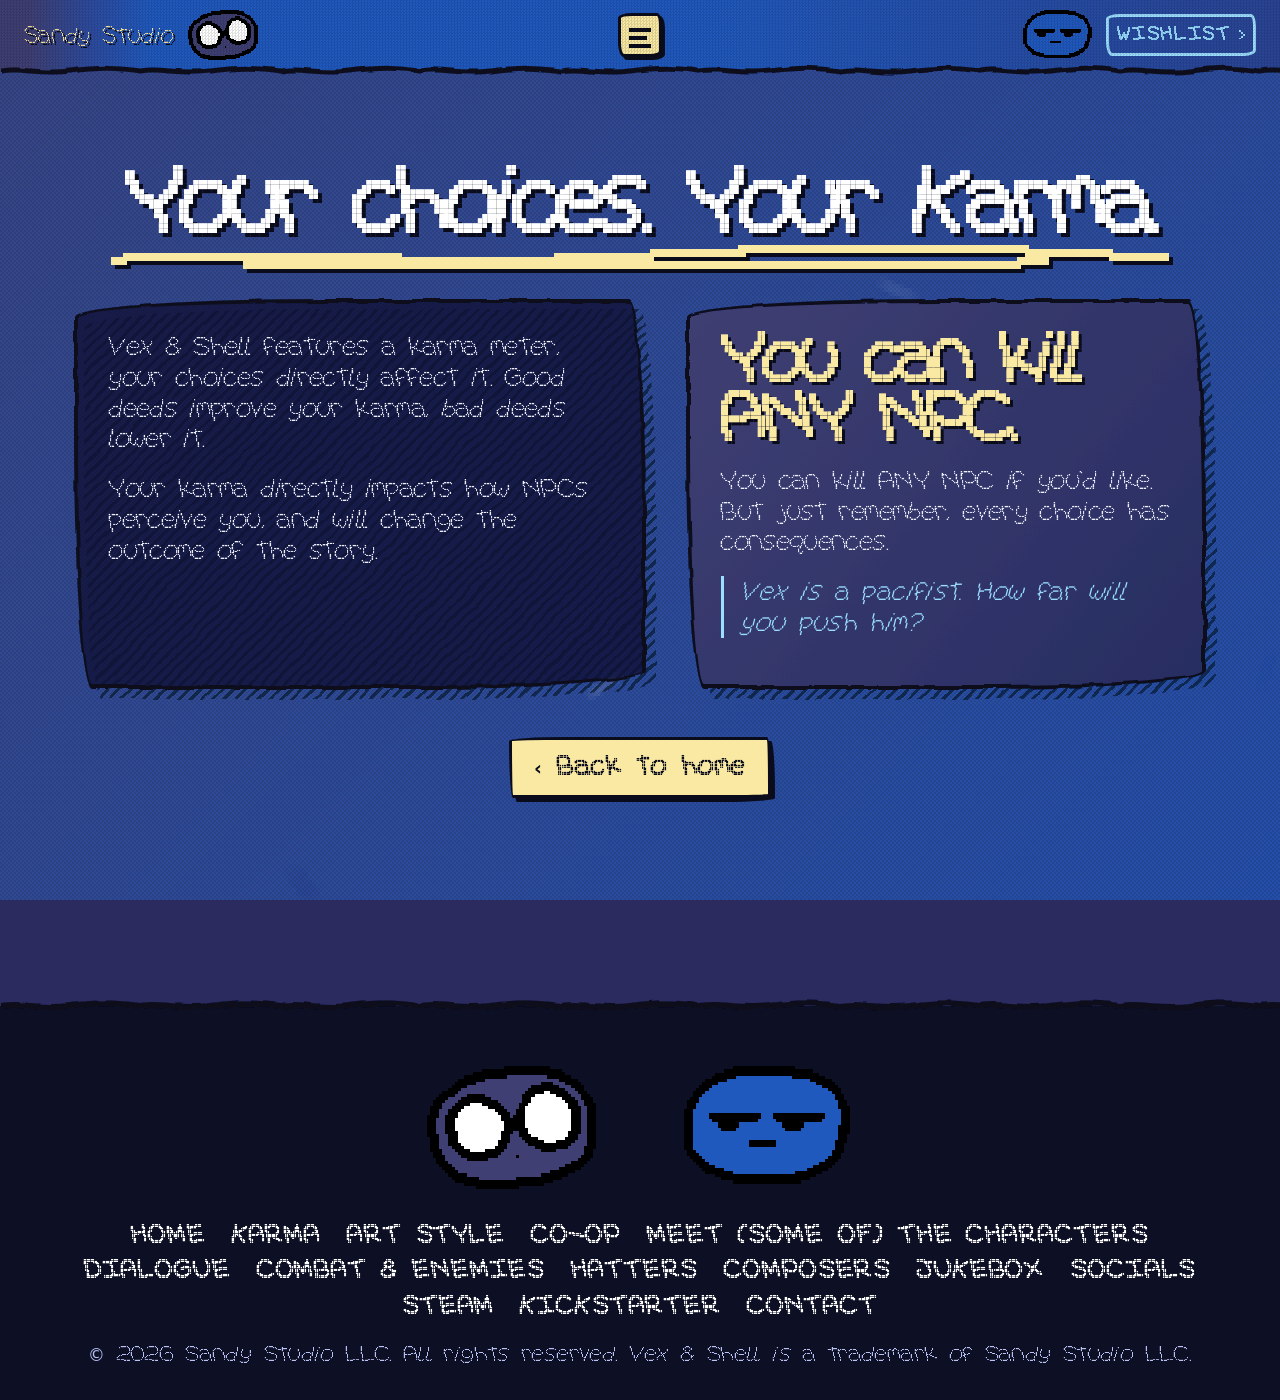
<file: about.html>
<!DOCTYPE html>
<html lang="en"><head><meta charset="UTF-8" /><meta name="viewport" content="width=device-width, initial-scale=1.0" />
<title>Karma — Vex &amp; Shell</title><meta name="description" content="Your choices, your Karma, and the story of Vex and Shell." /><meta name="theme-color" content="#3F3F73" />
<link rel="icon" type="image/webp" href="assets/Sprites/websiteTabLogo.webp" />
<link rel="stylesheet" href="css/styles.css" /><link rel="stylesheet" href="css/showcase.css" /><link rel="stylesheet" href="css/encounters.css" /><link rel="stylesheet" href="css/pages.css" />
<link rel="stylesheet" href="css/refinements.css" /><link rel="stylesheet" href="css/panel-textures.css" /><link rel="stylesheet" href="css/responsive.css" /></head><body class="detail-page" data-boil="0"><svg class="svg-defs" aria-hidden="true" focusable="false">
    <defs>
      <filter id="marker-ink" x="-5%" y="-5%" width="110%" height="110%" color-interpolation-filters="sRGB">
        <feTurbulence type="fractalNoise" baseFrequency="0.018 0.45" numOctaves="2" seed="8" result="grain" />
        <feColorMatrix in="grain" type="matrix" values=".12 0 0 0 0  .12 0 0 0 0  .12 0 0 0 0  0 0 0 0 1" />
        <feComposite in2="SourceAlpha" operator="in" result="strokes" />
        <feBlend in="SourceGraphic" in2="strokes" mode="screen" result="ink" />
        <feTurbulence type="fractalNoise" baseFrequency="0.035" numOctaves="2" seed="2" result="edge" />
        <feDisplacementMap in="ink" in2="edge" scale="5" xChannelSelector="R" yChannelSelector="G" />
      </filter>
      <filter id="rough-0" x="-5%" y="-5%" width="110%" height="110%">
        <feTurbulence type="fractalNoise" baseFrequency="0.035" numOctaves="2" seed="2" result="n" />
        <feDisplacementMap in="SourceGraphic" in2="n" scale="5" xChannelSelector="R" yChannelSelector="G" />
      </filter>
      <filter id="rough-1" x="-5%" y="-5%" width="110%" height="110%">
        <feTurbulence type="fractalNoise" baseFrequency="0.035" numOctaves="2" seed="9" result="n" />
        <feDisplacementMap in="SourceGraphic" in2="n" scale="5" xChannelSelector="R" yChannelSelector="G" />
      </filter>
      <filter id="rough-2" x="-5%" y="-5%" width="110%" height="110%">
        <feTurbulence type="fractalNoise" baseFrequency="0.035" numOctaves="2" seed="17" result="n" />
        <feDisplacementMap in="SourceGraphic" in2="n" scale="5" xChannelSelector="R" yChannelSelector="G" />
      </filter>
    </defs>
  </svg>
<canvas id="sketch-bg" aria-hidden="true"></canvas><div class="dither" aria-hidden="true"></div><a class="skip-link" href="#main-content">Skip to content</a>
<header class="site-header" id="top"><noscript><a href="index.html">Sandy Studio · Home</a></noscript></header><main id="main-content"><section class="section" aria-labelledby="karma-title"><header class="section__head"><h1 class="scribble-title" id="karma-title">Your choices. Your Karma.</h1></header>      <div class="karma-section" id="karma">
        <div class="karma-grid">
          <div class="panel sketch">
            <p id="karma-description"></p>
            <p id="karma-consequences"></p>
          </div>
          <div class="panel sketch karma-choice">
            <h4>You can kill ANY NPC.</h4>
            <p id="karma-freedom"></p>
            <p class="karma-hint" id="karma-vexHint"></p>
          </div>
        </div>
      </div>

</section></main><footer class="site-footer"><noscript>Sandy Studio LLC</noscript></footer>
<script src="js/config.js"></script>
<script src="js/showcase-content.js"></script>
<script src="js/site-chrome.js?v=contact"></script>
<script src="js/background.js"></script>
<script src="js/main.js?v=hatters-ring"></script>
<script src="js/portrait-animation.js"></script>
<script src="js/header-portraits.js"></script>
<script src="js/showcase.js"></script>
</body></html>
</file>
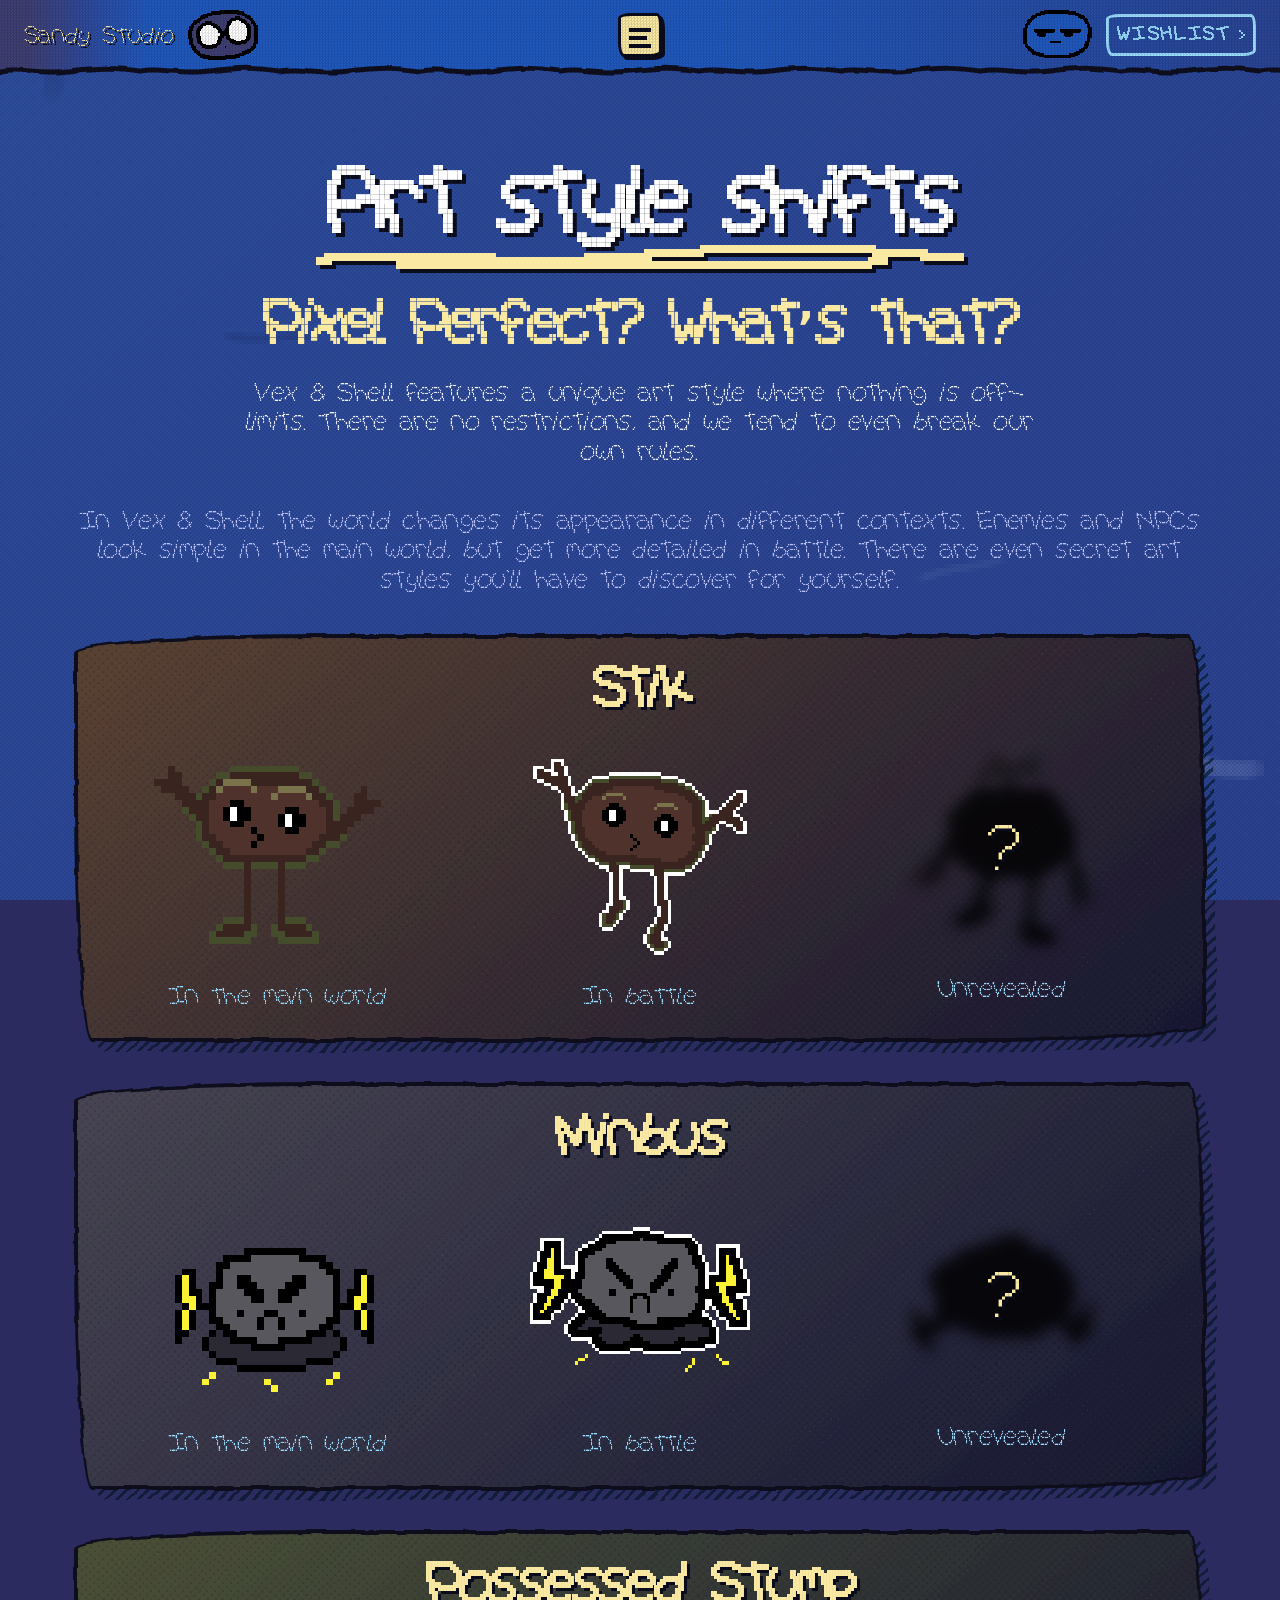
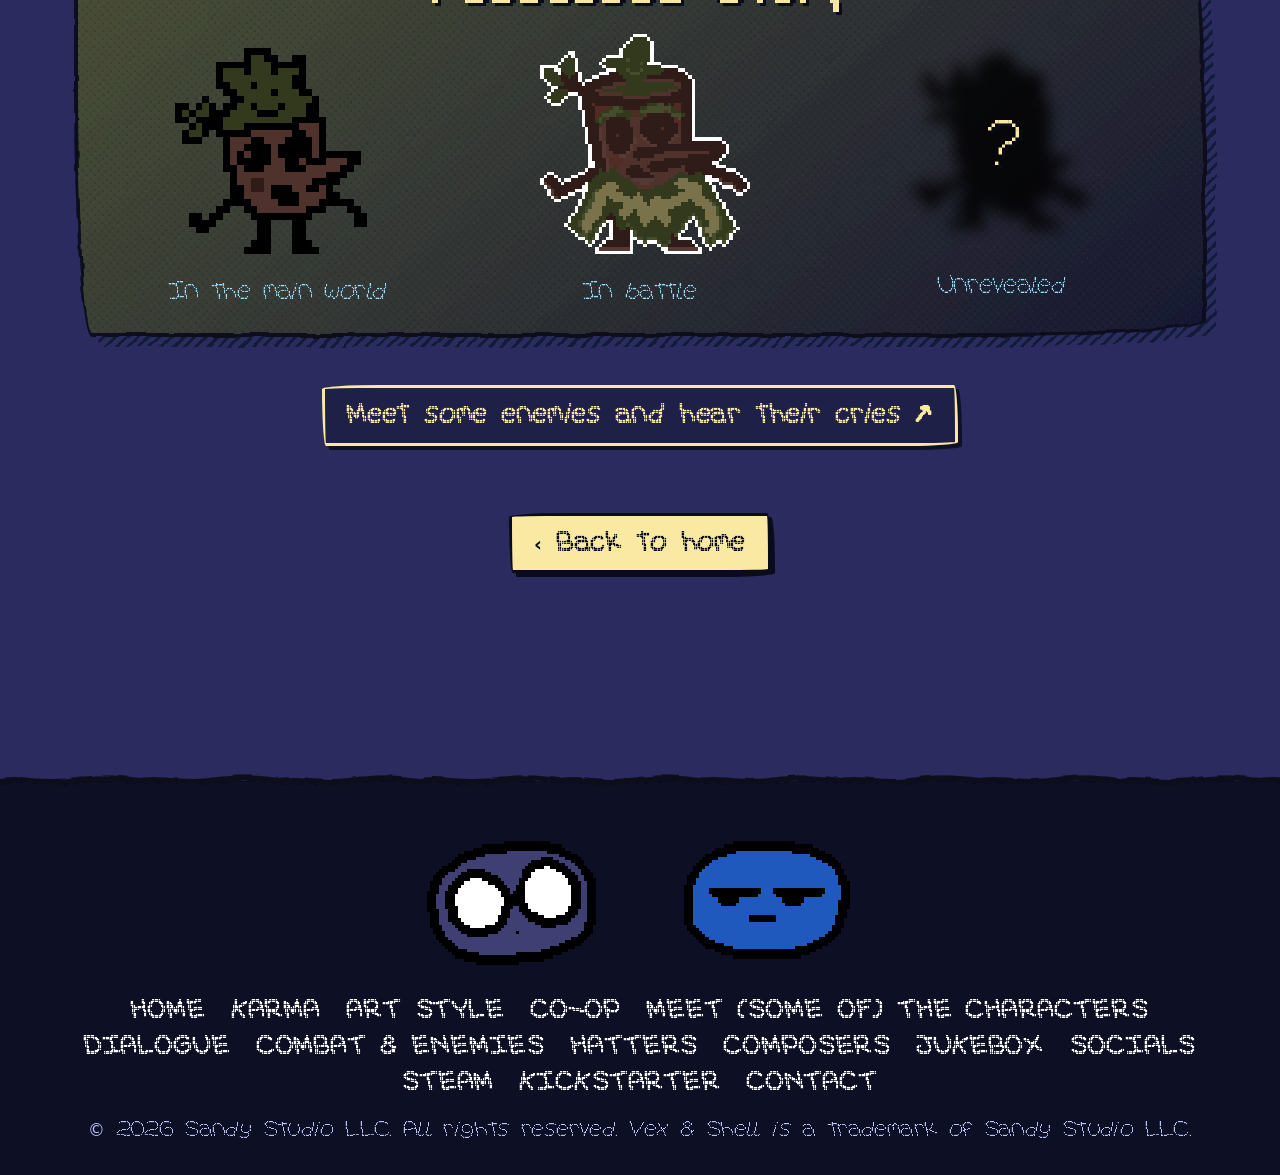
<file: art-style.html>
<!DOCTYPE html>
<html lang="en"><head><meta charset="UTF-8" /><meta name="viewport" content="width=device-width, initial-scale=1.0" />
<title>Art style shifts — Vex &amp; Shell</title><meta name="description" content="Discover the main world, battle sprites, and unrevealed art styles." /><meta name="theme-color" content="#3F3F73" />
<link rel="icon" type="image/webp" href="assets/Sprites/websiteTabLogo.webp" />
<link rel="stylesheet" href="css/styles.css" /><link rel="stylesheet" href="css/showcase.css" /><link rel="stylesheet" href="css/encounters.css" /><link rel="stylesheet" href="css/pages.css" />
<link rel="stylesheet" href="css/refinements.css" /><link rel="stylesheet" href="css/panel-textures.css" /><link rel="stylesheet" href="css/responsive.css" /></head><body class="detail-page" data-boil="0"><svg class="svg-defs" aria-hidden="true" focusable="false">
    <defs>
      <filter id="marker-ink" x="-5%" y="-5%" width="110%" height="110%" color-interpolation-filters="sRGB">
        <feTurbulence type="fractalNoise" baseFrequency="0.018 0.45" numOctaves="2" seed="8" result="grain" />
        <feColorMatrix in="grain" type="matrix" values=".12 0 0 0 0  .12 0 0 0 0  .12 0 0 0 0  0 0 0 0 1" />
        <feComposite in2="SourceAlpha" operator="in" result="strokes" />
        <feBlend in="SourceGraphic" in2="strokes" mode="screen" result="ink" />
        <feTurbulence type="fractalNoise" baseFrequency="0.035" numOctaves="2" seed="2" result="edge" />
        <feDisplacementMap in="ink" in2="edge" scale="5" xChannelSelector="R" yChannelSelector="G" />
      </filter>
      <filter id="rough-0" x="-5%" y="-5%" width="110%" height="110%">
        <feTurbulence type="fractalNoise" baseFrequency="0.035" numOctaves="2" seed="2" result="n" />
        <feDisplacementMap in="SourceGraphic" in2="n" scale="5" xChannelSelector="R" yChannelSelector="G" />
      </filter>
      <filter id="rough-1" x="-5%" y="-5%" width="110%" height="110%">
        <feTurbulence type="fractalNoise" baseFrequency="0.035" numOctaves="2" seed="9" result="n" />
        <feDisplacementMap in="SourceGraphic" in2="n" scale="5" xChannelSelector="R" yChannelSelector="G" />
      </filter>
      <filter id="rough-2" x="-5%" y="-5%" width="110%" height="110%">
        <feTurbulence type="fractalNoise" baseFrequency="0.035" numOctaves="2" seed="17" result="n" />
        <feDisplacementMap in="SourceGraphic" in2="n" scale="5" xChannelSelector="R" yChannelSelector="G" />
      </filter>
    </defs>
  </svg>
<canvas id="sketch-bg" aria-hidden="true"></canvas><div class="dither" aria-hidden="true"></div><a class="skip-link" href="#main-content">Skip to content</a>
<header class="site-header" id="top"><noscript><a href="index.html">Sandy Studio · Home</a></noscript></header><main id="main-content"><section class="section" aria-labelledby="art-style-title"><header class="section__head"><h1 class="scribble-title" id="art-style-title">Art style shifts</h1></header><div class="art-manifesto"><h2>Pixel Perfect? What’s that?</h2><p>Vex &amp; Shell features a unique art style where nothing is off-limits. There are no restrictions, and we tend to even break our own rules.</p></div><p class="showcase-intro" data-art-description></p><div class="style-roster" id="style-roster"></div><p class="section-link"><a class="btn btn--ghost" href="combat.html#enemies">Meet some enemies and hear their cries ↗</a></p></section></main><footer class="site-footer"><noscript>Sandy Studio LLC</noscript></footer>
<script src="js/config.js"></script>
<script src="js/showcase-content.js"></script>
<script src="js/site-chrome.js?v=contact"></script>
<script src="js/background.js"></script>
<script src="js/main.js?v=hatters-ring"></script>
<script src="js/portrait-animation.js"></script>
<script src="js/header-portraits.js"></script>
<script src="js/art-style.js"></script>

</body></html>
</file>
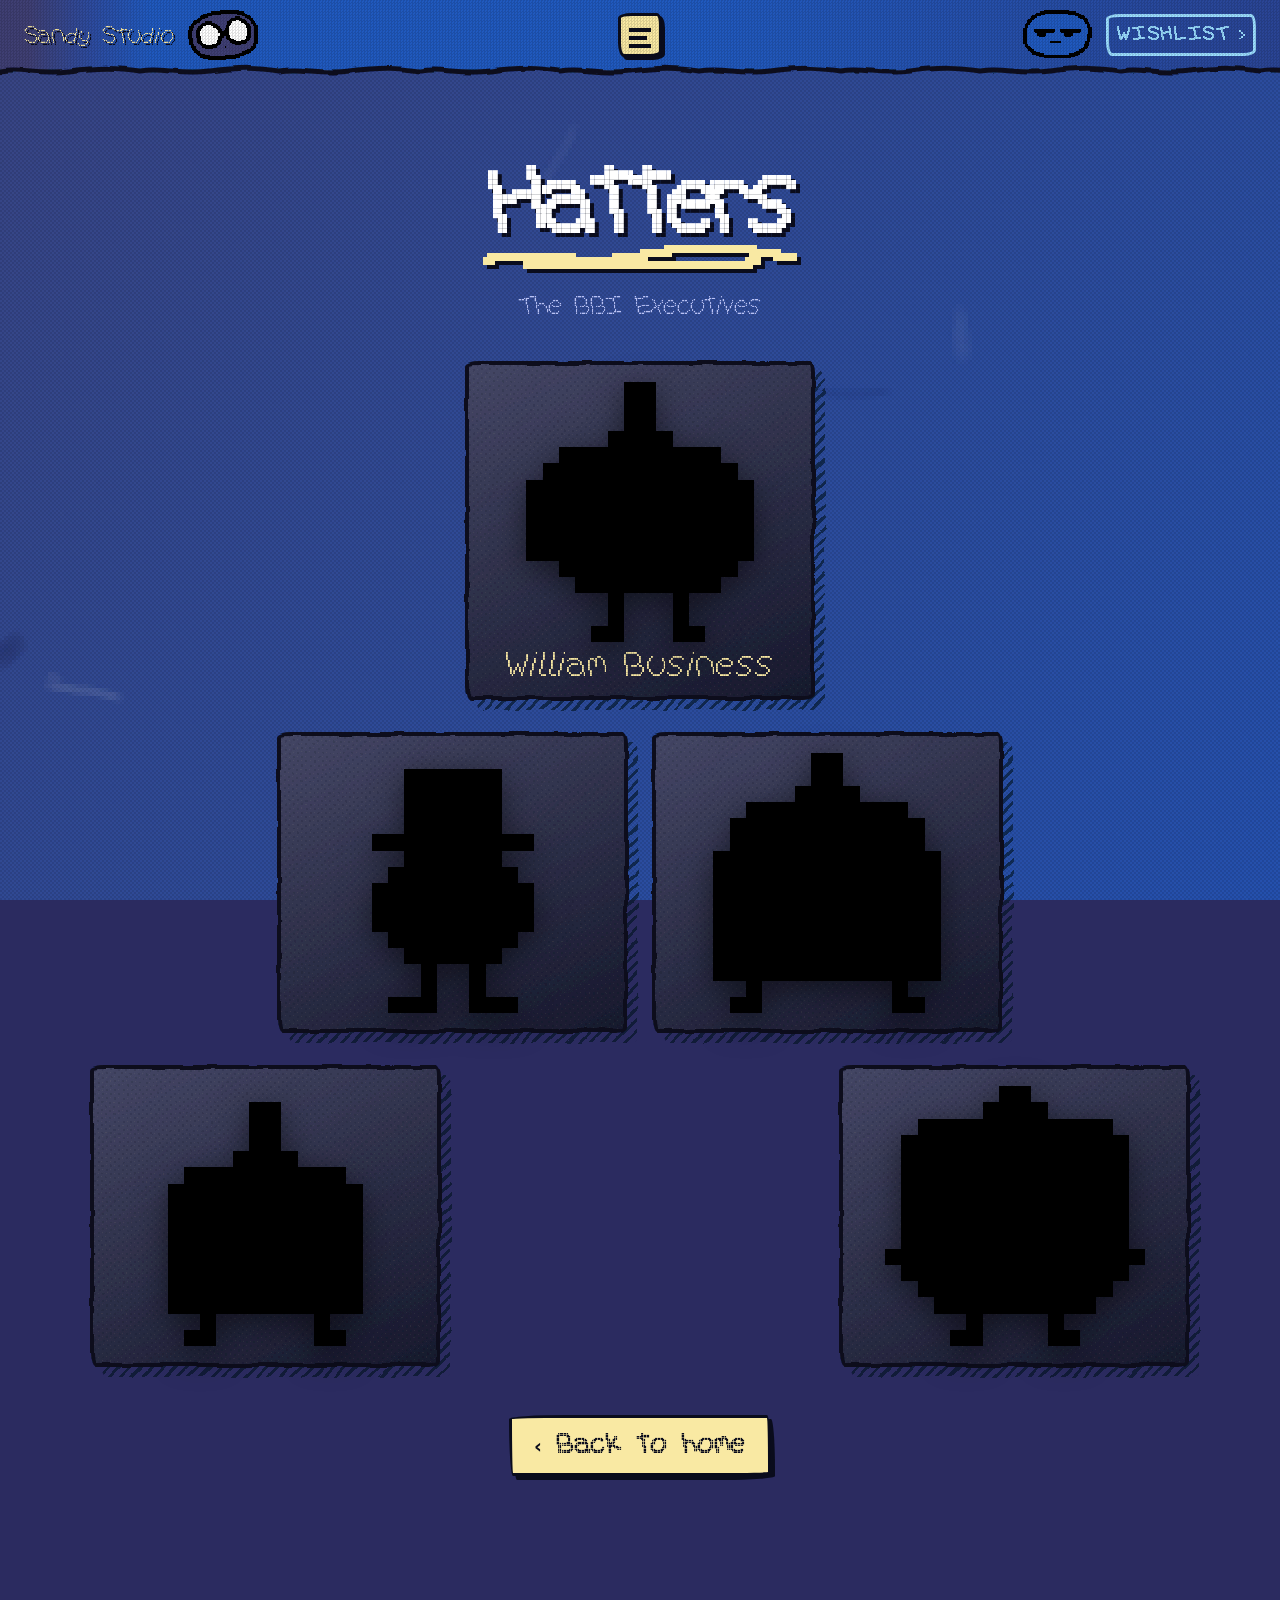
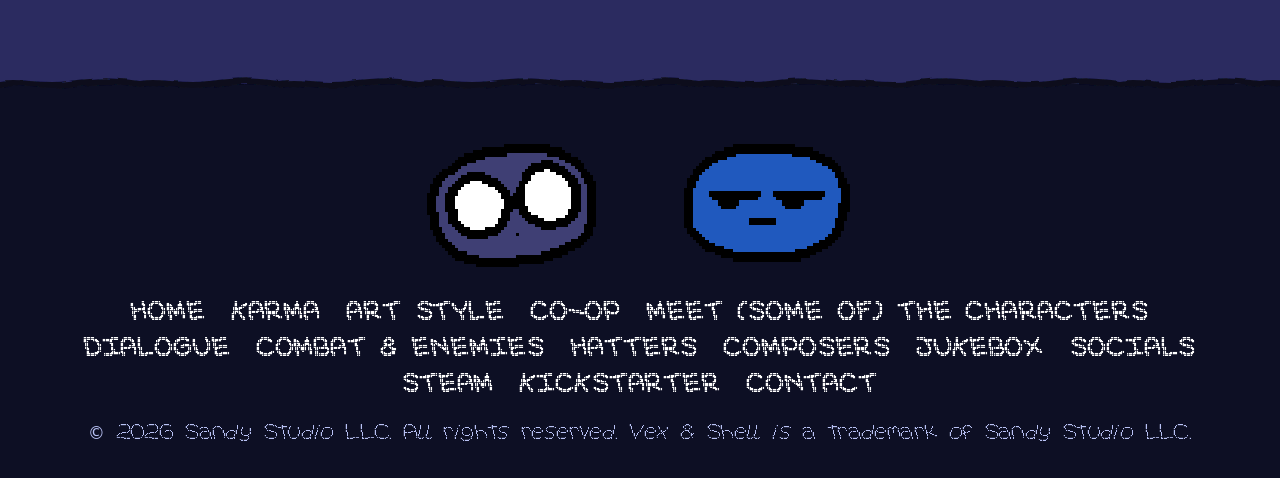
<file: bbi.html>
<!DOCTYPE html>
<html lang="en"><head><meta charset="UTF-8" /><meta name="viewport" content="width=device-width, initial-scale=1.0" />
<title>Hatters — Vex &amp; Shell</title><meta name="description" content="The Hatters and William Business, with their appearances still concealed." /><meta name="theme-color" content="#3F3F73" />
<link rel="icon" type="image/webp" href="assets/Sprites/websiteTabLogo.webp" />
<link rel="stylesheet" href="css/styles.css" /><link rel="stylesheet" href="css/showcase.css" /><link rel="stylesheet" href="css/encounters.css" /><link rel="stylesheet" href="css/pages.css" />
<link rel="stylesheet" href="css/refinements.css" /><link rel="stylesheet" href="css/bbi.css" /><link rel="stylesheet" href="css/panel-textures.css" /><link rel="stylesheet" href="css/responsive.css" /></head><body class="detail-page bbi-page" data-boil="0"><svg class="svg-defs" aria-hidden="true" focusable="false">
    <defs>
      <filter id="marker-ink" x="-5%" y="-5%" width="110%" height="110%" color-interpolation-filters="sRGB">
        <feTurbulence type="fractalNoise" baseFrequency="0.018 0.45" numOctaves="2" seed="8" result="grain" />
        <feColorMatrix in="grain" type="matrix" values=".12 0 0 0 0  .12 0 0 0 0  .12 0 0 0 0  0 0 0 0 1" />
        <feComposite in2="SourceAlpha" operator="in" result="strokes" />
        <feBlend in="SourceGraphic" in2="strokes" mode="screen" result="ink" />
        <feTurbulence type="fractalNoise" baseFrequency="0.035" numOctaves="2" seed="2" result="edge" />
        <feDisplacementMap in="ink" in2="edge" scale="5" xChannelSelector="R" yChannelSelector="G" />
      </filter>
      <filter id="rough-0" x="-5%" y="-5%" width="110%" height="110%">
        <feTurbulence type="fractalNoise" baseFrequency="0.035" numOctaves="2" seed="2" result="n" />
        <feDisplacementMap in="SourceGraphic" in2="n" scale="5" xChannelSelector="R" yChannelSelector="G" />
      </filter>
      <filter id="rough-1" x="-5%" y="-5%" width="110%" height="110%">
        <feTurbulence type="fractalNoise" baseFrequency="0.035" numOctaves="2" seed="9" result="n" />
        <feDisplacementMap in="SourceGraphic" in2="n" scale="5" xChannelSelector="R" yChannelSelector="G" />
      </filter>
      <filter id="rough-2" x="-5%" y="-5%" width="110%" height="110%">
        <feTurbulence type="fractalNoise" baseFrequency="0.035" numOctaves="2" seed="17" result="n" />
        <feDisplacementMap in="SourceGraphic" in2="n" scale="5" xChannelSelector="R" yChannelSelector="G" />
      </filter>
    </defs>
  </svg>
<canvas id="sketch-bg" aria-hidden="true"></canvas><div class="dither" aria-hidden="true"></div><a class="skip-link" href="#main-content">Skip to content</a>
<header class="site-header" id="top"><noscript><a href="index.html">Sandy Studio · Home</a></noscript></header><main id="main-content"><section class="section" id="bbi" aria-labelledby="bbi-title">
  <header class="section__head"><h1 class="scribble-title" id="bbi-title">Hatters</h1></header>
  <p class="showcase-intro">The BBI Executives</p>
  <ol class="hatter-pyramid" id="hatter-roster" aria-label="The BBI hierarchy"></ol>
</section></main><footer class="site-footer"><noscript>Sandy Studio LLC</noscript></footer>
<script src="js/config.js"></script><script src="js/showcase-content.js"></script><script src="js/site-chrome.js?v=contact"></script><script src="js/background.js"></script><script src="js/main.js?v=hatters-ring"></script><script src="js/portrait-animation.js"></script>
<script src="js/header-portraits.js"></script><script src="js/bbi.js"></script>
</body></html>
</file>
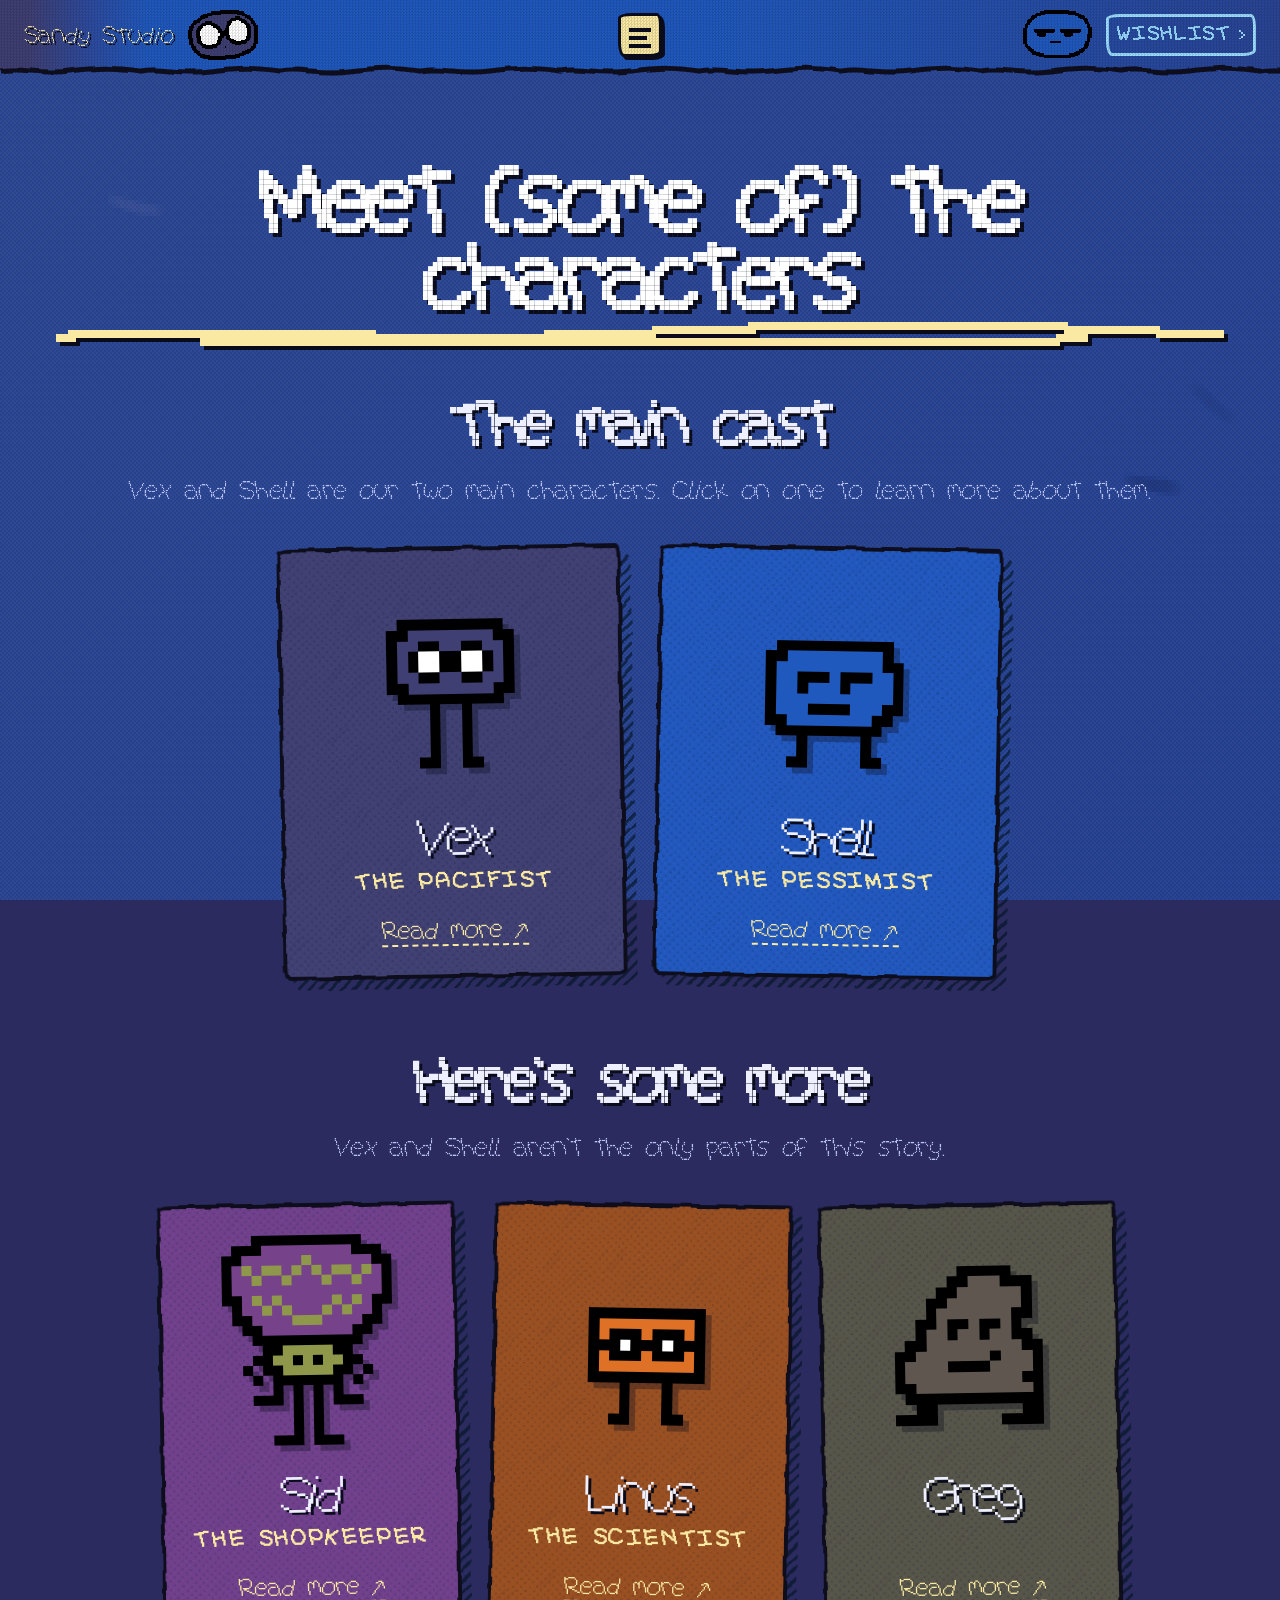
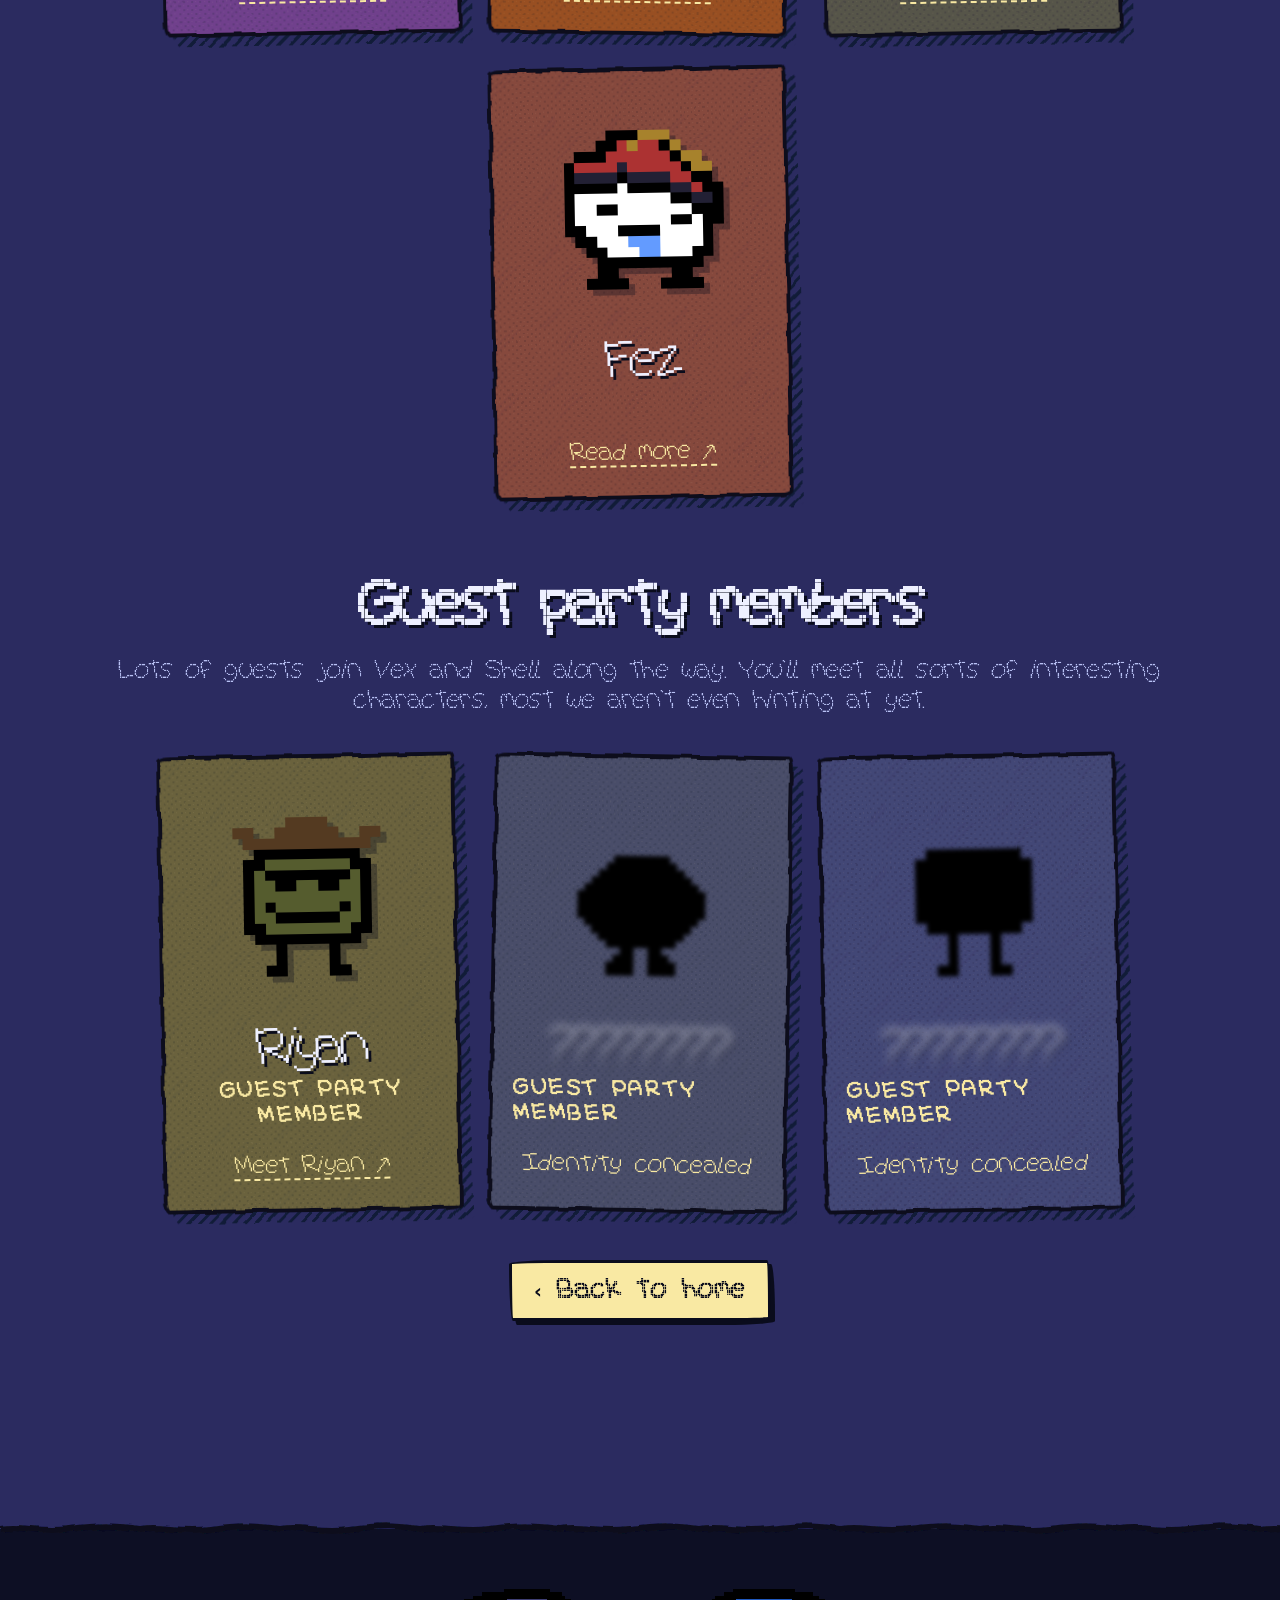
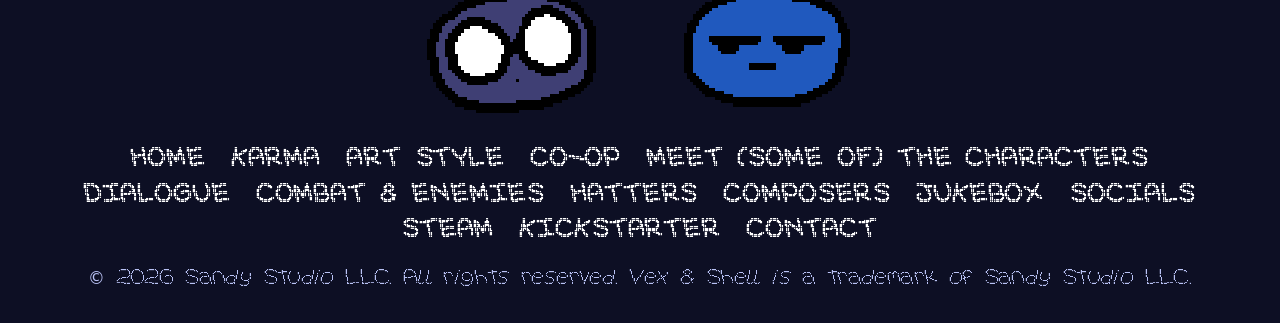
<file: characters.html>
<!DOCTYPE html>
<html lang="en"><head><meta charset="UTF-8" /><meta name="viewport" content="width=device-width, initial-scale=1.0" />
<title>Characters — Vex &amp; Shell</title><meta name="description" content="Meet (some of) the characters of Vex and Shell." /><meta name="theme-color" content="#3F3F73" />
<link rel="icon" type="image/webp" href="assets/Sprites/websiteTabLogo.webp" />
<link rel="stylesheet" href="css/styles.css" /><link rel="stylesheet" href="css/showcase.css" /><link rel="stylesheet" href="css/encounters.css" /><link rel="stylesheet" href="css/pages.css" />
<link rel="stylesheet" href="css/refinements.css" /><link rel="stylesheet" href="css/panel-textures.css" /><link rel="stylesheet" href="css/responsive.css" /></head><body class="detail-page" data-boil="0"><svg class="svg-defs" aria-hidden="true" focusable="false">
    <defs>
      <filter id="marker-ink" x="-5%" y="-5%" width="110%" height="110%" color-interpolation-filters="sRGB">
        <feTurbulence type="fractalNoise" baseFrequency="0.018 0.45" numOctaves="2" seed="8" result="grain" />
        <feColorMatrix in="grain" type="matrix" values=".12 0 0 0 0  .12 0 0 0 0  .12 0 0 0 0  0 0 0 0 1" />
        <feComposite in2="SourceAlpha" operator="in" result="strokes" />
        <feBlend in="SourceGraphic" in2="strokes" mode="screen" result="ink" />
        <feTurbulence type="fractalNoise" baseFrequency="0.035" numOctaves="2" seed="2" result="edge" />
        <feDisplacementMap in="ink" in2="edge" scale="5" xChannelSelector="R" yChannelSelector="G" />
      </filter>
      <filter id="rough-0" x="-5%" y="-5%" width="110%" height="110%">
        <feTurbulence type="fractalNoise" baseFrequency="0.035" numOctaves="2" seed="2" result="n" />
        <feDisplacementMap in="SourceGraphic" in2="n" scale="5" xChannelSelector="R" yChannelSelector="G" />
      </filter>
      <filter id="rough-1" x="-5%" y="-5%" width="110%" height="110%">
        <feTurbulence type="fractalNoise" baseFrequency="0.035" numOctaves="2" seed="9" result="n" />
        <feDisplacementMap in="SourceGraphic" in2="n" scale="5" xChannelSelector="R" yChannelSelector="G" />
      </filter>
      <filter id="rough-2" x="-5%" y="-5%" width="110%" height="110%">
        <feTurbulence type="fractalNoise" baseFrequency="0.035" numOctaves="2" seed="17" result="n" />
        <feDisplacementMap in="SourceGraphic" in2="n" scale="5" xChannelSelector="R" yChannelSelector="G" />
      </filter>
    </defs>
  </svg>
<canvas id="sketch-bg" aria-hidden="true"></canvas><div class="dither" aria-hidden="true"></div><a class="skip-link" href="#main-content">Skip to content</a>
<header class="site-header" id="top"><noscript><a href="index.html">Sandy Studio · Home</a></noscript></header><main id="main-content"><section class="section" id="characters" aria-labelledby="characters-title">
      <header class="section__head">
        <h1 id="characters-title" class="scribble-title">Meet (some of) the characters</h1>
      </header>
      <h2 class="subhead">The main cast</h2><p class="showcase-intro">Vex and Shell are our two main characters. Click on one to learn more about them.</p><div class="character-roster character-roster--main" id="main-character-roster"></div><h2 class="subhead">Here's some more</h2><p class="showcase-intro">Vex and Shell aren't the only parts of this story.</p>
      <div class="character-roster" id="character-roster"></div>
      <h2 class="subhead">Guest party members</h2>
      <p class="showcase-intro">Lots of guests join Vex and Shell along the way. You'll meet all sorts of interesting characters, most we aren't even hinting at yet.</p>
      <div class="character-roster" id="guest-roster"></div>
      <noscript><p>Enable JavaScript to explore the characters.</p></noscript>
    </section><dialog class="character-dialog" id="character-dialog" aria-labelledby="character-name">
      <div class="character-dialog__sheet">
        <div class="character-dialog__profile sketch">
          <button class="btn btn--outline character-dialog__close" id="character-close" type="button" aria-label="Close character">Close ×</button>
          <div class="character-dialog__stage">
            <img class="sprite" id="character-sprite" alt="" />
            <span class="character-dialog__emblem" id="character-emblem" hidden aria-hidden="true">BBI</span>
          </div>
          <div class="character-dialog__body">
            <p class="kicker" id="character-role"></p>
            <h2 id="character-name"></h2>
            <div class="character-dialog__description"><p id="character-description"></p></div>
          </div>
        </div>
      </div>
    </dialog></main><footer class="site-footer"><noscript>Sandy Studio LLC</noscript></footer>
<script src="js/config.js"></script>
<script src="js/showcase-content.js"></script>
<script src="js/site-chrome.js?v=contact"></script>
<script src="js/background.js"></script>
<script src="js/main.js?v=hatters-ring"></script>
<script src="js/portrait-animation.js"></script>
<script src="js/header-portraits.js"></script>
<script src="js/showcase.js?v=descriptions-only"></script>
</body></html>
</file>
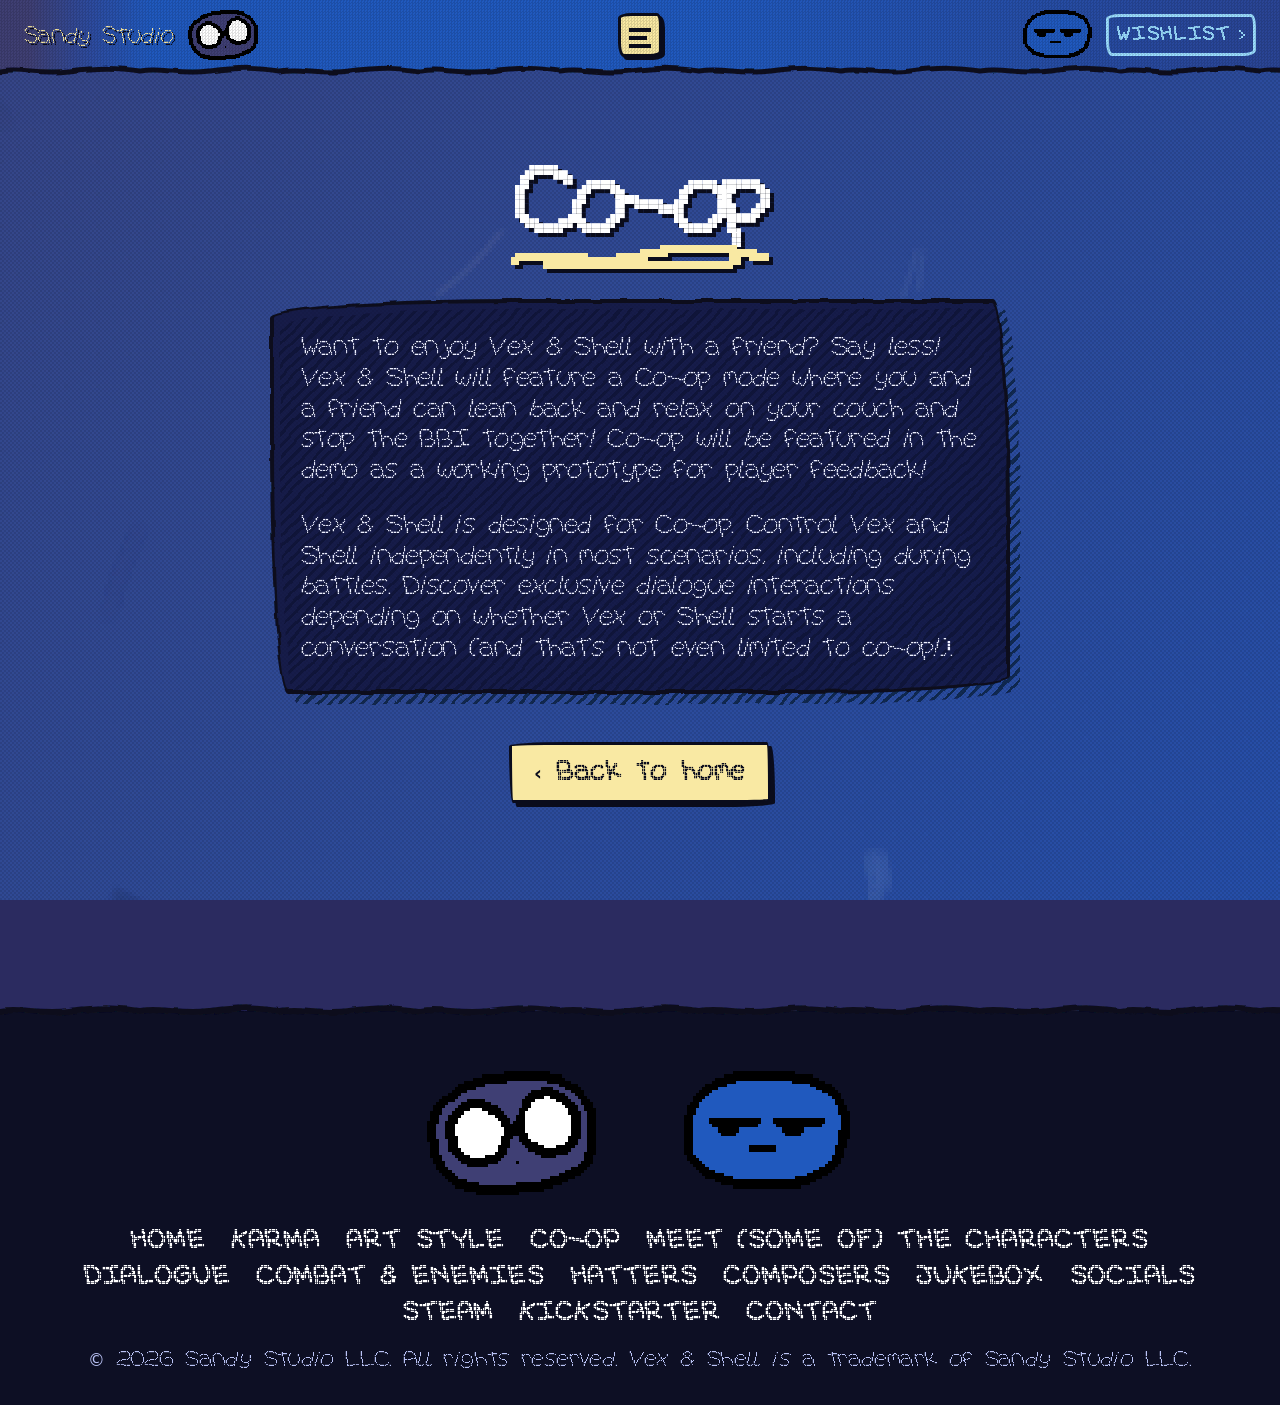
<file: coop.html>
<!DOCTYPE html>
<html lang="en"><head><meta charset="UTF-8" /><meta name="viewport" content="width=device-width, initial-scale=1.0" />
<title>Co-op — Vex &amp; Shell</title><meta name="description" content="Control Vex and Shell with a friend, battle independently, and discover different dialogue interactions." /><meta name="theme-color" content="#3F3F73" />
<link rel="icon" type="image/webp" href="assets/Sprites/websiteTabLogo.webp" />
<link rel="stylesheet" href="css/styles.css" /><link rel="stylesheet" href="css/showcase.css" /><link rel="stylesheet" href="css/encounters.css" /><link rel="stylesheet" href="css/pages.css" />
<link rel="stylesheet" href="css/refinements.css" /><link rel="stylesheet" href="css/explore-ring.css?v=radial-submenus" /><link rel="stylesheet" href="css/panel-textures.css" /><link rel="stylesheet" href="css/responsive.css" /></head><body class="detail-page" data-boil="0"><svg class="svg-defs" aria-hidden="true" focusable="false">
    <defs>
      <filter id="marker-ink" x="-5%" y="-5%" width="110%" height="110%" color-interpolation-filters="sRGB">
        <feTurbulence type="fractalNoise" baseFrequency="0.018 0.45" numOctaves="2" seed="8" result="grain" />
        <feColorMatrix in="grain" type="matrix" values=".12 0 0 0 0  .12 0 0 0 0  .12 0 0 0 0  0 0 0 0 1" />
        <feComposite in2="SourceAlpha" operator="in" result="strokes" />
        <feBlend in="SourceGraphic" in2="strokes" mode="screen" result="ink" />
        <feTurbulence type="fractalNoise" baseFrequency="0.035" numOctaves="2" seed="2" result="edge" />
        <feDisplacementMap in="ink" in2="edge" scale="5" xChannelSelector="R" yChannelSelector="G" />
      </filter>
      <filter id="rough-0" x="-5%" y="-5%" width="110%" height="110%">
        <feTurbulence type="fractalNoise" baseFrequency="0.035" numOctaves="2" seed="2" result="n" />
        <feDisplacementMap in="SourceGraphic" in2="n" scale="5" xChannelSelector="R" yChannelSelector="G" />
      </filter>
      <filter id="rough-1" x="-5%" y="-5%" width="110%" height="110%">
        <feTurbulence type="fractalNoise" baseFrequency="0.035" numOctaves="2" seed="9" result="n" />
        <feDisplacementMap in="SourceGraphic" in2="n" scale="5" xChannelSelector="R" yChannelSelector="G" />
      </filter>
      <filter id="rough-2" x="-5%" y="-5%" width="110%" height="110%">
        <feTurbulence type="fractalNoise" baseFrequency="0.035" numOctaves="2" seed="17" result="n" />
        <feDisplacementMap in="SourceGraphic" in2="n" scale="5" xChannelSelector="R" yChannelSelector="G" />
      </filter>
    </defs>
  </svg>
<canvas id="sketch-bg" aria-hidden="true"></canvas><div class="dither" aria-hidden="true"></div><a class="skip-link" href="#main-content">Skip to content</a>
<header class="site-header" id="top"><noscript><a href="index.html">Sandy Studio · Home</a></noscript></header><main id="main-content"><section class="section" aria-labelledby="coop-title">
  <header class="section__head"><h1 class="scribble-title" id="coop-title">Co-op</h1></header>
  <div class="panel sketch coop-copy">
    <p>Want to enjoy Vex &amp; Shell with a friend? Say less! Vex &amp; Shell will feature a Co-op mode where you and a friend can lean back and relax on your couch and stop the BBI together! Co-op will be featured in the demo as a working prototype for player feedback!</p>
    <p>Vex &amp; Shell is designed for Co-op. Control Vex and Shell independently in most scenarios, including during battles. Discover exclusive dialogue interactions depending on whether Vex or Shell starts a conversation (and that's not even limited to co-op!).</p>
  </div>
</section></main><footer class="site-footer"><noscript>Sandy Studio LLC</noscript></footer>
<script src="js/config.js"></script><script src="js/site-chrome.js?v=contact"></script><script src="js/background.js"></script><script src="js/main.js?v=hatters-ring"></script><script src="js/portrait-animation.js"></script>
<script src="js/header-portraits.js"></script>
</body></html>
</file>
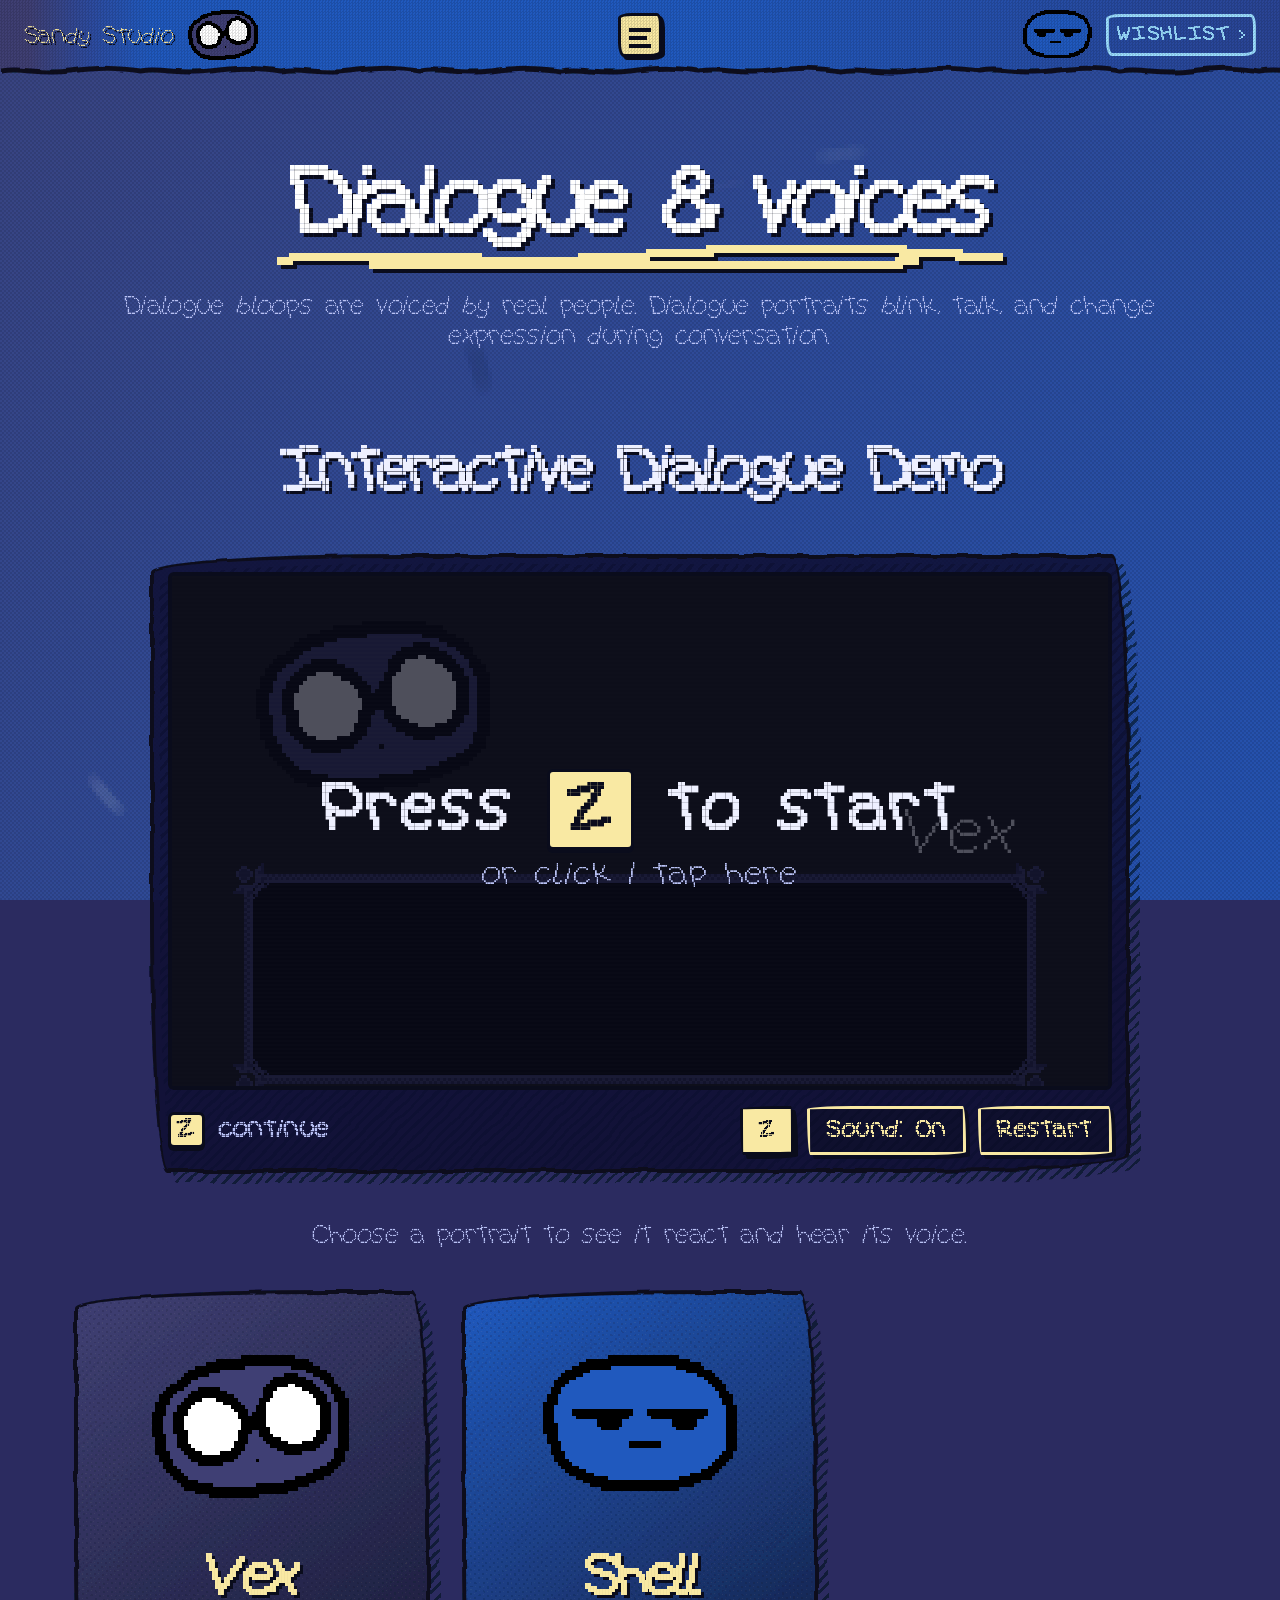
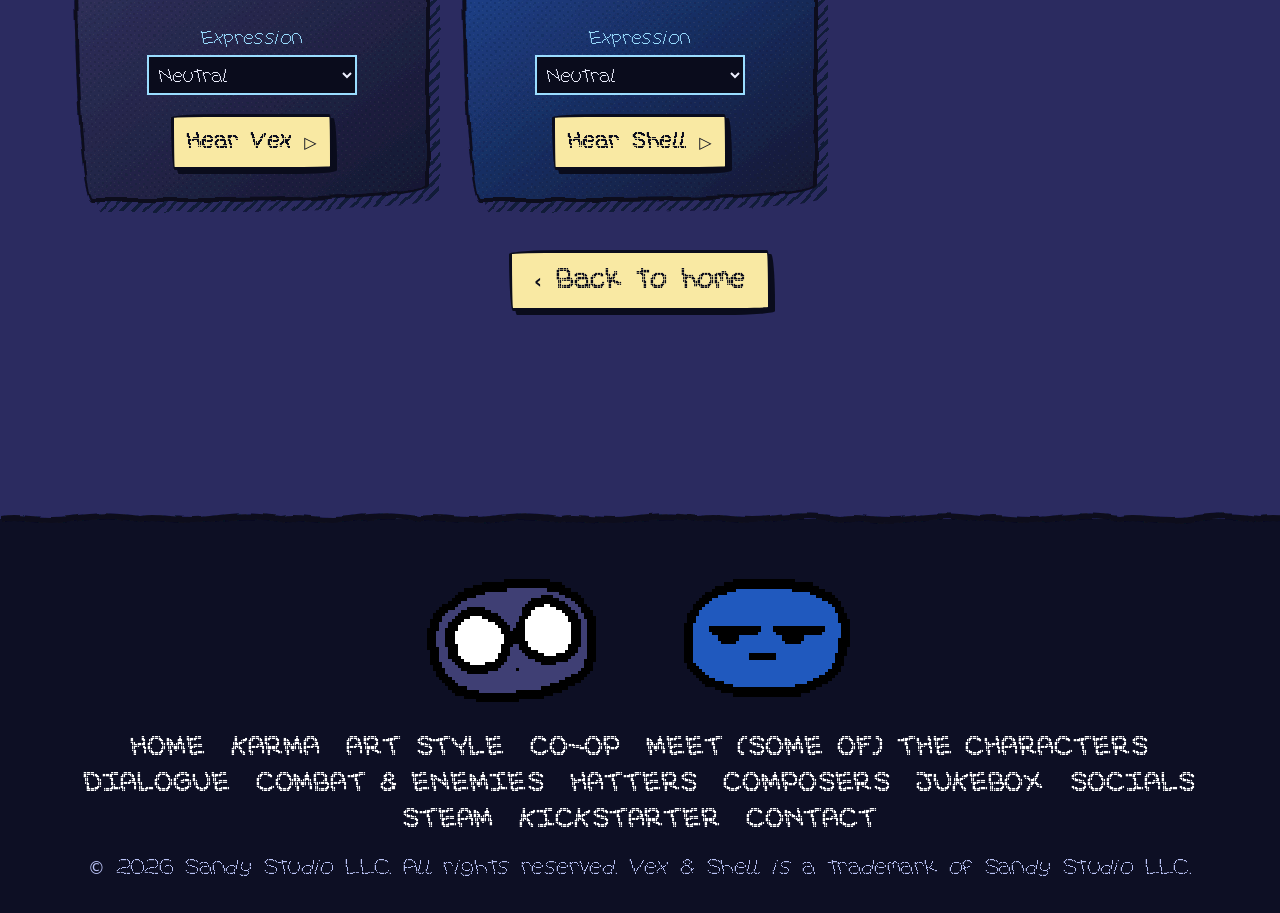
<file: dialogue.html>
<!DOCTYPE html>
<html lang="en"><head><meta charset="UTF-8" /><meta name="viewport" content="width=device-width, initial-scale=1.0" />
<title>Dialogue &amp; voices — Vex &amp; Shell</title><meta name="description" content="Human voices, animated portraits, and an interactive dialogue demo." /><meta name="theme-color" content="#3F3F73" />
<link rel="icon" type="image/webp" href="assets/Sprites/websiteTabLogo.webp" />
<link rel="stylesheet" href="css/styles.css" /><link rel="stylesheet" href="css/showcase.css" /><link rel="stylesheet" href="css/encounters.css" /><link rel="stylesheet" href="css/pages.css" />
<link rel="stylesheet" href="css/refinements.css" /><link rel="stylesheet" href="css/panel-textures.css" /><link rel="stylesheet" href="css/responsive.css" /></head><body class="detail-page" data-boil="0"><svg class="svg-defs" aria-hidden="true" focusable="false">
    <defs>
      <filter id="marker-ink" x="-5%" y="-5%" width="110%" height="110%" color-interpolation-filters="sRGB">
        <feTurbulence type="fractalNoise" baseFrequency="0.018 0.45" numOctaves="2" seed="8" result="grain" />
        <feColorMatrix in="grain" type="matrix" values=".12 0 0 0 0  .12 0 0 0 0  .12 0 0 0 0  0 0 0 0 1" />
        <feComposite in2="SourceAlpha" operator="in" result="strokes" />
        <feBlend in="SourceGraphic" in2="strokes" mode="screen" result="ink" />
        <feTurbulence type="fractalNoise" baseFrequency="0.035" numOctaves="2" seed="2" result="edge" />
        <feDisplacementMap in="ink" in2="edge" scale="5" xChannelSelector="R" yChannelSelector="G" />
      </filter>
      <filter id="rough-0" x="-5%" y="-5%" width="110%" height="110%">
        <feTurbulence type="fractalNoise" baseFrequency="0.035" numOctaves="2" seed="2" result="n" />
        <feDisplacementMap in="SourceGraphic" in2="n" scale="5" xChannelSelector="R" yChannelSelector="G" />
      </filter>
      <filter id="rough-1" x="-5%" y="-5%" width="110%" height="110%">
        <feTurbulence type="fractalNoise" baseFrequency="0.035" numOctaves="2" seed="9" result="n" />
        <feDisplacementMap in="SourceGraphic" in2="n" scale="5" xChannelSelector="R" yChannelSelector="G" />
      </filter>
      <filter id="rough-2" x="-5%" y="-5%" width="110%" height="110%">
        <feTurbulence type="fractalNoise" baseFrequency="0.035" numOctaves="2" seed="17" result="n" />
        <feDisplacementMap in="SourceGraphic" in2="n" scale="5" xChannelSelector="R" yChannelSelector="G" />
      </filter>
    </defs>
  </svg>
<canvas id="sketch-bg" aria-hidden="true"></canvas><div class="dither" aria-hidden="true"></div><a class="skip-link" href="#main-content">Skip to content</a>
<header class="site-header" id="top"><noscript><a href="index.html">Sandy Studio · Home</a></noscript></header><main id="main-content"><section class="section" aria-labelledby="dialogue-title"><header class="section__head"><h1 class="scribble-title" id="dialogue-title">Dialogue &amp; voices</h1></header><p class="showcase-intro" id="dialogue-description"></p><div class="demo-block" id="demo">
        <header class="section__head">
          <h2 class="subhead">Interactive Dialogue Demo</h2>
        </header>

        <div class="demo sketch">
          <div class="demo__screen" id="demo-screen" tabindex="0" role="group" aria-label="Dialogue demo. Press Z or click to continue.">
            <img class="demo__portrait" id="demo-portrait" src="assets/Sprites/vex_neutral.webp" alt="" width="800" height="480" />

            <div class="demo__bottom">
              <p class="demo__name" id="demo-name">Vex</p>
              <div class="demo__panel">
                <img class="demo__panel-art" src="assets/Sprites/techDemoDialoguePanel.png" alt="" width="291" height="83" />
                <p class="demo__text" id="demo-text" aria-hidden="true"></p>
                <span class="demo__next" id="demo-next" aria-hidden="true"></span>
              </div>
            </div>

            <div class="demo__start" id="demo-start">
              <p>Press <kbd>Z</kbd> to start</p>
              <p class="demo__start-sub">or click / tap here</p>
            </div>
          </div>

          <p class="sr-only" id="demo-live" aria-live="polite"></p>

          <div class="demo__controls">
            <p class="demo__hint" id="demo-hint"><kbd>Z</kbd> continue</p>
            <div class="demo__buttons">
              <button class="btn btn--primary demo__z" id="demo-advance" type="button">Z</button>
              <button class="btn btn--ghost" id="demo-sound" type="button" aria-pressed="true">Sound: On</button>
              <button class="btn btn--ghost" id="demo-restart" type="button">Restart</button>
            </div>
          </div>
        </div>
      </div><p class="showcase-intro">Choose a portrait to see it react and hear its voice.</p><div class="portrait-roster" id="portrait-roster"></div></section></main><footer class="site-footer"><noscript>Sandy Studio LLC</noscript></footer>
<script src="js/config.js"></script>
<script src="js/showcase-content.js"></script>
<script src="js/site-chrome.js?v=contact"></script>
<script src="js/background.js"></script>
<script src="js/main.js?v=hatters-ring"></script>
<script src="js/portrait-animation.js"></script>
<script src="js/header-portraits.js"></script>
<script src="js/dialogue-demo.js"></script>
<script src="js/portrait-showcase.js"></script>
</body></html>
</file>
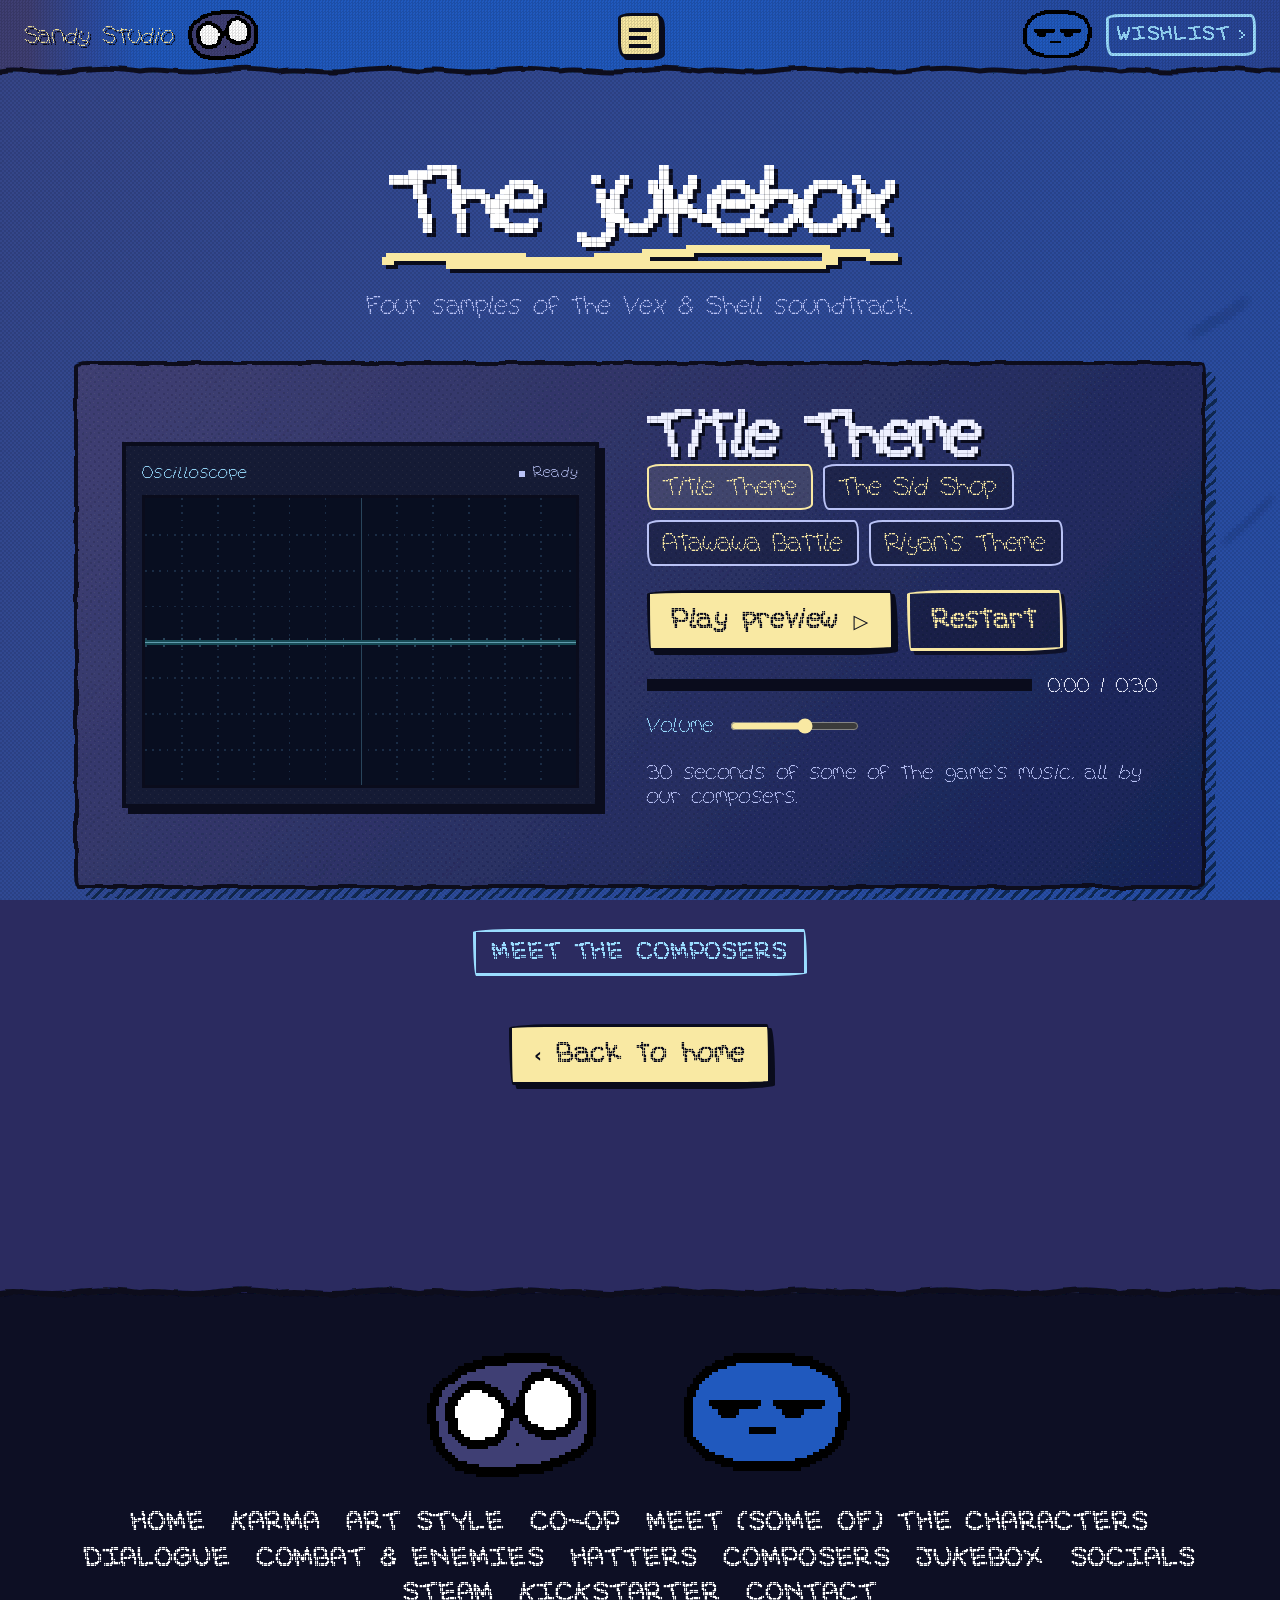
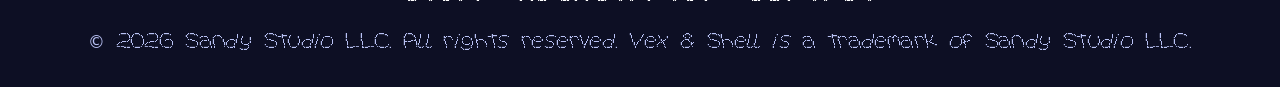
<file: jukebox.html>
<!DOCTYPE html>
<html lang="en"><head>
  <meta charset="UTF-8" /><meta name="viewport" content="width=device-width, initial-scale=1.0" />
  <title>Jukebox — Vex &amp; Shell</title><meta name="description" content="Listen to 30-second previews of the Vex &amp; Shell soundtrack." />
  <meta name="theme-color" content="#3F3F73" />
  <link rel="icon" type="image/webp" href="assets/Sprites/websiteTabLogo.webp" />
  <link rel="stylesheet" href="css/styles.css" /><link rel="stylesheet" href="css/showcase.css" />
  <link rel="stylesheet" href="css/encounters.css" /><link rel="stylesheet" href="css/pages.css" />
<link rel="stylesheet" href="css/refinements.css" /><link rel="stylesheet" href="css/explore-ring.css?v=radial-submenus" /><link rel="stylesheet" href="css/panel-textures.css" /><link rel="stylesheet" href="css/responsive.css" /></head><body class="detail-page music-page" data-boil="0">
  <svg class="svg-defs" aria-hidden="true" focusable="false">
    <defs>
      <filter id="marker-ink" x="-5%" y="-5%" width="110%" height="110%" color-interpolation-filters="sRGB">
        <feTurbulence type="fractalNoise" baseFrequency="0.018 0.45" numOctaves="2" seed="8" result="grain" />
        <feColorMatrix in="grain" type="matrix" values=".12 0 0 0 0  .12 0 0 0 0  .12 0 0 0 0  0 0 0 0 1" />
        <feComposite in2="SourceAlpha" operator="in" result="strokes" />
        <feBlend in="SourceGraphic" in2="strokes" mode="screen" result="ink" />
        <feTurbulence type="fractalNoise" baseFrequency="0.035" numOctaves="2" seed="2" result="edge" />
        <feDisplacementMap in="ink" in2="edge" scale="5" xChannelSelector="R" yChannelSelector="G" />
      </filter>
      <filter id="rough-0" x="-5%" y="-5%" width="110%" height="110%">
        <feTurbulence type="fractalNoise" baseFrequency="0.035" numOctaves="2" seed="2" result="n" />
        <feDisplacementMap in="SourceGraphic" in2="n" scale="5" xChannelSelector="R" yChannelSelector="G" />
      </filter>
      <filter id="rough-1" x="-5%" y="-5%" width="110%" height="110%">
        <feTurbulence type="fractalNoise" baseFrequency="0.035" numOctaves="2" seed="9" result="n" />
        <feDisplacementMap in="SourceGraphic" in2="n" scale="5" xChannelSelector="R" yChannelSelector="G" />
      </filter>
      <filter id="rough-2" x="-5%" y="-5%" width="110%" height="110%">
        <feTurbulence type="fractalNoise" baseFrequency="0.035" numOctaves="2" seed="17" result="n" />
        <feDisplacementMap in="SourceGraphic" in2="n" scale="5" xChannelSelector="R" yChannelSelector="G" />
      </filter>
    </defs>
  </svg>
  <canvas id="sketch-bg" aria-hidden="true"></canvas><div class="dither" aria-hidden="true"></div>
  <a class="skip-link" href="#main-content">Skip to content</a>
  <header class="site-header" id="top"><noscript><a href="index.html">Sandy Studio · Home</a></noscript></header>
  <main id="main-content">    <!-- ============ MUSIC: only short excerpt files belong here ============ -->
    <section class="section" aria-labelledby="preview-title"><header class="section__head"><h1 class="scribble-title" id="preview-title">The jukebox</h1></header>
      <p class="showcase-intro">Four samples of the Vex &amp; Shell soundtrack.</p>
      <div class="jukebox sketch" id="jukebox">
        <div class="jukebox__scope" aria-label="Music waveform oscilloscope">
          <div class="jukebox__scope-head"><span>Oscilloscope</span><span class="jukebox__scope-state" id="scope-state">Ready</span></div>
          <canvas class="jukebox__scope-screen" id="music-scope" width="240" height="160" aria-hidden="true"></canvas>
        </div>
        <div class="jukebox__body">
          <h3 id="music-track-title">Title Theme</h3>
          <div class="jukebox__tracks" id="music-tracks" aria-label="Choose a music preview"></div>
          <div class="jukebox__transport">
            <button class="btn btn--primary" id="music-play" type="button" aria-pressed="false">Play preview ▷</button>
            <button class="btn btn--ghost" id="music-restart" type="button">Restart</button>
          </div>
          <div class="jukebox__progress">
            <progress id="music-progress" value="0" max="30" aria-label="Music preview progress"></progress>
            <span id="music-time">0:00 / 0:30</span>
          </div>
          <label class="jukebox__volume">Volume <input id="music-volume" type="range" min="0" max="1" step="0.05" value="0.6" /></label>
          <p class="jukebox__note">30 seconds of some of the game's music, all by our composers.</p>
          <p class="jukebox__status" id="music-status" role="status"></p>
          <audio id="music-audio" preload="none"></audio>
        </div>
      </div>
<div class="music-page-links"><a class="btn btn--outline" href="music.html">Meet the composers</a></div></section>
</main>  <footer class="site-footer"><noscript>Sandy Studio LLC</noscript></footer>
  <script src="js/config.js"></script>
<script src="js/showcase-content.js"></script>
<script src="js/site-chrome.js?v=contact"></script>
<script src="js/background.js"></script>
<script src="js/main.js?v=hatters-ring"></script>
<script src="js/portrait-animation.js"></script>
<script src="js/header-portraits.js"></script>
<script src="js/social-icons.js"></script>
<script src="js/music.js"></script>
<script src="js/music-scope.js"></script>
</body></html>
</file>
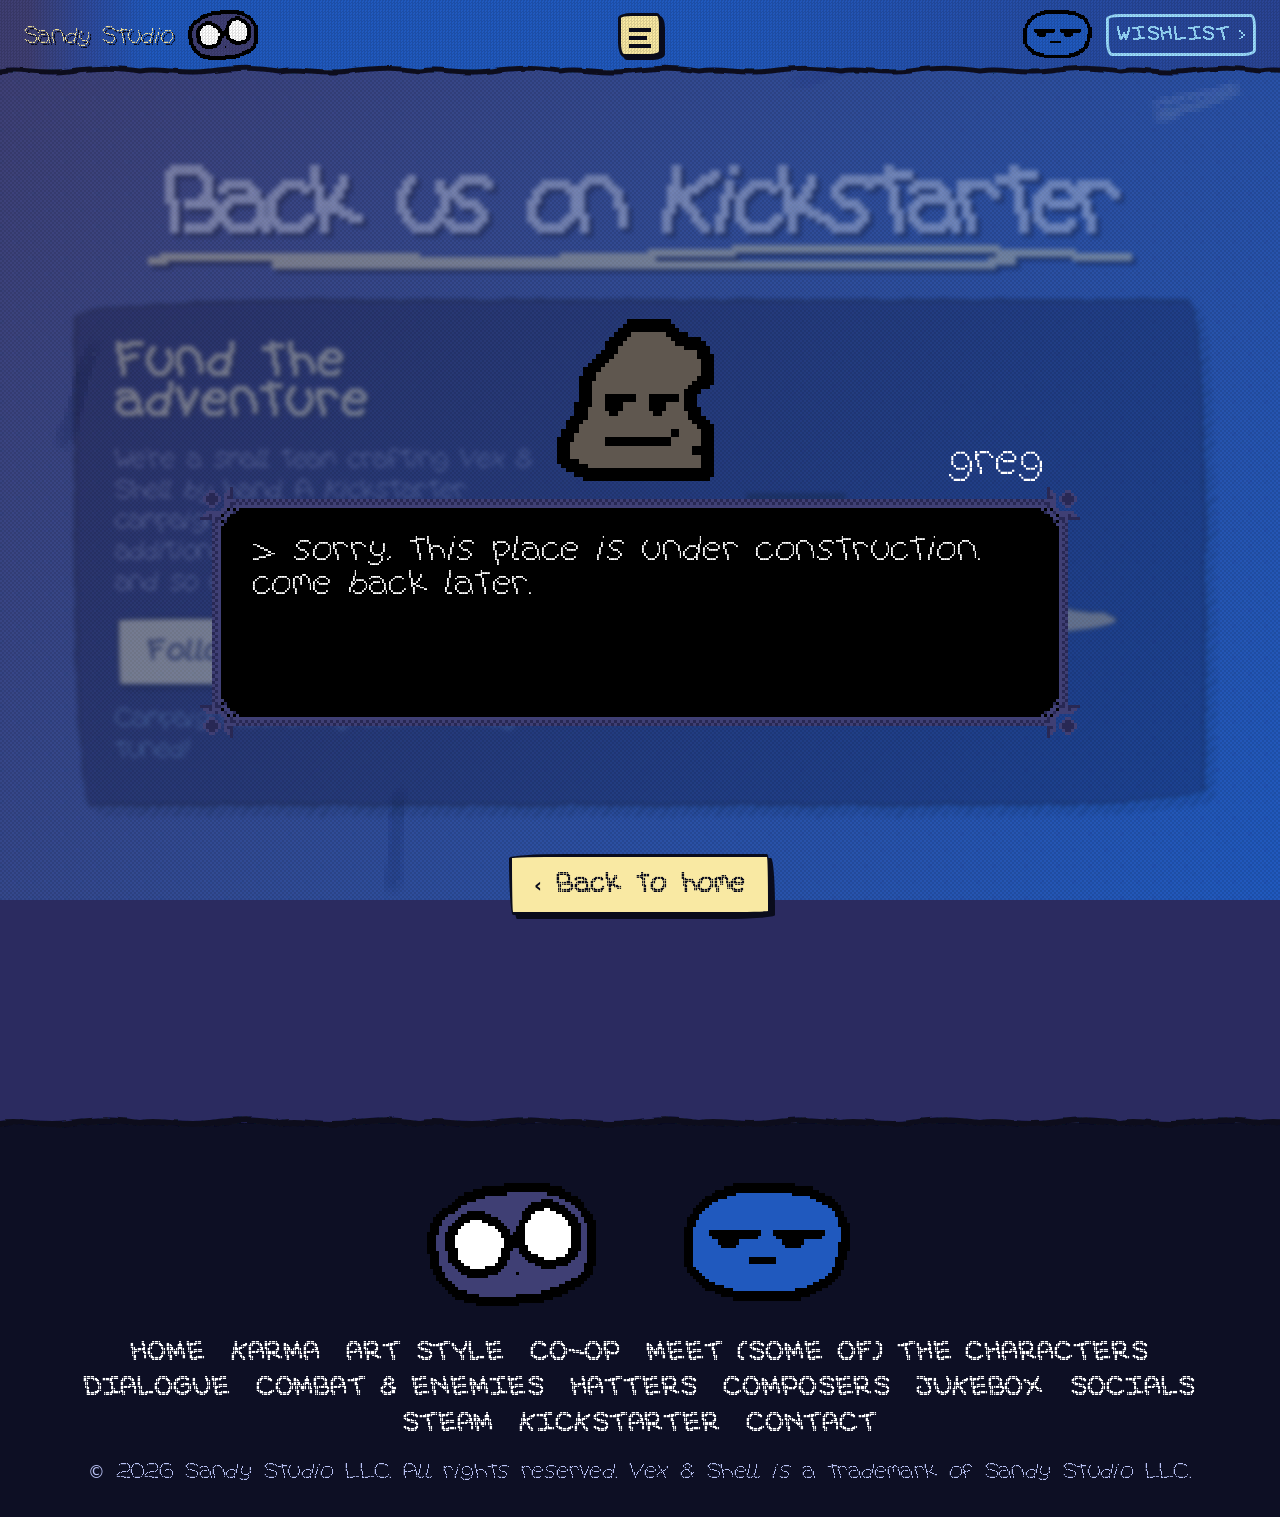
<file: kickstarter.html>
<!DOCTYPE html>
<html lang="en"><head><meta charset="UTF-8" /><meta name="viewport" content="width=device-width, initial-scale=1.0" />
<title>Kickstarter — Vex &amp; Shell</title><meta name="description" content="Support Vex and Shell." /><meta name="theme-color" content="#3F3F73" />
<link rel="icon" type="image/webp" href="assets/Sprites/websiteTabLogo.webp" />
<link rel="stylesheet" href="css/styles.css" /><link rel="stylesheet" href="css/showcase.css" /><link rel="stylesheet" href="css/encounters.css" /><link rel="stylesheet" href="css/pages.css" />
<link rel="stylesheet" href="css/refinements.css" /><link rel="stylesheet" href="css/panel-textures.css" /><link rel="stylesheet" href="css/responsive.css" /><link rel="stylesheet" href="css/construction.css" /></head><body class="detail-page" data-boil="0"><svg class="svg-defs" aria-hidden="true" focusable="false">
    <defs>
      <filter id="marker-ink" x="-5%" y="-5%" width="110%" height="110%" color-interpolation-filters="sRGB">
        <feTurbulence type="fractalNoise" baseFrequency="0.018 0.45" numOctaves="2" seed="8" result="grain" />
        <feColorMatrix in="grain" type="matrix" values=".12 0 0 0 0  .12 0 0 0 0  .12 0 0 0 0  0 0 0 0 1" />
        <feComposite in2="SourceAlpha" operator="in" result="strokes" />
        <feBlend in="SourceGraphic" in2="strokes" mode="screen" result="ink" />
        <feTurbulence type="fractalNoise" baseFrequency="0.035" numOctaves="2" seed="2" result="edge" />
        <feDisplacementMap in="ink" in2="edge" scale="5" xChannelSelector="R" yChannelSelector="G" />
      </filter>
      <filter id="rough-0" x="-5%" y="-5%" width="110%" height="110%">
        <feTurbulence type="fractalNoise" baseFrequency="0.035" numOctaves="2" seed="2" result="n" />
        <feDisplacementMap in="SourceGraphic" in2="n" scale="5" xChannelSelector="R" yChannelSelector="G" />
      </filter>
      <filter id="rough-1" x="-5%" y="-5%" width="110%" height="110%">
        <feTurbulence type="fractalNoise" baseFrequency="0.035" numOctaves="2" seed="9" result="n" />
        <feDisplacementMap in="SourceGraphic" in2="n" scale="5" xChannelSelector="R" yChannelSelector="G" />
      </filter>
      <filter id="rough-2" x="-5%" y="-5%" width="110%" height="110%">
        <feTurbulence type="fractalNoise" baseFrequency="0.035" numOctaves="2" seed="17" result="n" />
        <feDisplacementMap in="SourceGraphic" in2="n" scale="5" xChannelSelector="R" yChannelSelector="G" />
      </filter>
    </defs>
  </svg>
<canvas id="sketch-bg" aria-hidden="true"></canvas><div class="dither" aria-hidden="true"></div><a class="skip-link" href="#main-content">Skip to content</a>
<header class="site-header" id="top"><noscript><a href="index.html">Sandy Studio · Home</a></noscript></header><main id="main-content"><section inert aria-hidden="true" class="section construction-preview" id="kickstarter" aria-labelledby="ks-title">
      <header class="section__head">
        <h1 id="ks-title" class="scribble-title">Back us on Kickstarter</h1>
      </header>

      <div class="cta-panel cta-panel--reverse sketch">
        <div class="cta-panel__art cta-panel__art--sprites">
          <img class="sprite sprite--cta" src="assets/Sprites/vexSprite.webp" alt="" width="160" height="160" loading="lazy" />
          <img class="sprite sprite--cta" src="assets/Sprites/shellSprite.webp" alt="" width="160" height="160" loading="lazy" />
        </div>
        <div class="cta-panel__body">
          <h3>Fund the adventure</h3>
          <p>We're a small team crafting Vex &amp; Shell by hand. A Kickstarter campaign will allow us to add additional content, expand the OST, and so much more.</p>
          <a class="btn btn--primary btn--big" data-link="kickstarter" href="kickstarter.html" target="_blank" rel="noopener">Follow the campaign</a>
          <p class="fine-print" data-when-missing="kickstarter">Campaign launching soon — stay tuned!</p>
        </div>
      </div>
    </section><section class="construction-dialogue" aria-label="Greg says: sorry, this place is under construction. come back later.">
  <img class="construction-dialogue__portrait" src="assets/Sprites/greg_neutral.webp" alt="Greg" width="800" height="480" />
  <p class="construction-dialogue__name">greg</p>
  <div class="construction-dialogue__panel">
    <img class="construction-dialogue__frame" src="assets/Sprites/techDemoDialoguePanel.png" alt="" width="291" height="83" />
    <p class="construction-dialogue__text" aria-hidden="true">&gt; sorry, this place is under construction. come back later.</p>
  </div>
</section></main><footer class="site-footer"><noscript>Sandy Studio LLC</noscript></footer>
<script src="js/config.js"></script>
<script src="js/showcase-content.js"></script>
<script src="js/site-chrome.js?v=contact"></script>
<script src="js/background.js"></script>
<script src="js/main.js?v=hatters-ring"></script>
<script src="js/portrait-animation.js"></script>
<script src="js/header-portraits.js"></script>
<script src="js/construction.js?v=fast-silent"></script>
</body></html>
</file>
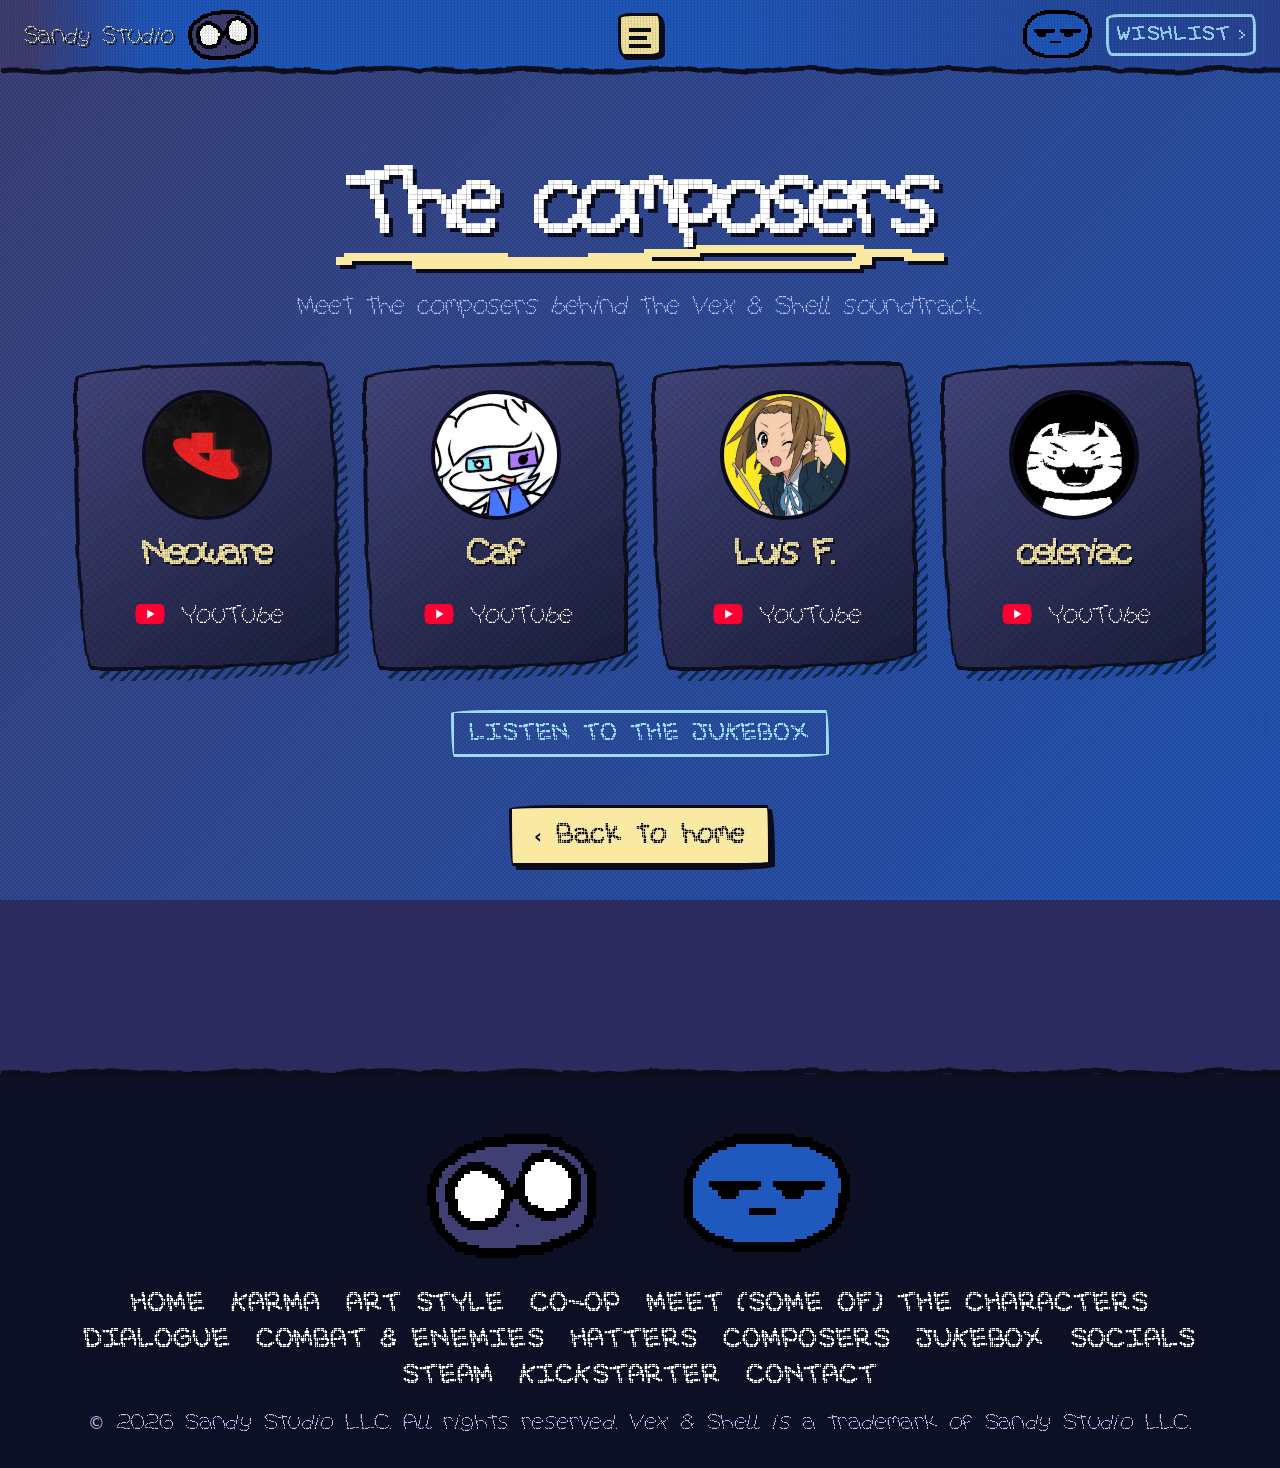
<file: music.html>
<!DOCTYPE html>
<html lang="en"><head>
  <meta charset="UTF-8" /><meta name="viewport" content="width=device-width, initial-scale=1.0" />
  <title>Composers — Vex &amp; Shell</title><meta name="description" content="Meet the composers behind the Vex &amp; Shell soundtrack." />
  <meta name="theme-color" content="#3F3F73" />
  <link rel="icon" type="image/webp" href="assets/Sprites/websiteTabLogo.webp" />
  <link rel="stylesheet" href="css/styles.css" /><link rel="stylesheet" href="css/showcase.css" />
  <link rel="stylesheet" href="css/encounters.css" /><link rel="stylesheet" href="css/pages.css" />
<link rel="stylesheet" href="css/refinements.css" /><link rel="stylesheet" href="css/explore-ring.css?v=radial-submenus" /><link rel="stylesheet" href="css/panel-textures.css" /><link rel="stylesheet" href="css/responsive.css" /></head><body class="detail-page music-page" data-boil="0">
  <svg class="svg-defs" aria-hidden="true" focusable="false">
    <defs>
      <filter id="marker-ink" x="-5%" y="-5%" width="110%" height="110%" color-interpolation-filters="sRGB">
        <feTurbulence type="fractalNoise" baseFrequency="0.018 0.45" numOctaves="2" seed="8" result="grain" />
        <feColorMatrix in="grain" type="matrix" values=".12 0 0 0 0  .12 0 0 0 0  .12 0 0 0 0  0 0 0 0 1" />
        <feComposite in2="SourceAlpha" operator="in" result="strokes" />
        <feBlend in="SourceGraphic" in2="strokes" mode="screen" result="ink" />
        <feTurbulence type="fractalNoise" baseFrequency="0.035" numOctaves="2" seed="2" result="edge" />
        <feDisplacementMap in="ink" in2="edge" scale="5" xChannelSelector="R" yChannelSelector="G" />
      </filter>
      <filter id="rough-0" x="-5%" y="-5%" width="110%" height="110%">
        <feTurbulence type="fractalNoise" baseFrequency="0.035" numOctaves="2" seed="2" result="n" />
        <feDisplacementMap in="SourceGraphic" in2="n" scale="5" xChannelSelector="R" yChannelSelector="G" />
      </filter>
      <filter id="rough-1" x="-5%" y="-5%" width="110%" height="110%">
        <feTurbulence type="fractalNoise" baseFrequency="0.035" numOctaves="2" seed="9" result="n" />
        <feDisplacementMap in="SourceGraphic" in2="n" scale="5" xChannelSelector="R" yChannelSelector="G" />
      </filter>
      <filter id="rough-2" x="-5%" y="-5%" width="110%" height="110%">
        <feTurbulence type="fractalNoise" baseFrequency="0.035" numOctaves="2" seed="17" result="n" />
        <feDisplacementMap in="SourceGraphic" in2="n" scale="5" xChannelSelector="R" yChannelSelector="G" />
      </filter>
    </defs>
  </svg>
  <canvas id="sketch-bg" aria-hidden="true"></canvas><div class="dither" aria-hidden="true"></div>
  <a class="skip-link" href="#main-content">Skip to content</a>
  <header class="site-header" id="top"><noscript><a href="index.html">Sandy Studio · Home</a></noscript></header>
  <main id="main-content">    <!-- ============ MUSIC: only short excerpt files belong here ============ -->
    <section class="section" id="music" aria-labelledby="music-title">
      <header class="section__head">
        <h1 id="music-title" class="scribble-title">The composers</h1>
      </header>
      <p class="showcase-intro" id="music-description"></p>
      <div class="people-grid" id="composer-roster"></div>
      <div class="music-page-links"><a class="btn btn--outline" href="jukebox.html">Listen to the jukebox</a></div>
    </section>
</main>  <footer class="site-footer"><noscript>Sandy Studio LLC</noscript></footer>
  <script src="js/config.js"></script>
<script src="js/showcase-content.js"></script>
<script src="js/site-chrome.js?v=contact"></script>
<script src="js/background.js"></script>
<script src="js/main.js?v=hatters-ring"></script>
<script src="js/portrait-animation.js"></script>
<script src="js/header-portraits.js"></script>
<script src="js/social-icons.js"></script>
<script src="js/music-credits.js"></script>
</body></html>
</file>
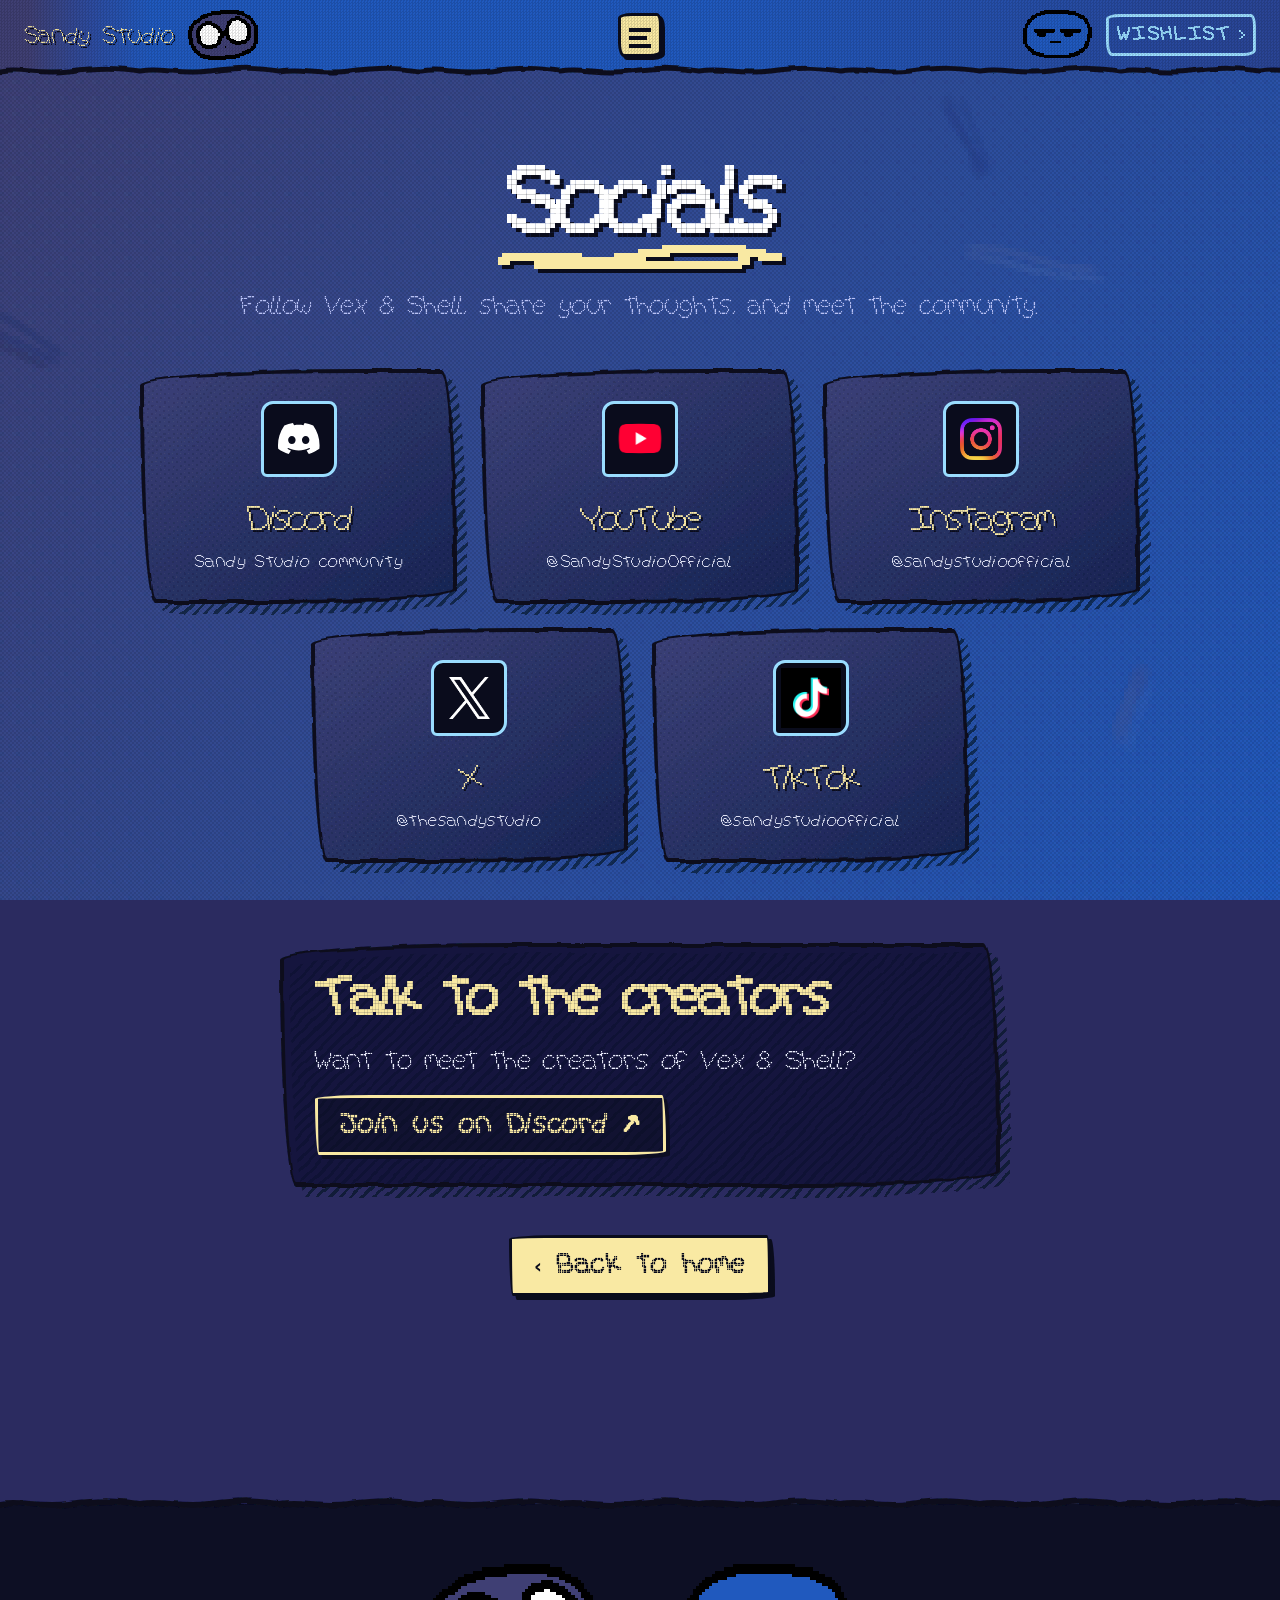
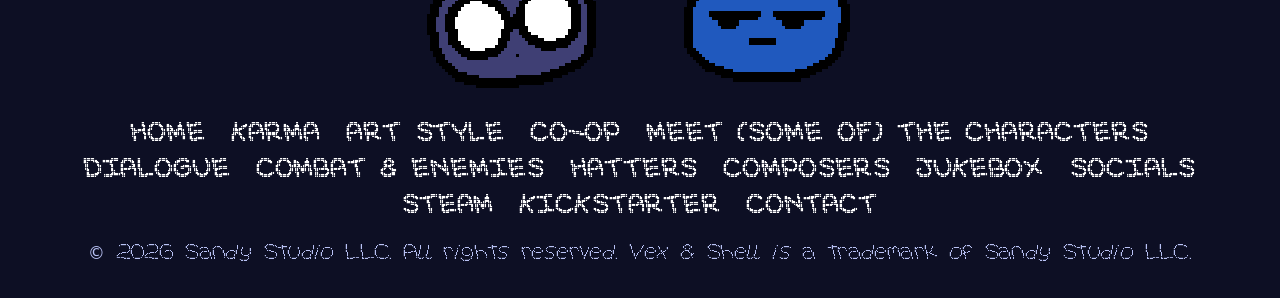
<file: socials.html>
<!DOCTYPE html>
<html lang="en"><head><meta charset="UTF-8" /><meta name="viewport" content="width=device-width, initial-scale=1.0" />
<title>Socials — Vex &amp; Shell</title><meta name="description" content="Follow Vex and Shell and talk to the creators, veks and Therv." /><meta name="theme-color" content="#3F3F73" />
<link rel="icon" type="image/webp" href="assets/Sprites/websiteTabLogo.webp" />
<link rel="stylesheet" href="css/styles.css" /><link rel="stylesheet" href="css/showcase.css" /><link rel="stylesheet" href="css/encounters.css" /><link rel="stylesheet" href="css/pages.css" />
<link rel="stylesheet" href="css/refinements.css" /><link rel="stylesheet" href="css/panel-textures.css" /><link rel="stylesheet" href="css/responsive.css" /></head><body class="detail-page" data-boil="0"><svg class="svg-defs" aria-hidden="true" focusable="false">
    <defs>
      <filter id="marker-ink" x="-5%" y="-5%" width="110%" height="110%" color-interpolation-filters="sRGB">
        <feTurbulence type="fractalNoise" baseFrequency="0.018 0.45" numOctaves="2" seed="8" result="grain" />
        <feColorMatrix in="grain" type="matrix" values=".12 0 0 0 0  .12 0 0 0 0  .12 0 0 0 0  0 0 0 0 1" />
        <feComposite in2="SourceAlpha" operator="in" result="strokes" />
        <feBlend in="SourceGraphic" in2="strokes" mode="screen" result="ink" />
        <feTurbulence type="fractalNoise" baseFrequency="0.035" numOctaves="2" seed="2" result="edge" />
        <feDisplacementMap in="ink" in2="edge" scale="5" xChannelSelector="R" yChannelSelector="G" />
      </filter>
      <filter id="rough-0" x="-5%" y="-5%" width="110%" height="110%">
        <feTurbulence type="fractalNoise" baseFrequency="0.035" numOctaves="2" seed="2" result="n" />
        <feDisplacementMap in="SourceGraphic" in2="n" scale="5" xChannelSelector="R" yChannelSelector="G" />
      </filter>
      <filter id="rough-1" x="-5%" y="-5%" width="110%" height="110%">
        <feTurbulence type="fractalNoise" baseFrequency="0.035" numOctaves="2" seed="9" result="n" />
        <feDisplacementMap in="SourceGraphic" in2="n" scale="5" xChannelSelector="R" yChannelSelector="G" />
      </filter>
      <filter id="rough-2" x="-5%" y="-5%" width="110%" height="110%">
        <feTurbulence type="fractalNoise" baseFrequency="0.035" numOctaves="2" seed="17" result="n" />
        <feDisplacementMap in="SourceGraphic" in2="n" scale="5" xChannelSelector="R" yChannelSelector="G" />
      </filter>
    </defs>
  </svg>
<canvas id="sketch-bg" aria-hidden="true"></canvas><div class="dither" aria-hidden="true"></div><a class="skip-link" href="#main-content">Skip to content</a>
<header class="site-header" id="top"><noscript><a href="index.html">Sandy Studio · Home</a></noscript></header><main id="main-content"><section class="section" aria-labelledby="socials-title"><header class="section__head"><h1 class="scribble-title" id="socials-title">Socials</h1></header><p class="showcase-intro">Follow Vex &amp; Shell, share your thoughts, and meet the community.</p><div class="social-links" id="social-links"></div><p class="showcase-intro" id="socials-pending" hidden>Community links will be added here soon.</p><section class="panel sketch creator-contact" id="creators"><h2>Talk to the creators</h2><p>Want to meet the creators of Vex &amp; Shell?</p><a class="btn btn--ghost" id="creator-discord" hidden>Join us on Discord ↗</a><p id="creator-discord-pending">Discord invite coming soon.</p></section></section></main><footer class="site-footer"><noscript>Sandy Studio LLC</noscript></footer>
<script src="js/config.js"></script>
<script src="js/showcase-content.js"></script>
<script src="js/site-chrome.js?v=contact"></script>
<script src="js/background.js"></script>
<script src="js/main.js?v=hatters-ring"></script>
<script src="js/portrait-animation.js"></script>
<script src="js/header-portraits.js"></script>
<script src="js/social-icons.js"></script>
<script src="js/socials.js"></script>
</body></html>
</file>
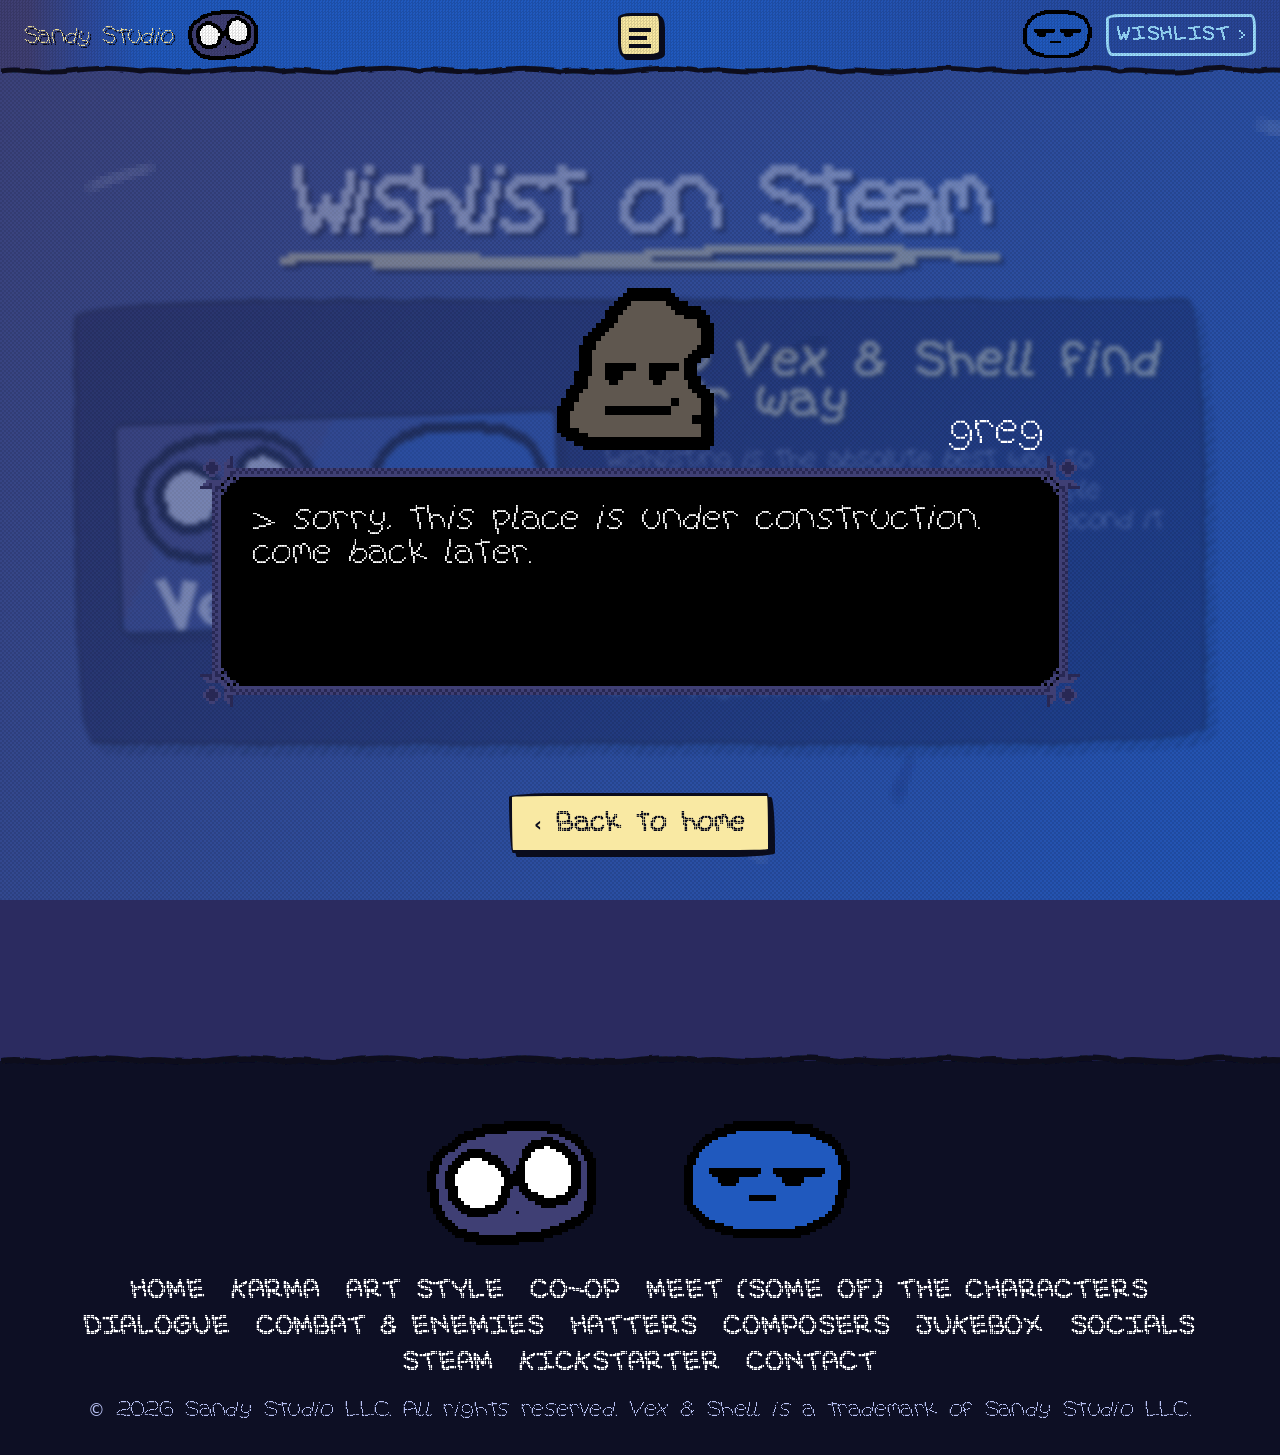
<file: steam.html>
<!DOCTYPE html>
<html lang="en"><head><meta charset="UTF-8" /><meta name="viewport" content="width=device-width, initial-scale=1.0" />
<title>Steam — Vex &amp; Shell</title><meta name="description" content="Support Vex and Shell." /><meta name="theme-color" content="#3F3F73" />
<link rel="icon" type="image/webp" href="assets/Sprites/websiteTabLogo.webp" />
<link rel="stylesheet" href="css/styles.css" /><link rel="stylesheet" href="css/showcase.css" /><link rel="stylesheet" href="css/encounters.css" /><link rel="stylesheet" href="css/pages.css" />
<link rel="stylesheet" href="css/refinements.css" /><link rel="stylesheet" href="css/panel-textures.css" /><link rel="stylesheet" href="css/responsive.css" /><link rel="stylesheet" href="css/construction.css" /></head><body class="detail-page" data-boil="0"><svg class="svg-defs" aria-hidden="true" focusable="false">
    <defs>
      <filter id="marker-ink" x="-5%" y="-5%" width="110%" height="110%" color-interpolation-filters="sRGB">
        <feTurbulence type="fractalNoise" baseFrequency="0.018 0.45" numOctaves="2" seed="8" result="grain" />
        <feColorMatrix in="grain" type="matrix" values=".12 0 0 0 0  .12 0 0 0 0  .12 0 0 0 0  0 0 0 0 1" />
        <feComposite in2="SourceAlpha" operator="in" result="strokes" />
        <feBlend in="SourceGraphic" in2="strokes" mode="screen" result="ink" />
        <feTurbulence type="fractalNoise" baseFrequency="0.035" numOctaves="2" seed="2" result="edge" />
        <feDisplacementMap in="ink" in2="edge" scale="5" xChannelSelector="R" yChannelSelector="G" />
      </filter>
      <filter id="rough-0" x="-5%" y="-5%" width="110%" height="110%">
        <feTurbulence type="fractalNoise" baseFrequency="0.035" numOctaves="2" seed="2" result="n" />
        <feDisplacementMap in="SourceGraphic" in2="n" scale="5" xChannelSelector="R" yChannelSelector="G" />
      </filter>
      <filter id="rough-1" x="-5%" y="-5%" width="110%" height="110%">
        <feTurbulence type="fractalNoise" baseFrequency="0.035" numOctaves="2" seed="9" result="n" />
        <feDisplacementMap in="SourceGraphic" in2="n" scale="5" xChannelSelector="R" yChannelSelector="G" />
      </filter>
      <filter id="rough-2" x="-5%" y="-5%" width="110%" height="110%">
        <feTurbulence type="fractalNoise" baseFrequency="0.035" numOctaves="2" seed="17" result="n" />
        <feDisplacementMap in="SourceGraphic" in2="n" scale="5" xChannelSelector="R" yChannelSelector="G" />
      </filter>
    </defs>
  </svg>
<canvas id="sketch-bg" aria-hidden="true"></canvas><div class="dither" aria-hidden="true"></div><a class="skip-link" href="#main-content">Skip to content</a>
<header class="site-header" id="top"><noscript><a href="index.html">Sandy Studio · Home</a></noscript></header><main id="main-content"><section inert aria-hidden="true" class="section construction-preview" id="steam" aria-labelledby="steam-title">
      <header class="section__head">
        <h1 id="steam-title" class="scribble-title">Wishlist on Steam</h1>
      </header>

      <div class="cta-panel sketch">
        <div class="cta-panel__art">
          <img src="assets/logo.png" alt="" loading="lazy" />
        </div>
        <div class="cta-panel__body">
          <h3>Help Vex &amp; Shell find their way</h3>
          <p>Wishlisting is the absolute best way to support the game. It tells Steam people care and makes sure you hear the second it launches.</p>
          <a class="btn btn--primary btn--big" data-link="steam" href="steam.html" target="_blank" rel="noopener">
            <svg class="btn__icon" viewBox="0 0 24 24" aria-hidden="true"><path fill="currentColor" d="M12 2a10 10 0 0 0-9.96 9.04l5.35 2.21a2.83 2.83 0 0 1 1.6-.49l2.39-3.46v-.05a3.78 3.78 0 1 1 3.78 3.78h-.09l-3.4 2.43a2.84 2.84 0 0 1-5.62.6L2.3 14.5A10 10 0 1 0 12 2Zm-4.37 15.17-1.23-.51a2.13 2.13 0 1 0 1.17-2.9l1.27.52a1.57 1.57 0 1 1-1.21 2.89Zm9.52-7.64a2.52 2.52 0 1 0-2.52 2.52 2.52 2.52 0 0 0 2.52-2.52Zm-4.4 0a1.89 1.89 0 1 1 1.89 1.89 1.89 1.89 0 0 1-1.9-1.89Z"/></svg>
            Wishlist now
          </a>
          <p class="fine-print" data-when-missing="steam">Steam page coming soon!</p>
        </div>
      </div>
    </section><section class="construction-dialogue" aria-label="Greg says: sorry, this place is under construction. come back later.">
  <img class="construction-dialogue__portrait" src="assets/Sprites/greg_neutral.webp" alt="Greg" width="800" height="480" />
  <p class="construction-dialogue__name">greg</p>
  <div class="construction-dialogue__panel">
    <img class="construction-dialogue__frame" src="assets/Sprites/techDemoDialoguePanel.png" alt="" width="291" height="83" />
    <p class="construction-dialogue__text" aria-hidden="true">&gt; sorry, this place is under construction. come back later.</p>
  </div>
</section></main><footer class="site-footer"><noscript>Sandy Studio LLC</noscript></footer>
<script src="js/config.js"></script>
<script src="js/showcase-content.js"></script>
<script src="js/site-chrome.js?v=contact"></script>
<script src="js/background.js"></script>
<script src="js/main.js?v=hatters-ring"></script>
<script src="js/portrait-animation.js"></script>
<script src="js/header-portraits.js"></script>
<script src="js/construction.js?v=fast-silent"></script>
</body></html>
</file>
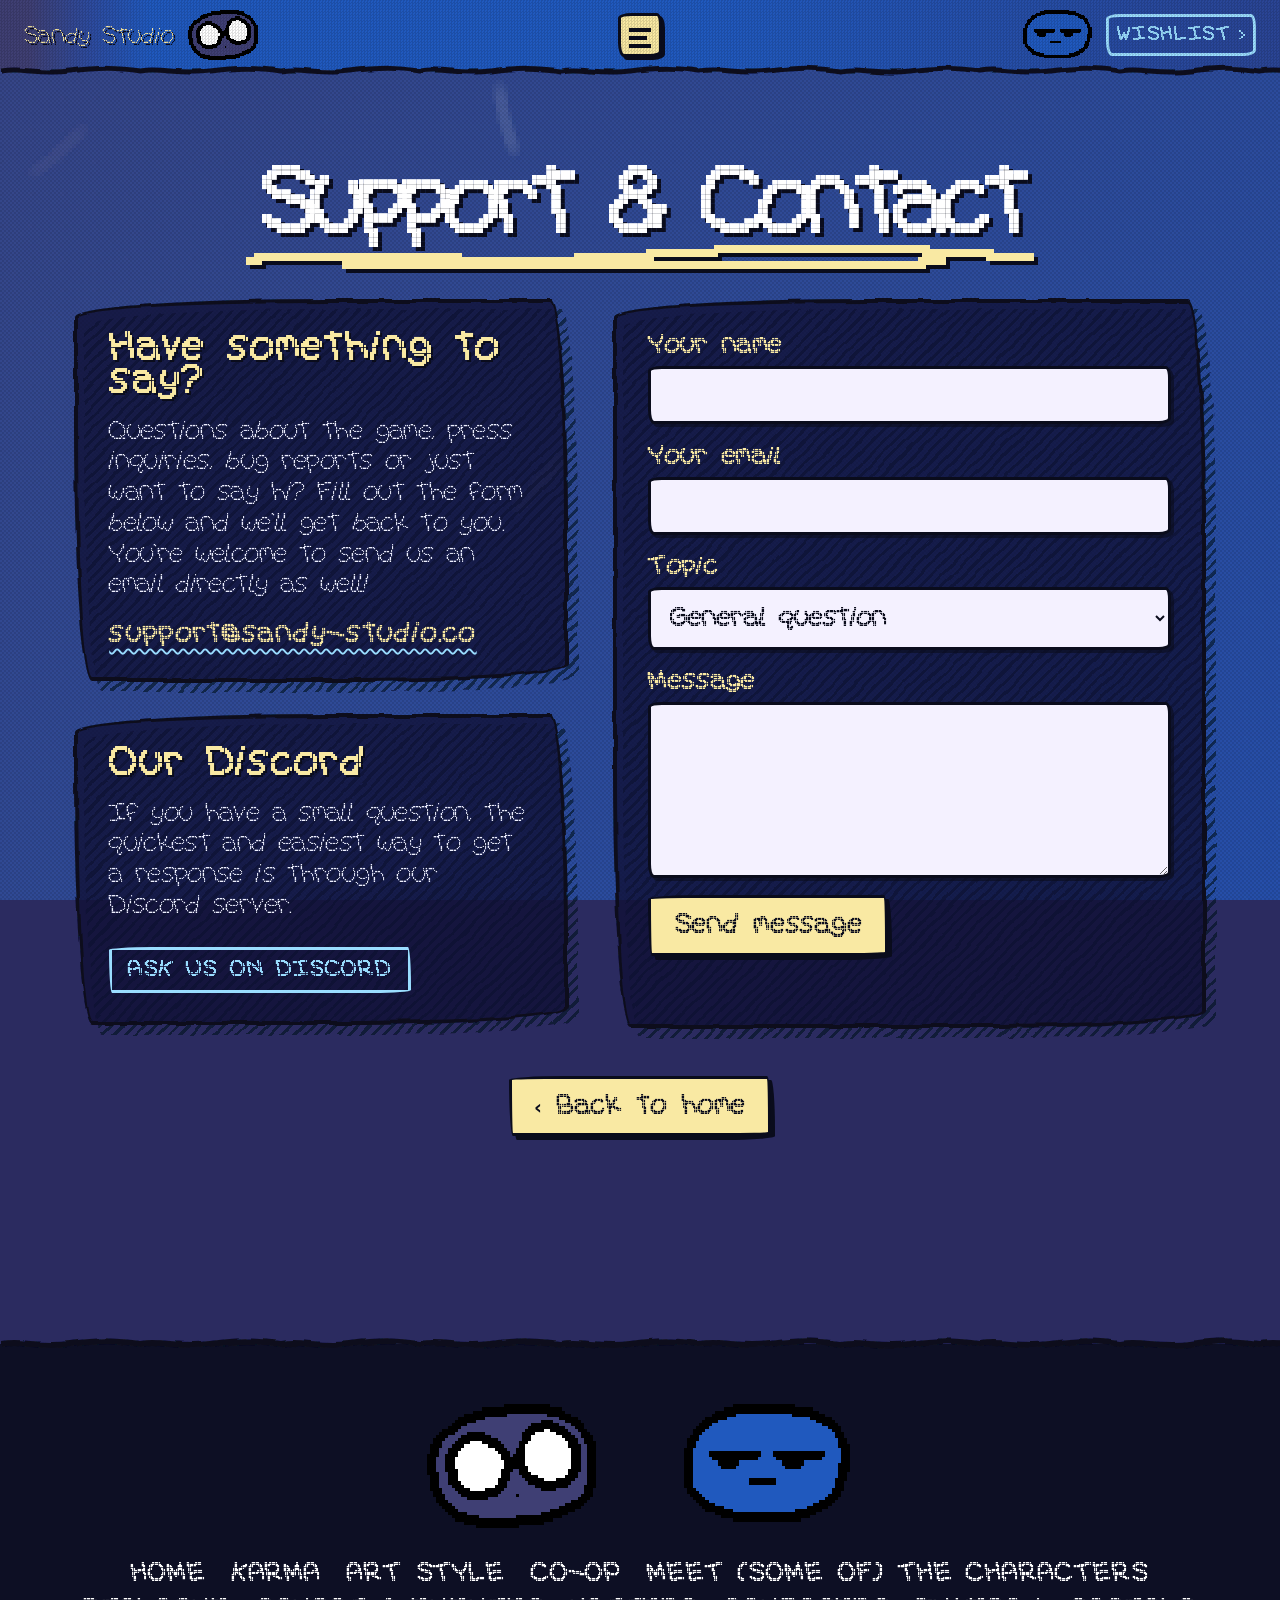
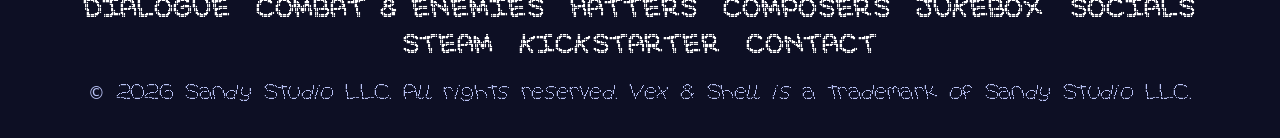
<file: support.html>
<!DOCTYPE html>
<html lang="en"><head><meta charset="UTF-8" /><meta name="viewport" content="width=device-width, initial-scale=1.0" />
<title>Support — Vex &amp; Shell</title><meta name="description" content="Support Vex and Shell." /><meta name="theme-color" content="#3F3F73" />
<link rel="icon" type="image/webp" href="assets/Sprites/websiteTabLogo.webp" />
<link rel="stylesheet" href="css/styles.css" /><link rel="stylesheet" href="css/showcase.css" /><link rel="stylesheet" href="css/encounters.css" /><link rel="stylesheet" href="css/pages.css" />
<link rel="stylesheet" href="css/refinements.css" /><link rel="stylesheet" href="css/panel-textures.css" /><link rel="stylesheet" href="css/responsive.css" /></head><body class="detail-page" data-boil="0"><svg class="svg-defs" aria-hidden="true" focusable="false">
    <defs>
      <filter id="marker-ink" x="-5%" y="-5%" width="110%" height="110%" color-interpolation-filters="sRGB">
        <feTurbulence type="fractalNoise" baseFrequency="0.018 0.45" numOctaves="2" seed="8" result="grain" />
        <feColorMatrix in="grain" type="matrix" values=".12 0 0 0 0  .12 0 0 0 0  .12 0 0 0 0  0 0 0 0 1" />
        <feComposite in2="SourceAlpha" operator="in" result="strokes" />
        <feBlend in="SourceGraphic" in2="strokes" mode="screen" result="ink" />
        <feTurbulence type="fractalNoise" baseFrequency="0.035" numOctaves="2" seed="2" result="edge" />
        <feDisplacementMap in="ink" in2="edge" scale="5" xChannelSelector="R" yChannelSelector="G" />
      </filter>
      <filter id="rough-0" x="-5%" y="-5%" width="110%" height="110%">
        <feTurbulence type="fractalNoise" baseFrequency="0.035" numOctaves="2" seed="2" result="n" />
        <feDisplacementMap in="SourceGraphic" in2="n" scale="5" xChannelSelector="R" yChannelSelector="G" />
      </filter>
      <filter id="rough-1" x="-5%" y="-5%" width="110%" height="110%">
        <feTurbulence type="fractalNoise" baseFrequency="0.035" numOctaves="2" seed="9" result="n" />
        <feDisplacementMap in="SourceGraphic" in2="n" scale="5" xChannelSelector="R" yChannelSelector="G" />
      </filter>
      <filter id="rough-2" x="-5%" y="-5%" width="110%" height="110%">
        <feTurbulence type="fractalNoise" baseFrequency="0.035" numOctaves="2" seed="17" result="n" />
        <feDisplacementMap in="SourceGraphic" in2="n" scale="5" xChannelSelector="R" yChannelSelector="G" />
      </filter>
    </defs>
  </svg>
<canvas id="sketch-bg" aria-hidden="true"></canvas><div class="dither" aria-hidden="true"></div><a class="skip-link" href="#main-content">Skip to content</a>
<header class="site-header" id="top"><noscript><a href="index.html">Sandy Studio · Home</a></noscript></header><main id="main-content"><section class="section" id="support" aria-labelledby="support-title">
      <header class="section__head">
        <h1 id="support-title" class="scribble-title">Support &amp; Contact</h1>
      </header>

      <div class="support">
        <div class="support-notes">
        <div class="panel sketch">
          <h3>Have something to say?</h3>
          <p>Questions about the game, press inquiries, bug reports or just want to say hi? Fill out the form below and we'll get back to you. You're welcome to send us an email directly as well!</p>
          <a class="email-link" data-email href="#">email</a>
        </div>

        <aside class="panel sketch discord-note"><h3>Our Discord</h3><p>If you have a small question, the quickest and easiest way to get a response is through our Discord server.</p><a class="btn btn--outline" data-discord href="https://discord.gg/N2XMTuwJja" target="_blank" rel="noopener noreferrer">Ask us on Discord</a></aside>
        </div>
        <form class="contact-form panel sketch" id="contact-form" novalidate>
          <label>
            <span>Your name</span>
            <input type="text" name="name" autocomplete="name" maxlength="100" required />
          </label>
          <label>
            <span>Your email</span>
            <input type="email" name="email" autocomplete="email" maxlength="200" required />
          </label>
          <label class="form-trap" aria-hidden="true">
            <span>Leave this empty</span>
            <input type="text" name="website" tabindex="-1" autocomplete="off" />
          </label>
          <label>
            <span>Topic</span>
            <select name="topic">
              <option>General question</option>
              <option>Bug report</option>
              <option>Press / business</option>
              <option>Steam / Kickstarter</option>
            </select>
          </label>
          <label>
            <span>Message</span>
            <textarea name="message" rows="5" maxlength="5000" required></textarea>
          </label>
          <button class="btn btn--primary" type="submit">Send message</button>
          <p class="form-note" id="form-note" role="status"></p>
        </form>
      </div>
    </section></main><footer class="site-footer"><noscript>Sandy Studio LLC</noscript></footer>
<script src="js/config.js"></script>
<script src="js/showcase-content.js"></script>
<script src="js/site-chrome.js?v=contact"></script>
<script src="js/background.js"></script>
<script src="js/main.js?v=hatters-ring"></script>
<script src="js/portrait-animation.js"></script>
<script src="js/header-portraits.js"></script>
</body></html>
</file>
<file: css/styles.css>
/* =========================================================
   Vex & Shell — hand-drawn, imperfect, purple & blue
   Palette sampled from the game art.
   ========================================================= */

/* ---------- Scrambled Eggs type family ----------
   Each style is one family with a regular (400) and bold (700) face, so
   `font-weight` picks the right file automatically. */

@font-face {
  font-family: "Scrambled Eggs";
  src: url("../assets/Fonts/Scrambled_Eggs.ttf") format("truetype");
  font-weight: 400;
  font-display: swap;
}

@font-face {
  font-family: "Scrambled Eggs";
  src: url("../assets/Fonts/Scrambled_Eggs_Bold.ttf") format("truetype");
  font-weight: 700;
  font-display: swap;
}

/* Overlapping letters: the messiest, most hand-made look — for big display type */
@font-face {
  font-family: "Scrambled Eggs Overlap";
  src: url("../assets/Fonts/Scrambled_Eggs_Overlap.ttf") format("truetype");
  font-weight: 400;
  font-display: swap;
}

@font-face {
  font-family: "Scrambled Eggs Overlap";
  src: url("../assets/Fonts/Scrambled_Eggs_Overlap_Bold.ttf") format("truetype");
  font-weight: 700;
  font-display: swap;
}

/* Short lowercase letters: compact labels, UI text and the dialogue box */
@font-face {
  font-family: "Scrambled Eggs Short";
  src: url("../assets/Fonts/Scrambled_Eggs_Short_Lowers.ttf") format("truetype");
  font-weight: 400;
  font-display: swap;
}

@font-face {
  font-family: "Scrambled Eggs Short";
  src: url("../assets/Fonts/Scrambled_Eggs_Bold_Short_Lowers.ttf") format("truetype");
  font-weight: 700;
  font-display: swap;
}

/* Overlap + short lowercase: scrawled captions and callouts */
@font-face {
  font-family: "Scrambled Eggs Scrawl";
  src: url("../assets/Fonts/Scrambled_Eggs_Overlap_Short_Lowers.ttf") format("truetype");
  font-weight: 400;
  font-display: swap;
}

@font-face {
  font-family: "Scrambled Eggs Scrawl";
  src: url("../assets/Fonts/Scrambled_Eggs_Overlap_Bold_Short_Lowers.ttf") format("truetype");
  font-weight: 700;
  font-display: swap;
}

/* Smallest lowercase: fine print and tiny labels */
@font-face {
  font-family: "Scrambled Eggs Small";
  src: url("../assets/Fonts/Scrambled_Eggs_Short_Lowercase.ttf") format("truetype");
  font-weight: 400;
  font-display: swap;
}

@font-face {
  font-family: "Scrambled Eggs Small";
  src: url("../assets/Fonts/Scrambled_Eggs_Short_Lower_Bold.ttf") format("truetype");
  font-weight: 700;
  font-display: swap;
}

:root {
  --vex: #3f3f73;
  --shell: #2059be;
  --ink: #0a0c1c;
  --deep: #2b2b60;
  --bright: #3e7cfb;
  --water: #9addff;
  --sand: #deae52;
  --cream: #f9e9a3;
  --paper: #f4f1e6;
  --text: #eef0ff;
  --muted: #b9c2f5;
  --danger: #ff6b8b;

  --tint-a: var(--vex);
  --tint-b: var(--shell);

  --fallback: "Trebuchet MS", system-ui, sans-serif;
  --font: "Scrambled Eggs", var(--fallback);
  --font-display: "Scrambled Eggs Overlap", var(--font);
  --font-label: "Scrambled Eggs Short", var(--font);
  --font-scrawl: "Scrambled Eggs Scrawl", var(--font);
  --font-small: "Scrambled Eggs Small", var(--font);

  --wobble: 255px 18px 225px 18px / 18px 225px 18px 255px;
  --wobble-sm: 14px 5px 12px 6px / 5px 12px 6px 14px;
  --header-h: 84px;
  --max: 1180px;
}

*,
*::before,
*::after {
  box-sizing: border-box;
}

html {
  scroll-behavior: smooth;
  scroll-padding-top: calc(var(--header-h) + 12px);
  scrollbar-color: var(--vex) var(--ink);
}

body {
  margin: 0;
  min-height: 100vh;
  font-family: var(--font);
  font-size: 1.15rem;
  line-height: 1.6;
  letter-spacing: 0.02em;
  color: var(--text);
  background: var(--deep);
  overflow-x: hidden;
  -webkit-font-smoothing: antialiased;
}

img {
  max-width: 100%;
}

a {
  color: var(--cream);
}

::selection {
  background: var(--cream);
  color: var(--ink);
}

h1,
h2,
h3,
h4 {
  margin: 0 0 0.6em;
  line-height: 1.15;
  font-weight: 700;
}

p {
  margin: 0 0 1em;
}

.svg-defs {
  position: absolute;
  width: 0;
  height: 0;
  overflow: hidden;
}

.sr-only {
  position: absolute;
  width: 1px;
  height: 1px;
  padding: 0;
  margin: -1px;
  overflow: hidden;
  clip: rect(0 0 0 0);
  white-space: nowrap;
  border: 0;
}

.skip-link {
  position: absolute;
  left: 1rem;
  top: -100px;
  z-index: 100;
  padding: 0.6rem 1rem;
  background: var(--cream);
  color: var(--ink);
  border: 3px solid var(--ink);
}

.skip-link:focus {
  top: 1rem;
}

:focus-visible {
  outline: 3px dashed var(--cream);
  outline-offset: 3px;
}

/* ---------- Living background ---------- */

#sketch-bg {
  position: fixed;
  inset: 0;
  width: 100vw;
  height: 100vh;
  z-index: -2;
  image-rendering: pixelated;
  image-rendering: crisp-edges;
}

/* Checkerboard halftone, echoing the dithering in the logo */
.dither {
  position: fixed;
  inset: 0;
  z-index: -1;
  pointer-events: none;
  opacity: 0.1;
  background-image: conic-gradient(#000 25%, transparent 0 50%, #000 0 75%, transparent 0);
  background-size: 4px 4px;
}

/* ---------- Hand-drawn primitives ---------- */

/* A panel whose outline and hatched shadow "boil" like frame-by-frame animation */
.sketch {
  position: relative;
  isolation: isolate;
}

.sketch::before,
.sketch::after {
  content: "";
  position: absolute;
  inset: 0;
  border-radius: var(--wobble);
  filter: url(#rough-0);
  pointer-events: none;
}

.sketch::before {
  z-index: -1;
  background: var(--panel-bg, rgba(16, 18, 52, 0.78));
  border: 4px solid var(--ink);
}

.sketch::after {
  z-index: -2;
  translate: 10px 10px;
  background: repeating-linear-gradient(-45deg, rgba(10, 12, 28, 0.6) 0 3px, transparent 3px 8px);
}

body[data-boil="1"] .sketch::before,
body[data-boil="1"] .sketch::after,
body[data-boil="1"] .site-header::after,
body[data-boil="1"] .site-footer::before {
  filter: url(#rough-1);
}

body[data-boil="2"] .sketch::before,
body[data-boil="2"] .sketch::after,
body[data-boil="2"] .site-header::after,
body[data-boil="2"] .site-footer::before {
  filter: url(#rough-2);
}

/* Scroll reveal: uses translate/scale so components keep their own `rotate` tilt */
.reveal {
  --reveal-transition:
    opacity 0.6s ease var(--reveal-delay, 0ms),
    translate 0.8s cubic-bezier(0.34, 1.56, 0.64, 1) var(--reveal-delay, 0ms),
    scale 0.8s cubic-bezier(0.34, 1.56, 0.64, 1) var(--reveal-delay, 0ms);
  opacity: 0;
  translate: 0 28px;
  scale: 0.97;
  transition: var(--reveal-transition);
}

.reveal.is-visible {
  opacity: 1;
  translate: 0 0;
  scale: 1;
}

.kicker {
  margin: 0 0 0.4rem;
  font-family: var(--font-label);
  font-size: 1.05rem;
  font-weight: 700;
  letter-spacing: 0.12em;
  text-transform: uppercase;
  color: var(--water);
}

.scribble-title {
  position: relative;
  display: inline-block;
  margin: 0;
  font-family: var(--font-display);
  font-size: clamp(2.5rem, 6vw, 4.2rem);
  color: #fff;
  text-shadow: 4px 4px 0 var(--ink);
}

.scribble-underline {
  position: absolute;
  left: -3%;
  bottom: -0.5em;
  width: 106%;
  height: 0.6em;
  image-rendering: pixelated;
  image-rendering: crisp-edges;
  pointer-events: none;
}

/* ---------- Buttons ---------- */

.btn {
  display: inline-flex;
  align-items: center;
  justify-content: center;
  gap: 0.5em;
  padding: 0.75rem 1.4rem;
  font: inherit;
  font-size: 1.2rem;
  font-weight: 700;
  letter-spacing: 0.03em;
  text-decoration: none;
  cursor: pointer;
  border: 3px solid var(--ink);
  border-radius: var(--wobble);
  box-shadow: 4px 4px 0 var(--ink);
  transition:
    transform 0.15s steps(3),
    box-shadow 0.15s steps(3),
    background-color 0.2s;
}

.btn:hover {
  transform: translate(-2px, -2px) rotate(-1.5deg);
  box-shadow: 7px 7px 0 var(--ink);
}

.btn:active {
  transform: translate(3px, 3px);
  box-shadow: 1px 1px 0 var(--ink);
}

.btn--primary {
  background: var(--cream);
  color: var(--ink);
}

.btn--primary:hover {
  background: #fff4c2;
}

.btn--ghost {
  background: rgba(10, 12, 28, 0.35);
  color: var(--cream);
  border-color: var(--cream);
  box-shadow: 4px 4px 0 rgba(10, 12, 28, 0.8);
}

.btn--outline {
  background: transparent;
  color: var(--water);
  border-color: var(--water);
  box-shadow: none;
  padding: 0.45rem 1rem;
  font-size: 1.05rem;
  text-transform: uppercase;
  letter-spacing: 0.05em;
}

.btn--outline:hover {
  background: var(--water);
  color: var(--ink);
  box-shadow: 4px 4px 0 var(--ink);
}

.btn--big {
  font-size: 1.3rem;
  padding: 1rem 1.9rem;
}

.btn__chevron {
  width: 0.55em;
  height: 0.7em;
}

.btn__icon {
  width: 1.4em;
  height: 1.4em;
}

/* ---------- Header ---------- */

.site-header {
  position: sticky;
  top: 0;
  z-index: 50;
  height: var(--header-h);
  /* Mirrors the logo's own purple-to-blue backdrop so the logo melts into the bar */
  background: linear-gradient(
    90deg,
    #3f3f73 0,
    #3f3f73 calc(var(--header-h) * 0.4),
    #2d4b9f calc(var(--header-h) * 1.3),
    #2059be calc(var(--header-h) * 2.15),
    #2059be 55%,
    #2a4494 100%
  );
  transition: box-shadow 0.3s;
}

/* Tiny dither over both the logo and the bar, hiding the seam */
.site-header::before {
  content: "";
  position: absolute;
  inset: 0;
  z-index: 2;
  pointer-events: none;
  opacity: 0.12;
  background-image: conic-gradient(#000 25%, transparent 0 50%, #000 0 75%, transparent 0);
  background-size: 3px 3px;
}

/* Wobbly ink line under the header */
.site-header::after {
  content: "";
  position: absolute;
  left: -10px;
  right: -10px;
  bottom: -7px;
  height: 12px;
  z-index: 3;
  pointer-events: none;
  background: url("data:image/svg+xml,%3Csvg xmlns='http://www.w3.org/2000/svg' viewBox='0 0 140 12'%3E%3Cpath d='M0 6 C 22 2, 38 10, 70 6 S 118 3, 140 6' stroke='%230A0C1C' stroke-width='5' fill='none' stroke-linecap='round'/%3E%3C/svg%3E") repeat-x;
  background-size: 140px 12px;
  filter: url(#rough-0);
}

.site-header.is-scrolled {
  box-shadow: 0 14px 0 -4px rgba(10, 12, 28, 0.35);
}

.site-header__inner {
  position: relative;
  z-index: 1;
  display: flex;
  align-items: center;
  height: 100%;
  padding-right: clamp(1rem, 3vw, 2rem);
}

.brand {
  flex: none;
  display: block;
  height: 100%;
  margin-right: clamp(0.5rem, 2vw, 2rem);
}

.brand img {
  display: block;
  height: 100%;
  width: auto;
  -webkit-mask-image: linear-gradient(90deg, #000 82%, transparent 100%);
  mask-image: linear-gradient(90deg, #000 82%, transparent 100%);
  transition: transform 0.2s steps(2);
}

.brand:hover img {
  transform: none;
}

.site-nav {
  flex: 1;
  display: flex;
  align-items: center;
  gap: 1rem;
}

.site-nav ul {
  display: flex;
  gap: clamp(0.2rem, 1.2vw, 1rem);
  margin: 0;
  padding: 0;
  list-style: none;
}

.nav-link {
  position: relative;
  display: inline-block;
  padding: 0.5rem 0.9rem;
  font-size: 1.2rem;
  font-weight: 700;
  letter-spacing: 0.04em;
  text-transform: uppercase;
  text-decoration: none;
  color: #fff;
  text-shadow: 2px 2px 0 var(--ink);
  transition: transform 0.15s steps(2), color 0.2s;
}

.nav-link:hover {
  transform: rotate(-2deg) translateY(-1px);
  color: var(--cream);
}

.nav-link.is-active {
  color: var(--cream);
}

.scribble-circle {
  position: absolute;
  inset: -2px -6px;
  width: calc(100% + 12px);
  height: calc(100% + 4px);
  overflow: visible;
  pointer-events: none;
}

.scribble-circle path {
  fill: none;
  stroke: var(--cream);
  stroke-width: 2.5;
  stroke-linecap: round;
  stroke-dasharray: 1 2;
  stroke-dashoffset: 1.05;
  transition: stroke-dashoffset 0.45s cubic-bezier(0.65, 0, 0.35, 1);
}

.nav-link:hover .scribble-circle path {
  stroke: rgba(249, 233, 163, 0.55);
  stroke-dashoffset: 0;
}

.nav-link.is-active .scribble-circle path {
  stroke: var(--cream);
  stroke-dashoffset: 0;
}

.nav-cta {
  margin-left: auto;
}

.nav-toggle {
  display: none;
  margin-left: auto;
  width: 48px;
  height: 44px;
  padding: 8px;
  background: var(--cream);
  border: 3px solid var(--ink);
  border-radius: var(--wobble-sm);
  box-shadow: 3px 3px 0 var(--ink);
  cursor: pointer;
}

.nav-toggle span {
  display: block;
  height: 4px;
  margin: 4px 0;
  background: var(--ink);
  transition: transform 0.2s steps(2), opacity 0.2s;
}

.nav-toggle span:nth-child(2) {
  width: 80%;
}

.nav-open .nav-toggle span:nth-child(1) {
  transform: translateY(8px) rotate(45deg);
}

.nav-open .nav-toggle span:nth-child(2) {
  opacity: 0;
}

.nav-open .nav-toggle span:nth-child(3) {
  transform: translateY(-8px) rotate(-45deg);
}

/* ---------- Sections ---------- */

.section {
  max-width: var(--max);
  margin: 0 auto;
  padding: 6rem clamp(1rem, 4vw, 1.5rem) 2rem;
}

.section__head {
  margin-bottom: 3.5rem;
  text-align: center;
}

.subhead {
  margin: 5rem 0 2rem;
  font-family: var(--font-display);
  font-size: clamp(2rem, 4.2vw, 2.8rem);
  text-align: center;
  text-shadow: 3px 3px 0 var(--ink);
}

.panel {
  padding: 2rem 2.2rem;
}

.panel h3 {
  font-size: 1.8rem;
  color: var(--cream);
  text-shadow: 2px 2px 0 var(--ink);
}

.panel p {
  font-size: 1.2rem;
  color: var(--text);
}

.panel .lead {
  font-family: var(--font-scrawl);
  font-size: 1.45rem;
  font-weight: 700;
  line-height: 1.35;
  color: #fff;
}

.lead__title {
  font-family: var(--font-label);
  color: var(--cream);
}

/* Marker-highlighted names in the story blurb */
.callout {
  padding: 0 0.15em;
  font-weight: 700;
  color: #fff;
  background: linear-gradient(transparent 55%, var(--callout, rgba(249, 233, 163, 0.35)) 55%, var(--callout, rgba(249, 233, 163, 0.35)) 92%, transparent 92%);
}

.callout--vex {
  --callout: rgba(139, 128, 230, 0.6);
}

.callout--shell {
  --callout: rgba(62, 124, 251, 0.6);
}

/* ---------- Hero / teaser player ---------- */

.hero {
  padding-top: 3.5rem;
  text-align: center;
}

.hero__heading {
  margin-bottom: 2.8rem;
}

.hero__stage {
  display: grid;
  grid-template-columns: minmax(160px, 1fr) minmax(0, 900px) minmax(160px, 1fr);
  align-items: end;
  gap: 1.5rem;
  max-width: none;
}

.sprite {
  image-rendering: pixelated;
  image-rendering: crisp-edges;
}

.sprite--hero {
  width: 160px;
  height: 160px;
  max-width: none;
  margin-bottom: 1.5rem;
  filter: drop-shadow(6px 6px 0 rgba(10, 12, 28, 0.45));
}

.sprite--left {
  justify-self: end;
  animation: peek-left 6s steps(1) infinite;
}

.sprite--right {
  justify-self: start;
  animation: peek-right 7s steps(1) infinite;
}

@keyframes peek-left {
  0%, 100% { transform: none; }
  45% { transform: rotate(-6deg); }
  52% { transform: rotate(-6deg) translateY(-8px); }
  58% { transform: none; }
}

@keyframes peek-right {
  0%, 100% { transform: none; }
  30% { transform: rotate(5deg); }
  36% { transform: none; }
  70% { transform: translateY(-10px); }
  74% { transform: none; }
}

.player {
  --panel-bg: linear-gradient(180deg, #3350b8 0%, #273d95 100%);
  grid-column: 2;
  padding: 18px 18px 16px;
  text-align: left;
}

.player__screen {
  position: relative;
  aspect-ratio: 16 / 9;
  background: var(--ink);
  border: 4px solid var(--ink);
  border-radius: 6px;
  box-shadow: inset 0 0 0 3px rgba(154, 221, 255, 0.35);
}

.player__slides {
  position: absolute;
  inset: 0;
  overflow: hidden;
  border-radius: 3px;
}

.slide {
  position: absolute;
  inset: 0;
  background: var(--ink);
}

.slide[hidden] {
  display: none;
}

.slide--incoming {
  z-index: 2;
}

.slide__notice {
  display: grid;
  place-content: center;
  gap: 0.2rem;
  height: 100%;
  padding: 1.5rem 12%;
  text-align: center;
  background: var(--ink);
}

.slide__notice p {
  margin: 0;
}

.slide__notice strong {
  font-size: 1.5rem;
  color: var(--cream);
}

.slide__notice code {
  padding: 0 0.3em;
  color: var(--ink);
  background: var(--cream);
  border-radius: 4px;
}

.slide iframe {
  display: block;
  width: 100%;
  height: 100%;
  border: 0;
}

.slide__facade {
  position: relative;
  display: block;
  width: 100%;
  height: 100%;
  padding: 0;
  border: 0;
  background: var(--ink);
  cursor: pointer;
  overflow: hidden;
}

.slide__facade img {
  display: block;
  width: 100%;
  height: 100%;
  object-fit: cover;
  transition: transform 0.4s ease, filter 0.3s;
  filter: saturate(1.05) brightness(0.92);
}

.slide__facade:hover img {
  transform: scale(1.03);
  filter: saturate(1.15) brightness(1);
}

.slide__play {
  position: absolute;
  left: 50%;
  top: 50%;
  display: grid;
  place-items: center;
  width: 104px;
  height: 76px;
  translate: -50% -50%;
  color: var(--ink);
  background: var(--cream);
  border: 4px solid var(--ink);
  border-radius: var(--wobble);
  box-shadow: 6px 6px 0 var(--ink);
  animation: play-bob 1.2s steps(2) infinite;
  transition: transform 0.15s steps(2);
}

.slide__play svg {
  width: 40px;
  height: 40px;
}

.slide__facade:hover .slide__play {
  transform: rotate(-4deg) scale(1.08);
}

@keyframes play-bob {
  50% { margin-top: -4px; }
}

.player__arrow {
  position: absolute;
  top: 50%;
  z-index: 5;
  display: grid;
  place-items: center;
  width: 58px;
  height: 58px;
  padding: 0;
  translate: 0 -50%;
  color: var(--ink);
  background: var(--cream);
  border: 4px solid var(--ink);
  border-radius: var(--wobble);
  box-shadow: 4px 4px 0 var(--ink);
  cursor: pointer;
  transition: transform 0.15s steps(2), box-shadow 0.15s steps(2);
}

.player__arrow svg {
  width: 20px;
  height: 24px;
  fill: currentColor;
}

.player__arrow--prev {
  left: -36px;
}

.player__arrow--next {
  right: -36px;
}

.player__arrow--prev:hover {
  transform: translateX(-4px) rotate(-4deg);
}

.player__arrow--next:hover {
  transform: translateX(4px) rotate(4deg);
}

.player__arrow:active {
  box-shadow: 1px 1px 0 var(--ink);
}

.player__pencil {
  position: absolute;
  z-index: 4;
  top: 20%;
  left: 104%;
  width: 30px;
  height: 75px;
  opacity: 0;
  pointer-events: none;
}

.player__pencil.is-drawing {
  opacity: 1;
}

.player__pencil svg {
  width: 100%;
  height: 100%;
  rotate: 28deg;
  filter: drop-shadow(3px 3px 0 rgba(10, 12, 28, 0.6));
}

/* Dialogue box modelled on the in-game battle text */
.dialogue {
  display: flex;
  gap: 12px;
  margin-top: 16px;
}

.dialogue__box {
  flex: 1;
  min-width: 0;
  padding: 0.6rem 1rem 0.7rem;
  background: linear-gradient(180deg, #3a5ad0 0%, #2b46aa 100%);
  border: 4px solid var(--ink);
  border-radius: 8px;
  box-shadow: inset 0 0 0 3px #7d96ff;
}

.dialogue__name {
  display: block;
  font-family: var(--font-label);
  font-size: 0.95rem;
  font-weight: 700;
  letter-spacing: 0.1em;
  text-transform: uppercase;
  color: var(--cream);
}

.dialogue__text {
  min-height: 1.5em;
  margin: 0;
  font-family: var(--font-label);
  font-size: 1.4rem;
  font-weight: 700;
  line-height: 1.35;
  color: #fff;
}

.dialogue__text::after {
  content: "";
  display: inline-block;
  width: 0.5em;
  height: 0.9em;
  margin-left: 4px;
  vertical-align: -0.05em;
  background: var(--cream);
  animation: caret 0.9s steps(1) infinite;
}

@keyframes caret {
  50% { opacity: 0; }
}

.dialogue__gem {
  flex: none;
  display: grid;
  place-items: center;
  width: 68px;
  background: linear-gradient(180deg, #3a5ad0 0%, #2b46aa 100%);
  border: 4px solid var(--ink);
  border-radius: 8px;
  box-shadow: inset 0 0 0 3px #7d96ff;
}

.dialogue__gem svg {
  width: 26px;
  height: 36px;
  animation: gem-flicker 1s steps(2) infinite;
}

@keyframes gem-flicker {
  50% { transform: translateY(-3px) scaleX(0.9); }
}

.order {
  display: flex;
  align-items: center;
  gap: 14px;
  margin-top: 14px;
}

.order__label {
  flex: none;
  font-family: var(--font-display);
  font-size: 1.5rem;
  font-weight: 700;
  letter-spacing: 0.04em;
  text-transform: uppercase;
  text-shadow: 2px 2px 0 var(--ink);
  writing-mode: vertical-rl;
  rotate: 180deg;
}

.order__list {
  flex: 1;
  display: grid;
  grid-template-columns: repeat(auto-fit, minmax(170px, 1fr));
  gap: 10px;
}

.order__item {
  display: flex;
  align-items: center;
  gap: 8px;
  min-width: 0;
  padding: 6px 10px 6px 6px;
  font: inherit;
  text-align: left;
  color: #fff;
  background: rgba(10, 12, 28, 0.4);
  border: 3px solid transparent;
  border-radius: var(--wobble-sm);
  cursor: pointer;
  transition: transform 0.15s steps(2), background-color 0.2s, border-color 0.2s;
}

.order__item:hover {
  background: rgba(10, 12, 28, 0.6);
  transform: rotate(-1deg);
}

.order__item[aria-selected="true"] {
  border-color: var(--cream);
  background: rgba(249, 233, 163, 0.16);
}

.order__thumb {
  flex: none;
  width: 56px;
  height: 34px;
  overflow: hidden;
  border: 3px solid var(--ink);
  outline: 2px solid #fff;
  outline-offset: -5px;
  border-radius: 3px;
  background: var(--ink);
}

.order__thumb img {
  display: block;
  width: 100%;
  height: 100%;
  object-fit: cover;
}

.order__num {
  flex: none;
  font-size: 1.15rem;
  font-weight: 700;
}

.order__name {
  font-family: var(--font-small);
  font-size: 1.05rem;
  font-weight: 700;
  line-height: 1.2;
  overflow: hidden;
  text-overflow: ellipsis;
  white-space: nowrap;
}

/* The hero description uses the same boiling ink outline as the other panels. */
.crenel-card {
  --panel-bg: var(--ink);
  max-width: 760px;
  margin: 4rem auto 0;
  padding: 2.4rem clamp(1.2rem, 4vw, 2.4rem) 2rem;
  background: none;
}

.crenel-card p {
  font-size: 1.35rem;
  color: var(--text);
}

.crenel-card__actions {
  display: flex;
  flex-wrap: wrap;
  justify-content: center;
  gap: 1rem;
  margin-top: 1.4rem;
}

/* ---------- Info ---------- */

.info-intro {
  display: grid;
  grid-template-columns: 1.2fr 1fr;
  align-items: center;
  gap: 3rem;
}

.snapshot {
  position: relative;
  margin: 0;
  padding: 12px 12px 46px;
  background: var(--paper);
  border: 3px solid var(--ink);
  box-shadow: 9px 9px 0 rgba(10, 12, 28, 0.55);
}

.snapshot.is-visible {
  transition: rotate 0.25s steps(3), scale 0.25s steps(3), var(--reveal-transition);
}

.snapshot::before {
  content: "";
  position: absolute;
  top: -14px;
  left: 50%;
  width: 110px;
  height: 28px;
  translate: -50% 0;
  rotate: -4deg;
  background: rgba(154, 221, 255, 0.7);
  border-left: 2px dashed rgba(255, 255, 255, 0.6);
  border-right: 2px dashed rgba(255, 255, 255, 0.6);
}

.snapshot img {
  display: block;
  width: 100%;
  aspect-ratio: 16 / 9;
  object-fit: cover;
  border: 2px solid var(--ink);
}

.snapshot figcaption {
  position: absolute;
  left: 0;
  right: 0;
  bottom: 10px;
  text-align: center;
  font-family: var(--font-scrawl);
  font-size: 1.35rem;
  font-weight: 700;
  color: var(--ink);
}

.snapshot--tilt-l {
  rotate: -2.5deg;
}

.snapshot--tilt-r {
  rotate: 2.5deg;
}

.snapshot:hover {
  rotate: 0deg;
  scale: 1.02;
}

.party {
  display: grid;
  grid-template-columns: repeat(2, minmax(0, 360px));
  justify-content: center;
  gap: 2.8rem;
}

.party-card {
  --panel-bg: rgba(63, 63, 115, 0.94);
  padding: 1.6rem 1.5rem 1.8rem;
  text-align: center;
  rotate: -1.2deg;
}

.party-card.is-visible {
  transition: rotate 0.2s steps(2), var(--reveal-transition);
}

.party-card--shell {
  --panel-bg: rgba(32, 89, 190, 0.94);
  rotate: 0.9deg;
}

.party-card.reveal.is-visible:hover {
  rotate: 0deg;
  translate: 0 -6px;
}

.sprite--card {
  display: block;
  width: 160px;
  height: 160px;
  margin: -0.5rem auto 1rem;
  filter: drop-shadow(5px 5px 0 rgba(10, 12, 28, 0.45));
}

.party-card:hover .sprite--card {
  animation: hop 0.5s steps(3);
}

@keyframes hop {
  50% { transform: translateY(-14px); }
}

.party-card h4 {
  margin-bottom: 0.1em;
  font-family: var(--font-display);
  font-size: 2.5rem;
  text-shadow: 3px 3px 0 var(--ink);
}

.party-card__role {
  font-family: var(--font-label);
  font-size: 1rem;
  font-weight: 700;
  letter-spacing: 0.1em;
  text-transform: uppercase;
  color: var(--cream);
}

.features {
  display: grid;
  grid-template-columns: repeat(4, 1fr);
  gap: 1.8rem;
  margin: 0;
  padding: 0;
  list-style: none;
}

.feature {
  padding: 1.6rem 1.4rem;
}

.feature:nth-child(odd) {
  --panel-bg: rgba(63, 63, 115, 0.88);
}

.feature:nth-child(even) {
  --panel-bg: rgba(32, 89, 190, 0.88);
}

.feature__icon {
  display: inline-grid;
  place-items: center;
  width: 54px;
  height: 54px;
  margin-bottom: 0.9rem;
  font-size: 1.6rem;
  color: var(--ink);
  background: var(--cream);
  border: 3px solid var(--ink);
  border-radius: var(--wobble-sm);
  box-shadow: 3px 3px 0 var(--ink);
  rotate: -5deg;
}

.feature:nth-child(even) .feature__icon {
  rotate: 4deg;
}

.feature h4 {
  font-family: var(--font-label);
  font-size: 1.4rem;
}

.feature p {
  margin: 0;
  font-size: 1.1rem;
  color: var(--muted);
}

/* ---------- Loading screen ---------- */

html.is-loading {
  overflow: hidden;
}

.loader {
  position: fixed;
  inset: 0;
  z-index: 1000;
  display: grid;
  place-items: center;
  background: rgba(10, 12, 28, 0.35);
  -webkit-backdrop-filter: blur(14px);
  backdrop-filter: blur(14px);
  transition: opacity 0.6s ease;
}

.loader.is-leaving {
  opacity: 0;
  pointer-events: none;
}

.loader__frame {
  container-type: inline-size;
  width: min(92vw, 900px, 150vh);
}

.loader__stage {
  display: flex;
  flex-direction: column;
  justify-content: space-between;
  aspect-ratio: 930 / 510;
  padding: 3cqi 6.5cqi;
}

.loader__portrait {
  position: relative;
  width: 30cqi;
  aspect-ratio: 1;
  margin: -5cqi 0 -6cqi 0;
}

.loader__portrait img {
  position: absolute;
  inset: 0;
  width: 100%;
  height: 100%;
  visibility: hidden;
  image-rendering: pixelated;
  image-rendering: crisp-edges;
}

.loader__portrait img.is-shown {
  visibility: visible;
}

.loader .demo__name {
  text-shadow: 0.3cqi 0.3cqi 0 var(--ink);
}

.loader .demo__char {
  animation:
    char-pop 0.12s steps(2),
    loader-wobble 1.2s ease-in-out infinite;
  animation-delay: 0s, calc(var(--i) * -0.12s);
}

@keyframes loader-wobble {
  0%, 100% { translate: 0 0.25cqi; }
  50% { translate: 0 -0.35cqi; }
}

@media (prefers-reduced-motion: reduce) {
  .loader .demo__char {
    animation: none;
  }
}

/* ---------- Interactive dialogue demo ---------- */

.demo-block {
  margin-top: 6rem;
}

.demo-block + .showcase-intro {
  margin-top: 3rem;
}

.demo {
  --panel-bg: rgba(16, 18, 52, 0.86);
  container-type: inline-size;
  max-width: 980px;
  margin: 0 auto;
  padding: 18px;
}

.demo__screen {
  position: relative;
  display: flex;
  flex-direction: column;
  justify-content: space-between;
  aspect-ratio: 930 / 510;
  padding: 3cqi 6.5cqi 3cqi;
  overflow: hidden;
  background: #161616;
  border: 4px solid var(--ink);
  border-radius: 6px;
  cursor: pointer;
  user-select: none;
}

.demo__screen::after {
  content: "";
  position: absolute;
  inset: 0;
  pointer-events: none;
  background: repeating-linear-gradient(0deg, rgba(255, 255, 255, 0.025) 0 2px, transparent 2px 4px);
}

.demo__screen.is-instruction {
  justify-content: flex-end;
}

.demo__screen [hidden],
.demo__screen.is-instruction .demo__next {
  display: none;
}

.demo__portrait {
  align-self: flex-start;
  width: 36cqi;
  height: auto;
  margin-left: -3cqi;
  image-rendering: pixelated;
  image-rendering: crisp-edges;
  transform-origin: 50% 85%;
}

.demo__portrait.is-talking {
  animation: none;
}

.demo__portrait.is-popping {
  animation: portrait-pop 0.3s steps(3);
}

.demo__portrait.is-popping.is-talking {
  animation: portrait-pop 0.3s steps(3);
}

@keyframes portrait-pop {
  0% { scale: 0.85 1.12; }
  50% { scale: 1.08 0.94; }
  100% { scale: 1; }
}

.demo__bottom {
  display: flex;
  flex-direction: column;
}

.demo__name {
  margin: 0 3cqi 0.8cqi 0;
  font-family: "Scrambled Eggs", var(--fallback);
  font-size: 5cqi;
  font-weight: 400;
  line-height: 1;
  text-align: right;
  color: #fff;
}

.demo__name.is-popping {
  animation: name-pop 0.25s steps(2);
}

@keyframes name-pop {
  from { translate: 0 0.8cqi; opacity: 0; }
}

.demo__panel {
  position: relative;
  width: 100%;
  aspect-ratio: 291 / 83;
}

.demo__panel-art {
  position: absolute;
  inset: 0;
  width: 100%;
  height: 100%;
  image-rendering: pixelated;
  image-rendering: crisp-edges;
}

.demo__text {
  position: absolute;
  inset: 9% 6% 10% 4%;
  margin: 0;
  font-family: "Scrambled Eggs", var(--fallback);
  font-size: 4cqi;
  font-weight: 400;
  line-height: 1.5;
  letter-spacing: 0.03em;
  color: #fff;
}

.loader .demo__text {
  left: 2.6%;
  padding-left: 1.1em;
}

.demo__prefix {
  position: absolute;
  left: 0;
}

.demo__word {
  display: inline-block;
  white-space: nowrap;
}

.demo__char {
  display: inline-block;
  visibility: hidden;
  white-space: pre;
}

.demo__char.is-on {
  visibility: visible;
}

.demo__char.fx-wave {
  color: #ffe58a;
}

.demo__char.fx-shake {
  color: #ff8fa3;
}

@keyframes char-pop {
  from { scale: 1.7; opacity: 0.2; }
}

.demo__next {
  position: absolute;
  right: 4.5%;
  bottom: 12%;
  width: 2.4cqi;
  color: #fff;
  opacity: 0;
}

.demo__next svg {
  display: block;
  width: 100%;
}

.demo__screen.is-done .demo__next {
  opacity: 1;
  animation: next-bob 0.6s steps(1) infinite;
}

@keyframes next-bob {
  50% { translate: 0 0.5cqi; }
}

.demo__start {
  position: absolute;
  inset: 0;
  z-index: 2;
  display: grid;
  place-content: center;
  gap: 0.4cqi;
  text-align: center;
  background: rgba(10, 12, 28, 0.72);
}

.demo__start[hidden] {
  display: none;
}

.demo__start p {
  margin: 0;
  font-size: 5cqi;
  font-weight: 700;
  animation: next-bob 1s steps(1) infinite;
}

.demo__start .demo__start-sub {
  font-family: var(--font-small);
  font-size: 2.6cqi;
  font-weight: 400;
  color: var(--muted);
  animation: none;
}

kbd {
  display: inline-block;
  min-width: 1.6em;
  padding: 0 0.35em;
  font-family: inherit;
  font-weight: 700;
  text-align: center;
  color: var(--ink);
  background: var(--cream);
  border: 3px solid var(--ink);
  border-radius: 6px;
  box-shadow: 0 3px 0 var(--ink);
}

.demo__controls {
  display: flex;
  flex-wrap: wrap;
  align-items: center;
  justify-content: space-between;
  gap: 1rem;
  margin-top: 16px;
}

.demo__hint {
  margin: 0;
  font-family: var(--font-label);
  font-weight: 700;
  color: var(--muted);
}

.demo__buttons {
  display: flex;
  flex-wrap: wrap;
  gap: 0.8rem;
}

.demo__buttons .btn {
  padding: 0.5rem 1rem;
  font-size: 1.05rem;
}

.demo__z {
  min-width: 3.4rem;
}

.gallery {
  display: grid;
  grid-template-columns: repeat(2, 1fr);
  gap: 3rem;
  margin-top: 5rem;
}

/* ---------- Steam / Kickstarter ---------- */

.cta-panel {
  --panel-bg: rgba(16, 18, 52, 0.82);
  display: grid;
  grid-template-columns: 1fr 1.25fr;
  align-items: center;
  gap: 2.8rem;
  padding: 2.6rem;
}

.cta-panel--reverse .cta-panel__art {
  order: 2;
}

.cta-panel__art img:not(.sprite) {
  display: block;
  width: 100%;
  border: 4px solid var(--ink);
  border-radius: 10px;
  box-shadow: 8px 8px 0 rgba(10, 12, 28, 0.6);
  rotate: -2deg;
}

.cta-panel__art--sprites {
  position: relative;
  display: flex;
  justify-content: center;
  align-items: flex-end;
  gap: 1.2rem;
  padding-bottom: 1.2rem;
}

.cta-panel__art--sprites::before {
  content: "";
  position: absolute;
  left: 8%;
  right: 8%;
  bottom: 0;
  height: 44px;
  z-index: -1;
  background: var(--sand);
  border: 4px solid var(--ink);
  border-radius: 50%;
  filter: url(#rough-0);
}

.sprite--cta {
  width: 160px;
  height: 160px;
}

.cta-panel__body h3 {
  font-size: clamp(1.7rem, 3.2vw, 2.2rem);
  color: var(--cream);
  text-shadow: 3px 3px 0 var(--ink);
}

.cta-panel__body p {
  font-size: 1.2rem;
}

.fine-print {
  margin: 1rem 0 0;
  font-family: var(--font-small);
  font-size: 1.1rem;
  color: var(--water);
}

/* ---------- Support ---------- */

.support {
  display: grid;
  grid-template-columns: 1fr 1.2fr;
  align-items: start;
  gap: 2.8rem;
}

.email-link {
  display: inline-block;
  font-size: clamp(1.1rem, 2.4vw, 1.45rem);
  font-weight: 700;
  word-break: break-all;
  text-decoration: underline wavy var(--water);
  text-underline-offset: 6px;
}

.email-link:hover {
  color: #fff;
}

.contact-form label {
  display: grid;
  gap: 0.35rem;
  margin-bottom: 1.1rem;
}

.contact-form label span {
  font-family: var(--font-label);
  font-weight: 700;
  color: var(--cream);
}

.contact-form input,
.contact-form select,
.contact-form textarea {
  width: 100%;
  padding: 0.7rem 0.9rem;
  font: inherit;
  font-size: 1.15rem;
  font-weight: 700;
  color: var(--ink);
  background: #f4f1ff;
  border: 3px solid var(--ink);
  border-radius: var(--wobble-sm);
  box-shadow: 3px 3px 0 rgba(10, 12, 28, 0.6);
}

.contact-form textarea {
  resize: vertical;
}

.contact-form .is-invalid {
  border-color: var(--danger);
}

.form-note {
  min-height: 1.4em;
  margin: 0.8rem 0 0;
  font-family: var(--font-small);
  color: var(--water);
}

.form-note[data-state="success"] {
  color: var(--cream);
}

.form-note[data-state="error"] {
  color: #ff9b9b;
}

.form-note a {
  color: inherit;
  text-decoration: underline;
}

.contact-form button:disabled {
  opacity: 0.7;
  cursor: wait;
}

.form-trap {
  position: absolute;
  left: -9999px;
  width: 1px;
  height: 1px;
  overflow: hidden;
}

/* ---------- Footer ---------- */

.site-footer {
  position: relative;
  margin-top: 8rem;
  padding: 3rem 1.5rem 2rem;
  background: rgba(10, 12, 28, 0.88);
}

.site-footer::before {
  content: "";
  position: absolute;
  left: -10px;
  right: -10px;
  top: -6px;
  height: 12px;
  background: url("data:image/svg+xml,%3Csvg xmlns='http://www.w3.org/2000/svg' viewBox='0 0 140 12'%3E%3Cpath d='M0 6 C 22 2, 38 10, 70 6 S 118 3, 140 6' stroke='%230A0C1C' stroke-width='6' fill='none' stroke-linecap='round'/%3E%3C/svg%3E") repeat-x;
  background-size: 140px 12px;
  filter: url(#rough-0);
}

.footer-walkers {
  position: absolute;
  left: 0;
  right: 0;
  bottom: 100%;
  height: 100px;
  overflow: hidden;
  pointer-events: none;
}

.sprite--walker {
  position: absolute;
  bottom: 0;
  left: -110px;
  width: 96px;
  height: 96px;
  animation: walk 32s linear infinite;
}

.walker--shell {
  animation-delay: -2.2s;
}

@keyframes walk {
  0% { left: -110px; transform: scaleX(1); }
  49.9% { left: calc(100% + 10px); transform: scaleX(1); }
  50% { left: calc(100% + 10px); transform: scaleX(-1); }
  100% { left: -110px; transform: scaleX(-1); }
}

.site-footer__inner {
  display: flex;
  flex-direction: column;
  align-items: center;
  gap: 1.2rem;
  max-width: var(--max);
  margin: 0 auto;
  text-align: center;
}

.site-footer__logo {
  width: 190px;
  border: 3px solid var(--ink);
  border-radius: 10px;
  rotate: -2deg;
}

.site-footer nav {
  display: flex;
  flex-wrap: wrap;
  justify-content: center;
  gap: 0.4rem 1.6rem;
}

.site-footer nav a {
  font-weight: 700;
  color: #fff;
  text-decoration: none;
  text-transform: uppercase;
  letter-spacing: 0.05em;
}

.site-footer nav a:hover {
  color: var(--cream);
  text-decoration: underline wavy var(--cream);
}

.site-footer p {
  margin: 0;
  font-family: var(--font-small);
  font-size: 1.05rem;
  color: var(--muted);
}

/* ---------- Responsive ---------- */

@media (max-width: 1240px) {
  .sprite--hero {
    display: none;
  }

  .hero__stage {
    grid-template-columns: minmax(0, 900px);
    justify-content: center;
  }

  .player {
    grid-column: 1;
  }
}

@media (max-width: 1060px) {
  .features {
    grid-template-columns: repeat(2, 1fr);
  }
}

@media (max-width: 980px) {
  :root {
    --header-h: 70px;
  }

  .nav-toggle {
    display: block;
  }

  .site-nav {
    position: absolute;
    top: calc(100% + 6px);
    right: 0.8rem;
    left: 0.8rem;
    flex-direction: column;
    align-items: stretch;
    gap: 0.8rem;
    padding: 1.2rem;
    background: var(--ink);
    border: 4px solid var(--ink);
    border-radius: var(--wobble-sm);
    box-shadow: 8px 8px 0 rgba(10, 12, 28, 0.5);
    visibility: hidden;
    opacity: 0;
    translate: 0 -10px;
    transition: opacity 0.2s, translate 0.2s steps(2), visibility 0.2s;
  }

  .nav-open .site-nav {
    visibility: visible;
    opacity: 1;
    translate: 0 0;
  }

  .site-nav ul {
    flex-direction: column;
    gap: 0.2rem;
  }

  .nav-link {
    font-size: 1.3rem;
  }

  .nav-cta {
    margin-left: 0;
  }

  .player__arrow--prev {
    left: 8px;
  }

  .player__arrow--next {
    right: 8px;
  }

  .info-intro,
  .cta-panel,
  .support {
    grid-template-columns: 1fr;
  }

  .cta-panel--reverse .cta-panel__art {
    order: 0;
  }

  .cta-panel__art img:not(.sprite) {
    max-width: 420px;
    margin: 0 auto;
  }
}

@media (max-width: 800px) {
  .party {
    grid-template-columns: 1fr;
    max-width: 420px;
    margin: 0 auto;
  }

  .gallery {
    grid-template-columns: 1fr;
  }
}

@media (max-width: 600px) {
  .section {
    padding-top: 4.5rem;
  }

  .player {
    padding: 12px;
  }

  .player__arrow {
    width: 44px;
    height: 44px;
  }

  .player__arrow svg {
    width: 14px;
    height: 18px;
  }

  .slide__play {
    width: 76px;
    height: 56px;
  }

  .slide__play svg {
    width: 28px;
    height: 28px;
  }

  .dialogue__gem {
    display: none;
  }

  .order {
    flex-direction: column;
    align-items: stretch;
  }

  .order__label {
    writing-mode: horizontal-tb;
    rotate: none;
  }

  .order__list {
    grid-template-columns: 1fr 1fr;
  }

  .features {
    grid-template-columns: 1fr;
  }

  .cta-panel {
    padding: 1.8rem 1.4rem;
  }

  .sprite--cta {
    width: 128px;
    height: 128px;
  }

  .crenel-card p {
    font-size: 1.1rem;
  }
}

@media (prefers-reduced-motion: reduce) {
  html {
    scroll-behavior: auto;
  }

  *,
  *::before,
  *::after {
    animation-duration: 0.001ms !important;
    animation-iteration-count: 1 !important;
    transition-duration: 0.001ms !important;
  }
}
</file>
<file: css/showcase.css>
/* Header portraits frame the centered menu. Keep the site's original ink/dither. */
.site-header__inner {
  display: grid;
  grid-template-columns: minmax(0, 1fr) auto minmax(0, 1fr);
  gap: 0.7rem;
  padding: 0 clamp(0.8rem, 2vw, 1.8rem);
}
.header-left { grid-column: 1; grid-row: 1; display: flex; align-items: center; justify-content: space-between; height: 100%; gap: .5rem; }
.studio-name { font-family: var(--font-label); color: var(--cream); font-size: 1.25rem; text-decoration: none; text-shadow: 2px 2px var(--ink); }
.studio-name:hover { color: #fff; }
.brand { flex: none; margin: 0; width: 120px; max-width: 100%; }
.brand img { width: 100%; height: 100%; object-fit: cover; object-position: center; mask-image: none; -webkit-mask-image: none; image-rendering: pixelated; }
.site-nav { grid-column: 2; grid-row: 1; justify-content: center; }
.site-nav ul { gap: clamp(0.1rem, 0.6vw, 0.7rem); }
.nav-link { padding-inline: clamp(0.45rem, 0.7vw, 0.9rem); }
.header-right { grid-column: 3; grid-row: 1; display: flex; align-items: center; justify-content: space-between; height: 100%; gap: 0.8rem; }
.header-shell { flex: none; width: 120px; height: 100%; object-fit: cover; object-position: center; image-rendering: pixelated; transform: scaleX(-1); }
.header-right .nav-cta { margin: 0; flex-shrink: 0; white-space: nowrap; border-radius: var(--wobble-sm); }

.showcase-intro { text-align: center; color: var(--muted); margin: -0.5rem 0 2.5rem; }
.showcase-shortcuts { display: flex; justify-content: center; flex-wrap: wrap; gap: 1rem; margin-top: 3rem; }
.character-roster { display: flex; flex-wrap: wrap; justify-content: center; gap: 2rem; max-width: 960px; margin: auto; }
.character-card {
  --panel-bg: var(--character-color);
  display: flex; flex-direction: column; align-items: center;
  padding: 2rem 1.5rem; border: 0; background: none; color: var(--text); font: inherit;
  flex: 0 1 calc((100% - 4rem) / 3); min-width: 0;
  cursor: pointer; rotate: -1deg; transition: rotate .2s steps(2), translate .2s steps(2);
}
.character-card:nth-child(2) { rotate: 1deg; }
.character-card::before, .character-card::after { border-radius: var(--wobble-sm); }
.character-card:hover { rotate: 0deg; translate: 0 -8px; }
.character-card__sprite { width: 170px; height: 210px; object-fit: contain; margin: 0 auto 1.2rem; filter: drop-shadow(6px 6px 0 #0a0c1c55); }
.character-card__name { font-family: var(--font-display); font-size: 2.6rem; text-shadow: 3px 3px var(--ink); }
.character-card__prompt { margin-top: 1.3rem; color: var(--cream); font-family: var(--font-label); border-bottom: 2px dashed var(--cream); }
.character-card .party-card__role { min-height: 1.6em; }
.character-open { overflow: hidden; }
.character-dialog {
  width: min(1000px, calc(100% - 36px)); max-height: calc(100dvh - 40px); padding: 0;
  border: 0; color: var(--text); background: transparent; overflow: visible;
}
.character-dialog::backdrop { background: #0a0c1cdd; backdrop-filter: blur(5px); }
.character-dialog__sheet {
  --panel-bg: linear-gradient(135deg, var(--character-color), #101234 80%);
  padding: 6px; max-height: calc(100dvh - 40px); overflow-y: auto;
}
.character-dialog__profile { display: grid; grid-template-columns: 40% minmax(0, 1fr); padding: 4rem 3rem 2rem; border-radius: var(--wobble-sm); background: var(--panel-bg); }
.character-dialog__profile::before, .character-dialog__profile::after { border-radius: var(--wobble-sm); }
.character-dialog__profile::after { display: none; }
.character-dialog__close { position: absolute; top: 1rem; right: 1rem; z-index: 2; }
.character-dialog__stage { position: relative; display: grid; place-items: center; isolation: isolate; min-height: 280px; }
.character-dialog__stage img { width: min(100%, 300px); height: 310px; max-height: 40dvh; object-fit: contain; filter: drop-shadow(8px 8px 0 #0a0c1c66); }
.character-dialog__body { align-self: center; padding-left: 2rem; }
.character-dialog h2 { font-family: var(--font-display); font-size: clamp(3rem, 6vw, 4.5rem); margin: 0 0 1rem; text-shadow: 4px 4px var(--ink); }
.character-dialog__description { background: #0a0c1c55; border: 2px solid var(--water); border-radius: var(--wobble-sm); padding: 1rem 1.2rem; }
.character-dialog__description p { margin: 0; }
.character-dialog__dialogue { grid-column: 1 / -1; display: flex; align-items: center; justify-content: space-between; gap: 2rem; background: #0a0c1c80; border: 3px solid var(--cream); border-radius: var(--wobble-sm); padding: 1.2rem 1.5rem; margin: 1.5rem 0 0; box-shadow: 5px 5px var(--ink); }
.character-dialog__dialogue > div { flex: 1; }
.character-dialog__dialogue .btn { flex-shrink: 0; }
.character-dialog [hidden] { display: none; }
.character-dialog__label { font-family: var(--font-label); color: var(--water); text-transform: uppercase; font-size: .85rem; margin: 0; letter-spacing: .1em; }
#character-dialogue { margin: .5rem 0 0; min-height: 3.2em; color: var(--cream); }
.character-card:focus-visible, .jukebox__track:focus-visible { outline: 3px solid var(--cream); outline-offset: 8px; }

/* Draft combat dossier and the BBI's still-concealed Hatter profiles. */
.combat-intro, .bbi-intro { display: grid; grid-template-columns: 1fr 1fr; gap: 2.5rem; align-items: center; }
.bbi-intro > .panel { align-self: stretch; display: flex; flex-direction: column; justify-content: center; }
.section-coming-soon { color: var(--muted); font-size: .95rem; }
.section-link { text-align: center; margin-top: 3rem; }
.bbi-stamp { align-self: flex-start; border: 4px double var(--cream); color: var(--cream); font-family: var(--font-label); font-size: 2rem; padding: .3rem 1rem; rotate: -6deg; margin-bottom: 1.5rem; letter-spacing: .2em; }
#william-profile .character-card { width: 100%; max-width: 440px; margin: auto; }
#william-profile .character-card__name { font-size: 2.2rem; }
.character-card__emblem, .character-dialog__emblem { width: 170px; height: 170px; display: grid; place-items: center; margin: 20px auto 40px; border: 5px double var(--cream); color: var(--cream); rotate: -6deg; font-family: var(--font-display); font-size: 3.8rem; background: #0a0c1c55; }
.character-dialog__emblem { width: 210px; height: 210px; margin: 0; }
.character-card--concealed { --panel-bg: #232644; cursor: default; }
.character-card--concealed:hover { rotate: -1deg; translate: none; }
.character-card--concealed .character-card__name { margin: 0; font-size: 2rem; }
.dossier-seal { margin-top: 1.4rem; color: var(--water); border: 2px dashed #9addff88; padding: .35rem .7rem; font-family: var(--font-label); font-size: .9rem; }
.dossier-silhouette { position: relative; width: 170px; height: 210px; margin: 0 auto 1.2rem; filter: blur(7px); opacity: .6; }
.dossier-silhouette__head { position: absolute; width: 96px; height: 80px; left: 37px; top: 48px; background: #797b9e; border: 9px solid var(--ink); border-radius: 28% 38% 32% 26%; }
.dossier-silhouette__body { position: absolute; width: 80px; height: 65px; left: 45px; top: 127px; background: #585b85; border: 9px solid var(--ink); }
.dossier-silhouette--hatter::before { content: ""; position: absolute; z-index: 2; left: 42px; top: 15px; width: 86px; height: 50px; background: var(--ink); }
.dossier-silhouette--hatter::after { content: ""; position: absolute; z-index: 2; left: 23px; top: 58px; width: 124px; height: 16px; background: var(--ink); }

.jukebox { --panel-bg: linear-gradient(130deg, #3f3f73, #162357); display: grid; grid-template-columns: 46% minmax(0, 1fr); gap: 3rem; padding: 3rem; }
.jukebox::before, .jukebox::after { border-radius: var(--wobble-sm); }
.jukebox__turntable { position: relative; align-self: center; padding: 1.5rem; background: #deae52; border: 5px solid var(--ink); border-radius: 12px 7px 14px 6px; box-shadow: 7px 7px var(--ink); rotate: -3deg; }
.jukebox__record { width: 100%; aspect-ratio: 1; display: grid; place-items: center; border: 6px solid var(--ink); border-radius: 50%; background: repeating-radial-gradient(circle, #101124 0 3px, #2c2d44 4px, #101124 5px 8px); box-shadow: 6px 8px #0a0c1c44; animation: record-spin 7s linear infinite; animation-play-state: paused; }
.is-playing .jukebox__record { animation-play-state: running; }
.jukebox__record-label { width: 39%; aspect-ratio: 1; border: 4px solid var(--ink); border-radius: 50%; background: var(--vex); color: var(--cream); display: flex; flex-direction: column; justify-content: center; align-items: center; font-family: var(--font-display); font-size: clamp(1rem, 2vw, 1.5rem); line-height: 1.15; text-align: center; }
.jukebox__record-label i { width: 10px; height: 10px; margin-top: 8px; background: var(--ink); border: 2px solid var(--sand); border-radius: 50%; }
.jukebox__record-label { position: relative; overflow: hidden; }
.jukebox__record-label img { width: 100%; height: 100%; object-fit: cover; image-rendering: pixelated; }
.jukebox__record-label i { position: absolute; left: calc(50% - 5px); top: calc(50% - 5px); margin: 0; }
.jukebox__arm { position: absolute; right: 6%; top: 7%; width: 12px; height: 51%; background: var(--cream); border: 3px solid var(--ink); transform-origin: top center; rotate: -18deg; box-shadow: 3px 3px #0a0c1c55; transition: rotate .3s steps(3); }
.is-playing .jukebox__arm { rotate: 25deg; }
.jukebox__arm::after { content: ""; position: absolute; bottom: -14px; left: -5px; width: 18px; height: 30px; background: var(--water); border: 3px solid var(--ink); }
.jukebox__sticker { position: absolute; bottom: -.8rem; left: -.9rem; padding: .7rem 1rem; line-height: 1.15; background: var(--cream); color: var(--ink); border: 3px solid var(--ink); font-family: var(--font-scrawl); rotate: 8deg; box-shadow: 4px 4px var(--ink); }
.jukebox__body { align-self: center; min-width: 0; }
.jukebox__scope { align-self: center; min-width: 0; padding: 1rem; background: url("../assets/panel-dither.svg") repeat, #151b35; border: 4px solid var(--ink); box-shadow: 6px 6px var(--ink); }
.jukebox__scope-head { display: flex; align-items: center; justify-content: space-between; gap: 1rem; margin-bottom: .8rem; color: var(--water); font-family: var(--font-label); font-size: .8rem; }
.jukebox__scope-state { color: var(--muted); font-size: .7rem; }
.jukebox__scope-state::before { content: ""; display: inline-block; width: 6px; height: 6px; margin-right: .5rem; background: currentColor; }
.jukebox__scope-state.is-live { color: #a0f3e7; }
.jukebox__scope-screen { display: block; width: 100%; height: auto; image-rendering: pixelated; border: 3px solid var(--ink); }
.jukebox h3 { font-family: var(--font-display); font-size: clamp(2.2rem, 4vw, 3rem); margin: 0; text-shadow: 3px 3px var(--ink); }
#music-credit { color: var(--water); margin: .5rem 0 1.4rem; }
.jukebox__tracks { display: flex; flex-wrap: wrap; gap: .6rem; margin-bottom: 1.5rem; }
.jukebox__track { font: inherit; color: var(--cream); background: #0a0c1c55; border: 2px solid var(--muted); border-radius: var(--wobble-sm); padding: .4rem .9rem; cursor: pointer; }
.jukebox__track[aria-pressed="true"] { border-color: var(--cream); background: #f9e9a31a; }
.jukebox__transport { display: flex; flex-wrap: wrap; gap: .8rem; }
.jukebox__progress { display: flex; align-items: center; gap: 1rem; margin: 1.4rem 0 1rem; font-family: var(--font-label); font-size: .95rem; }
.jukebox__progress span { white-space: nowrap; }
.jukebox progress { appearance: none; width: 100%; height: 12px; border: 2px solid var(--ink); background: var(--ink); }
.jukebox progress::-webkit-progress-bar { background: var(--ink); }
.jukebox progress::-webkit-progress-value { background: var(--cream); }
.jukebox progress::-moz-progress-bar { background: var(--cream); }
.jukebox__volume { display: flex; align-items: center; gap: .8rem; font-size: .95rem; color: var(--water); }
.jukebox__volume input { accent-color: var(--cream); max-width: 150px; }
.jukebox__note { font-size: .95rem; color: var(--muted); margin: 1.4rem 0 0; }
.jukebox__status { font-size: .95rem; color: var(--cream); min-height: 1.6em; margin: .5rem 0 0; }
@keyframes record-spin { to { transform: rotate(360deg); } }

@media (max-width: 1180px) and (min-width: 981px) {
  .brand { width: 85px; height: 70px; }
  .header-shell { width: 85px; height: 70px; }
  .studio-name { font-size: 1rem; }
  .header-right { gap: .4rem; }
  .header-right .nav-cta { padding-inline: .5rem; font-size: .9rem; }
  .nav-link { font-size: 1.1rem; }
}
@media (max-width: 980px) {
  .site-header__inner { grid-template-columns: minmax(0, 1fr) auto minmax(0, 1fr); }
  .header-left { display: contents; }
  .studio-name { grid-column: 1; grid-row: 1; }
  .brand { grid-column: 2; grid-row: 1; justify-self: center; }
  .brand { width: 100px; }
  .nav-toggle { grid-column: 1; grid-row: 1; justify-self: end; margin: 0; }
  .site-nav { display: flex; grid-column: 1 / -1; }
  .header-shell { width: 100px; }
  .jukebox { gap: 2rem; padding: 2rem; }
  .character-dialog__profile { padding-inline: 1.5rem; }
}
@media (max-width: 700px) {
  .character-roster { display: grid; grid-template-columns: 1fr; max-width: 360px; }
  .brand, .header-shell { width: 70px; }
  .studio-name { font-size: 1rem; }
  .combat-intro, .bbi-intro { grid-template-columns: 1fr; }
  .character-card { padding: 1.5rem; }
  .jukebox { grid-template-columns: 1fr; gap: 2.5rem; padding: 1.8rem 1.4rem; }
  .jukebox__turntable { max-width: 320px; width: 100%; justify-self: center; }
  .jukebox__record-label { font-size: 1.4rem; }
  .character-dialog__profile { grid-template-columns: 1fr; padding: 4rem 1.3rem 1.5rem; }
  .character-dialog__stage { min-height: 210px; }
  .character-dialog__stage img { height: 240px; width: 210px; }
  .character-dialog__body { padding: 1rem 0 0; }
  .character-dialog__dialogue { flex-direction: column; align-items: stretch; gap: 1rem; padding: 1rem; }
}
@media (max-width: 480px) {
  .site-header__inner { grid-template-columns: minmax(0, 1fr) 44px minmax(0, 1fr); gap: .35rem; padding-inline: .4rem; }
  .nav-toggle { width: 42px; }
  .header-left { gap: .2rem; }
  .studio-name { font-size: .85rem; max-width: 64px; line-height: 1.05; }
  .brand, .header-shell { width: 44px; height: 40px; }
  .header-right { gap: .3rem; }
  .header-right .nav-cta { padding: .4rem .3rem; font-size: .75rem; }
}
@media (max-width: 360px) {
  .site-header__inner { grid-template-columns: minmax(0, 1fr) 32px minmax(0, 1.3fr); }
  .brand, .header-shell { width: 32px; height: 36px; }
  .nav-toggle { width: 36px; }
  .header-right .nav-cta { padding-inline: .15rem; font-size: .65rem; letter-spacing: 0; }
}
@media (prefers-reduced-motion: reduce) {
  .jukebox__record { animation: none; }
  .character-card { transition: none; }
}
</file>
<file: css/encounters.css>
/* BBI files: marker-covered artwork and ranks arranged in a pyramid. */
.bbi-intro { display: block; max-width: 760px; margin-inline: auto; }
.hatter-pyramid { display: grid; grid-template-columns: repeat(12, minmax(0, 1fr)); gap: 2rem 1.5rem; padding: 0; margin: 0; list-style: none; }
.hatter-pyramid__slot:nth-child(1) { grid-column: 5 / 9; grid-row: 1; }
.hatter-pyramid__slot:nth-child(2) { grid-column: 3 / 7; grid-row: 2; }
.hatter-pyramid__slot:nth-child(3) { grid-column: 7 / 11; grid-row: 2; }
.hatter-pyramid__slot:nth-child(4) { grid-column: 1 / 5; grid-row: 3; }
.hatter-pyramid__slot:nth-child(5) { grid-column: 9 / 13; grid-row: 3; }
.hatter-card { width: 100%; min-height: 315px; padding: 1.5rem 1.2rem; }
.hatter-card .character-card__name { font-size: clamp(1.4rem, 2.8vw, 2rem); }
.hatter-card .party-card__role { font-size: .9rem; }
.hatter-rank { color: var(--cream); font-family: var(--font-label); text-transform: uppercase; letter-spacing: .12em; font-size: .95rem; border-bottom: 2px dashed var(--cream); padding-bottom: .3rem; }
.marker-portrait { position: relative; display: block; width: 160px; height: 160px; background: #f9e9a324; border-radius: 5px 14px 7px 9px; margin: .6rem auto; isolation: isolate; }
.marker-portrait .character-card__sprite { width: 160px; height: 160px; margin: 0; }
.redacted-sprite, .character-dialog--redacted #character-sprite { filter: url(#marker-ink); }
.former-hatter { margin: 2rem auto 0; text-align: center; }
.former-hatter > .showcase-intro { max-width: 650px; margin-inline: auto; }
.hatter-card--former { max-width: 470px; margin-inline: auto; position: relative; }
.hatter-card--former .hatter-rank { position: relative; color: var(--muted); }
.hatter-card--former .hatter-rank::after { content: ""; position: absolute; left: -10%; right: -10%; height: 7px; top: 35%; background: #a53a51; rotate: -7deg; border-radius: 40% 13% 37% 22%; filter: url(#rough-0); }
.hatter-card--former::before { background: repeating-linear-gradient(-13deg, #78354733 0 9px, transparent 10px 29px), var(--character-color); }
.former-seal { display: block; margin-top: 1rem; color: #ff8a9d; font-family: var(--font-label); letter-spacing: .1em; border: 3px double #ff8a9d; padding: .3rem .7rem; rotate: -5deg; }

/* Shared mood comparisons and the separate demo-enemy page. */
.mood-examples, .enemy-roster { display: grid; grid-template-columns: repeat(2, minmax(0, 1fr)); gap: 2.5rem; }
.enemy-card { --panel-bg: linear-gradient(145deg, var(--enemy-color), #11142f); min-width: 0; padding: 2rem; text-align: center; }
.enemy-card::before, .enemy-card::after { border-radius: var(--wobble-sm); }
.enemy-card__stage { display: grid; place-items: center; width: 100%; height: 320px; padding: 0; background: #0a0c1c22; border: 0; border-radius: var(--wobble-sm); cursor: pointer; }
.enemy-card__stage:disabled { cursor: default; opacity: 1; }
.enemy-card__stage:focus-visible { outline: 3px dashed var(--cream); outline-offset: 4px; }
.enemy-card__stage:not(:disabled):hover { background: #f9e9a31c; }
.enemy-card__sprite { display: block; width: 320px; height: 320px; max-width: 100%; object-fit: contain; pointer-events: none; }
.enemy-card__title { margin: 1.4rem 0 .6rem; font-family: var(--font-display); font-size: 3rem; text-shadow: 3px 3px var(--ink); }
.enemy-card__description { min-height: 4.8em; color: var(--text); }
.enemy-card__mood { color: var(--cream); font-family: var(--font-label); text-transform: uppercase; letter-spacing: .1em; font-size: 1rem; margin: 1rem 0; }
.enemy-card__moods { display: flex; justify-content: center; flex-wrap: wrap; gap: .8rem; }
.enemy-card__moods .btn { border-radius: var(--wobble-sm); }
.enemy-card__moods [aria-pressed="true"] { background: var(--cream); color: var(--ink); border-color: var(--cream); }
.enemy-card__hint, .enemy-card__status { font-size: .95rem; color: var(--water); min-height: 1.6em; margin: 1.2rem 0 0; }
.enemy-card__status { color: var(--cream); margin-top: .5rem; }
.enemy-card [hidden] { display: none; }
.enemy-card__cry { margin-top: 1.2rem; }
.enemy-card__cry[aria-pressed="true"] { background: var(--cream); color: var(--ink); }
.enemy-card__cry-status { color: var(--cream); font-size: .95rem; }
.enemy-card__cry-status:empty { display: none; }
.enemy-roster > .enemy-card:last-child:nth-child(odd) { grid-column: 1 / -1; max-width: calc((100% - 2.5rem) / 2); width: 100%; justify-self: center; }
.enemy-card--compact .enemy-card__title { margin-top: 0; font-size: 2.3rem; }
.enemy-card--compact .enemy-card__stage, .enemy-card--compact .enemy-card__sprite { height: 220px; }
.enemy-page__intro { max-width: 740px; margin: -1rem auto 2.8rem; text-align: center; color: var(--muted); }
.enemy-page .section { min-height: 0; }
.enemy-page .scribble-title { margin-bottom: .5rem; }
.enemy-page .scribble-title::after { content: ""; display: block; height: 5px; background: var(--cream); margin-top: .4rem; rotate: -1deg; border-radius: var(--wobble-sm); }

@media (max-width: 800px) {
  .enemy-roster > .enemy-card:last-child:nth-child(odd) { max-width: 100%; }
  .hatter-pyramid { grid-template-columns: repeat(4, minmax(0, 1fr)); gap: 1.8rem 1.2rem; }
  .hatter-pyramid__slot:nth-child(1) { grid-column: 2 / 4; grid-row: 1; }
  .hatter-pyramid__slot:nth-child(2) { grid-column: 1 / 3; grid-row: 2; }
  .hatter-pyramid__slot:nth-child(3) { grid-column: 3 / 5; grid-row: 2; }
  .hatter-pyramid__slot:nth-child(4) { grid-column: 1 / 3; grid-row: 3; }
  .hatter-pyramid__slot:nth-child(5) { grid-column: 3 / 5; grid-row: 3; }
  .mood-examples, .enemy-roster { grid-template-columns: minmax(0, 1fr); }
  .enemy-card { padding: 1.5rem; }
}
@media (max-width: 480px) {
  .enemy-card__title { font-size: 2rem; overflow-wrap: anywhere; }
  .hatter-pyramid { gap: 1.2rem .8rem; }
  .hatter-card { min-height: 270px; padding: 1rem .6rem; }
  .hatter-card .character-card__name { font-size: 1.3rem; }
  .hatter-card .party-card__role { font-size: .75rem; }
  .hatter-card .character-card__prompt { font-size: .85rem; margin-top: .8rem; }
  .hatter-rank { font-size: .8rem; letter-spacing: .04em; }
  .marker-portrait, .marker-portrait .character-card__sprite { width: 112px; height: 112px; }
  .hatter-card--former .marker-portrait, .hatter-card--former .marker-portrait .character-card__sprite { width: 160px; height: 160px; }
  .enemy-card__stage, .enemy-card__sprite { height: 280px; }
  .enemy-card__moods { gap: .5rem; }
}
</file>
<file: css/pages.css>
.detail-page .section { min-height: 0; }
.people-grid { display: grid; grid-template-columns: repeat(2, minmax(0, 1fr)); gap: 2.5rem; }
.person-card { --panel-bg: linear-gradient(140deg, var(--person-color, #3f3f73), #101234); min-width: 0; }
.person-card h2, .person-card > h3:first-child { font-family: var(--font-display); font-size: clamp(2rem, 4vw, 3.4rem); overflow-wrap: anywhere; text-shadow: 3px 3px var(--ink); }
.person-card h3 { margin-top: 1.6rem; color: var(--cream); font-family: var(--font-label); font-size: 1.4rem; }
.person-card p { color: var(--text); }
.person-card .kicker { color: var(--water); }
.karma-grid { display: grid; grid-template-columns: 1.1fr 1fr; gap: 2.5rem; }
.karma-scale { margin: 2rem 0; display: grid; grid-template-columns: auto 1fr auto; align-items: center; gap: 1rem; font-family: var(--font-label); font-size: .85rem; color: var(--cream); }
.karma-scale__bar { height: 22px; background: linear-gradient(90deg, #b8546d, #454b75 48%, #77adab); border: 3px solid var(--ink); border-radius: var(--wobble-sm); position: relative; }
.karma-scale__bar::after { content: ""; position: absolute; left: 50%; top: -8px; bottom: -8px; width: 3px; background: var(--cream); rotate: -5deg; }
.karma-choice { --panel-bg: linear-gradient(130deg, #3f3f73, #272d61); display: flex; flex-direction: column; justify-content: center; }
.karma-choice h4 { font-family: var(--font-display); font-size: clamp(2rem, 4vw, 3.3rem); margin: 0 0 1rem; color: var(--cream); text-shadow: 3px 3px var(--ink); }
.karma-hint { border-left: 3px solid var(--water); padding-left: 1rem; font-style: italic; color: var(--water) !important; }
.loader__skip { position: absolute; bottom: 1.2rem; left: 50%; translate: -50% 0; z-index: 1; background: #0a0c1ccc; white-space: nowrap; }
.email-link { font-size: clamp(.7rem, 3.8vw, 1.25rem); word-break: normal; white-space: nowrap; }
.toy-walker { width: 100%; height: 100%; object-fit: contain; transform-origin: 50% 96%; animation: toy-waddle .52s steps(2, end) infinite; }
.walker--shell .toy-walker { animation-duration: .58s; animation-delay: -.26s; }
@keyframes toy-waddle {
  0%, 100% { transform: rotate(-6deg) translateY(0); }
  25% { transform: rotate(-2deg) translateY(-3px); }
  50% { transform: rotate(6deg) translateY(0); }
  75% { transform: rotate(2deg) translateY(-3px); }
}
.ring-demo { text-align: center; --panel-bg: linear-gradient(140deg, #39355e, #141833); }
.action-stage { position: relative; width: 100%; max-width: 360px; aspect-ratio: 1; margin: 2rem auto; border-radius: 50%; background: #0a0c1c44; transition: border-radius .5s steps(5), max-width .5s, aspect-ratio .5s; }
.ring-demo--expanded .action-stage { max-width: 560px; aspect-ratio: 18 / 13; border-radius: var(--wobble-sm); }
.action-stage canvas { position: absolute; inset: 0; width: 100%; height: 100%; opacity: 0; pointer-events: none; touch-action: none; border-radius: inherit; transition: opacity .4s; }
.ring-demo--expanded canvas { opacity: 1; pointer-events: auto; }
.action-stage .ring-outline { opacity: 1; pointer-events: none; z-index: 2; image-rendering: pixelated; border-radius: 0; transition: none; }
.action-stage canvas:focus-visible { outline: 3px dashed var(--water); outline-offset: 8px; }
.ring-menu { position: absolute; inset: 0; display: grid; place-items: center; }
.ring-menu__panel { max-width: 85%; }
.ring-menu__panel[hidden] { display: none; }
.ring-menu__panel > p { color: var(--water); font-size: 1rem; }
.ring-choices { position: absolute; inset: 0; }
.ring-choice { position: absolute; translate: -50% -50%; font-family: var(--font-scrawl); font-size: clamp(1.3rem, 3vw, 2rem); color: var(--text); background: none; border: 0; cursor: pointer; padding: .5rem; }
.ring-choice:hover, .ring-choice:focus-visible { color: var(--cream); text-shadow: 2px 2px var(--ink); }
.ring-choice:focus-visible, .ring-menu-back:focus-visible { outline: 2px dashed var(--water); outline-offset: 2px; }
.ring-choice--vs { left: 50%; top: 34%; }
.ring-choice--items { left: 28%; top: 51%; }
.ring-choice--run { left: 73%; top: 51%; }
.ring-choice--log { left: 50%; top: 69%; }
.ring-menu-back { display: block; margin: 1rem auto 0; padding: .3rem .5rem; background: none; color: var(--water); border: 0; font: inherit; cursor: pointer; }
.ring-demo--expanded .ring-menu { display: none; }
.ring-stats { display: flex; justify-content: center; gap: 2rem; color: var(--cream); font-family: var(--font-label); }
.ring-direction { display: flex; justify-content: center; gap: .6rem; margin: 1rem 0; }
.ring-direction .btn { touch-action: none; min-width: 52px; min-height: 48px; padding: .4rem .8rem; }
.ring-transport { display: flex; justify-content: center; flex-wrap: wrap; gap: .8rem; }
.ring-status { color: var(--cream); margin-bottom: 0; min-height: 2.8em; }
.ring-demo [hidden] { display: none; }
.ring-demo button:disabled { opacity: .5; cursor: default; }
#ring-instructions { font-size: .95rem; color: var(--water); }
@media (max-width: 800px) {
  .people-grid, .karma-grid { grid-template-columns: minmax(0, 1fr); }
  .ring-demo { padding: 1.5rem; }
}
@media (max-width: 480px) {
  .karma-scale { grid-template-columns: 1fr 1fr; }
  .karma-scale__bar { grid-column: 1 / -1; grid-row: 2; }
  .karma-scale > span:last-child { text-align: right; }
  .ring-demo { padding: 1rem; }
  .ring-direction { gap: .4rem; }
  .ring-direction .btn { min-width: 42px; padding-inline: .5rem; }
  .ring-menu__panel .btn { font-size: .9rem; padding: .5rem .6rem; }
}
@media (prefers-reduced-motion: reduce) {
  .toy-walker, .sprite--walker { animation: none; }
  .walker--vex { left: calc(50% - 110px); }
  .walker--shell { left: calc(50% + 15px); }
  .action-stage, .action-stage canvas { transition: none; }
}

/* Compact homepage preview, full sprite comparisons, and portrait voice gallery. */
#home-style-preview { max-width: 700px; margin: auto; }
.style-roster { display: grid; gap: 2.5rem; }
.style-comparison { --panel-bg: linear-gradient(140deg, var(--enemy-color), #171831); text-align: center; }
.style-comparison h2, .style-comparison h3, .portrait-card h3 { font-family: var(--font-display); font-size: clamp(2rem, 4vw, 2.6rem); color: var(--cream); text-shadow: 3px 3px var(--ink); margin: 0 0 1.5rem; }
.style-comparison__pair { display: grid; grid-template-columns: repeat(2, minmax(0, 1fr)); gap: 2rem; }
.style-comparison figure { margin: 0; min-width: 0; }
.style-comparison img { width: 100%; height: 260px; object-fit: contain; }
.style-comparison figcaption { font-family: var(--font-label); color: var(--water); margin-top: 1rem; }
#home-style-preview img { height: 200px; }
.portrait-roster { display: grid; grid-template-columns: repeat(3, minmax(0, 1fr)); gap: 2rem; }
.portrait-card { --panel-bg: linear-gradient(145deg, var(--person-color), #151833); min-width: 0; text-align: center; }
.portrait-card img { width: 100%; height: 210px; object-fit: contain; margin-bottom: 1rem; }
.portrait-card .btn { font-size: 1rem; padding-inline: .8rem; }
.portrait-status { font-size: .9rem; color: var(--cream); }
.portrait-status:empty { display: none; }
@media (max-width: 800px) { .portrait-roster { grid-template-columns: minmax(0, 1fr); max-width: 440px; margin: auto; } }
@media (max-width: 480px) {
 .style-comparison { padding: 1.2rem; }
 .style-comparison__pair { gap: .8rem; }
 .style-comparison img, #home-style-preview img { height: 155px; }
 .style-comparison figcaption { font-size: .8rem; }
 .ring-menu__panel p { font-size: .8rem; }
 .ring-menu-back { margin-top: .5rem; font-size: .8rem; }
}
</file>
<file: css/refinements.css>
/* Page navigation and the game's floating menu lettering. */
.showcase-shortcuts, .social-links { display: grid; grid-template-columns: repeat(3, minmax(0, 1fr)); gap: 1.2rem 2rem; max-width: 1040px; margin: 3rem auto; }
.explore-choice { position: relative; display: grid; place-items: center; text-align: center; padding: .65rem .3rem; color: var(--cream); font-family: var(--font-label); font-size: clamp(1.2rem, 2vw, 1.7rem); text-decoration: none; text-shadow: 3px 3px var(--ink); animation: menu-float 4s ease-in-out infinite; transition: color .15s, scale .15s; }
.explore-choice:nth-child(3n + 2) { animation-delay: -1.4s; }
.explore-choice:nth-child(3n) { animation-delay: -2.8s; }
.explore-choice:hover, .explore-choice:focus-visible { color: #fff; scale: 1.04; }
.explore-choice:focus-visible { outline: 2px dashed var(--water); outline-offset: 5px; }
@keyframes menu-float { 0%, 100% { translate: 0 -3px; } 50% { translate: 0 3px; } }
.page-home-return { text-align: center; padding: 1rem 1rem 5rem; }
.creator-contact { max-width: 720px; margin: 5rem auto 0; }
.creator-contact [hidden] { display: none; }
.creator-contact h2 { font-family: var(--font-display); font-size: clamp(1.8rem, 4vw, 2.5rem); color: var(--cream); }
.site-header__inner { grid-template-columns: auto auto minmax(0, 1fr); }
.header-left { justify-content: flex-start; }
.site-nav { justify-content: flex-start; }
.header-right { justify-content: flex-end; }
@media (min-width: 981px) and (max-width: 1400px) {
  .site-header__inner { gap: .4rem; }
  .brand, .header-shell { width: 90px; }
  .studio-name { font-size: 1rem; }
  .nav-link { font-size: 1.05rem; padding-inline: .45rem; }
  .header-right { gap: .35rem; }
  .header-right .nav-cta { font-size: .9rem; padding-inline: .65rem; }
}
.header-shell { transition: transform .2s steps(2); }
.header-shell:hover { transform: scaleX(-1); }
.footer-portraits { display: flex; align-items: center; justify-content: center; width: min(100%, 500px); gap: .5rem; }
.footer-portraits img { width: calc((100% - .5rem) / 2); height: auto; object-fit: contain; }
.footer-portraits [data-site-portrait="shell"] { transform: scaleX(-1); }
.portrait-expression { display: grid; gap: .4rem; margin: 0 0 1.2rem; font-size: .9rem; color: var(--water); }
.portrait-expression select { width: 100%; max-width: 210px; margin: 0 auto; padding: .4rem; font: inherit; color: var(--text); border: 2px solid var(--water); background: var(--ink); }
.dialogue__text::after { content: none; }
.dialogue__box { width: 100%; }

/* Compact field guide: a single, level row of equally sized landmarks. */
.region-grid { grid-template-columns: repeat(3, minmax(0, 1fr)); gap: 1.5rem; }
#region-roster { grid-template-columns: repeat(2, minmax(0, 1fr)); }
.moth-card, .moth-card:hover { cursor: default; rotate: 0deg; translate: none; }
.region-card { padding: 1rem; }
.region-card__mystery { filter: blur(5px); user-select: none; margin-bottom: 1rem; }
.region-card--concealed { justify-content: center; min-height: 130px; }
.region-scene { height: 96px; padding: 0; gap: .35rem; margin: 0 0 1rem; align-items: flex-end; justify-content: center; overflow: visible; }
.region-scene__sprite { width: 54px; height: 88px; max-height: none; max-width: calc((100% - 1.4rem) / 5); flex: 0 1 54px; object-fit: contain; object-position: bottom; }
.region-scene__sprite:nth-child(even) { margin-bottom: 0; }
.region-scene--lettered { align-items: center; }
.region-scene__word { font-size: 1.7rem; rotate: 0deg; }
.region-card__name { font-size: 1.9rem; margin-bottom: .35rem; }
.region-card__type { font-size: .78rem; }
.region-card__description { font-size: .86rem; line-height: 1.35; margin-top: .8rem; }
.region-card__tag { margin-bottom: .5rem; border: 0; }
.region-residents { margin-top: .8rem; }
.region-residents img { width: 60px; height: 60px; }

/* The original dialogue panel, beneath the character's description. */
.character-dialog__dialogue { display: block; width: min(100%, 800px); margin: 1.5rem auto 0; position: relative; isolation: isolate; background: none; border: 0; border-radius: 0; box-shadow: none; min-height: 0; padding: 0; }
.character-dialog__panel { position: relative; width: 100%; aspect-ratio: 291 / 83; container-type: inline-size; }
.character-dialog__panel-art { position: absolute; inset: 0; z-index: -1; width: 100%; height: 100%; image-rendering: pixelated; pointer-events: none; }
.character-dialog__dialogue > div { min-width: 0; }
.character-dialog__label { font-size: clamp(1rem, 2vw, 1.5rem); text-transform: none; text-align: right; letter-spacing: 0; color: #fff; margin: 0 4% .35rem; }
#character-dialogue { position: absolute; inset: 9% 6% 10% 4%; margin: 0; font-family: var(--font-label); font-size: 4cqi; font-weight: 400; line-height: 1.5; min-height: 0; color: #fff; }
.character-dialog__dialogue .btn { font-size: .9rem; }
.character-roster--main { max-width: 720px; margin-bottom: 4rem; }

.combat-video { position: relative; aspect-ratio: 16 / 9; max-width: 860px; margin: 2rem auto; }
.combat-video .slide__facade, .combat-video iframe { position: absolute; inset: 0; width: 100%; height: 100%; border: 0; }
.combat-video .slide__facade { overflow: hidden; border-radius: 6px; }
.combat-video .slide__facade img { width: 100%; height: 100%; object-fit: cover; }

/* Three appearances, with the new world still deliberately obscured. */
.art-manifesto { max-width: 800px; text-align: center; margin: 0 auto 3rem; }
.art-manifesto h2 { font-family: var(--font-display); color: var(--cream); font-size: clamp(1.8rem, 4vw, 2.8rem); }
.style-comparison__pair { grid-template-columns: repeat(3, minmax(0, 1fr)); gap: 1.5rem; }
.style-comparison img, .style-concealed { height: 220px; }
.style-concealed { position: relative; overflow: hidden; }
.style-concealed img { filter: brightness(0) blur(8px); opacity: .8; scale: .88; }
.style-concealed span { position: absolute; inset: 0; display: grid; place-items: center; font-family: var(--font-display); font-size: 3rem; color: var(--cream); text-shadow: 3px 3px var(--ink); }
.gate-preview { max-width: 620px; margin: 2rem auto 0; text-align: center; }
.gate-portal { position: relative; width: 100%; aspect-ratio: 1; }
.gate-portal img { position: absolute; width: 80%; height: 80%; left: 10%; top: 10%; object-fit: cover; image-rendering: pixelated; clip-path: polygon(35% 0, 65% 0, 65% 3%, 75% 3%, 75% 8%, 82% 8%, 82% 15%, 90% 15%, 90% 25%, 96% 25%, 96% 35%, 100% 35%, 100% 65%, 96% 65%, 96% 75%, 90% 75%, 90% 85%, 82% 85%, 82% 92%, 75% 92%, 75% 97%, 65% 97%, 65% 100%, 35% 100%, 35% 97%, 25% 97%, 25% 92%, 18% 92%, 18% 85%, 10% 85%, 10% 75%, 4% 75%, 4% 65%, 0 65%, 0 35%, 4% 35%, 4% 25%, 10% 25%, 10% 15%, 18% 15%, 18% 8%, 25% 8%, 25% 3%, 35% 3%); }
.gate-portal canvas { position: absolute; inset: 0; width: 100%; height: 100%; image-rendering: pixelated; pointer-events: none; filter: drop-shadow(0 0 8px #3da9ed80); }
.gate-preview figcaption { font-family: var(--font-label); color: var(--water); margin-top: 1rem; }
@media (max-width: 1100px) and (min-width: 981px) { .brand, .header-shell { width: 70px; } .studio-name { font-size: .9rem; } .site-header__inner { gap: .3rem; padding-inline: .5rem; } }
@media (max-width: 980px) { .site-header__inner { grid-template-columns: minmax(0, 1fr) auto minmax(0, 1fr); } .region-grid { grid-template-columns: repeat(2, minmax(0, 1fr)); } }
@media (max-width: 600px) {
  .showcase-shortcuts, .social-links { grid-template-columns: repeat(2, minmax(0, 1fr)); gap: 1rem; }
  .explore-choice { font-size: 1.15rem; }
  .region-grid { grid-template-columns: minmax(0, 1fr); max-width: 420px; margin-inline: auto; }
  #region-roster { grid-template-columns: minmax(0, 1fr); }
  .region-scene__sprite { width: 54px; }
  .style-comparison__pair { gap: .6rem; }
  .style-comparison img, .style-concealed { height: 130px; }
  .style-comparison figcaption { font-size: .7rem; }
  .character-dialog__dialogue { padding: 0; min-height: 0; }
  .character-dialog__dialogue .btn { align-self: flex-end; }
}
@media (max-width: 480px) { .site-header__inner { grid-template-columns: minmax(0, 1fr) 44px auto; } }
@media (max-width: 360px) { .site-header__inner { grid-template-columns: minmax(0, 1fr) 32px auto; } .style-comparison img, .style-concealed { height: 105px; } }
@media (prefers-reduced-motion: reduce) { .explore-choice { animation: none; } }

/* A compact teaser beside the story, followed by Features and exploration. */
.home-overview .info-intro { grid-template-columns: repeat(2, minmax(0, 1fr)); align-items: stretch; gap: 2.5rem; }
.home-story, .home-teasers { min-width: 0; padding: 1.8rem; }
.home-teasers { --panel-bg: linear-gradient(180deg, #3350b8, #273d95); }
.home-story h3, .home-teasers h2 { font-family: var(--font-display); font-size: 1.8rem; line-height: 1.2; color: var(--cream); margin: 0 0 1rem; text-align: left; text-shadow: 2px 2px var(--ink); }
.home-story p { font-weight: 400; }
.home-teasers .player { width: 100%; padding: 0; }
.home-teasers .player__arrow { width: 38px; height: 44px; }
.home-teasers .player__arrow svg { width: 12px; height: 18px; }
.home-teasers .player__arrow--prev { left: .5rem; }
.home-teasers .player__arrow--next { right: .5rem; }
.home-teasers .slide__play { width: 64px; height: 54px; }
.home-teasers .dialogue__box { padding: .6rem; }
.home-teasers .dialogue__name { font-size: .7rem; }
.home-teasers .dialogue__text { font-size: 1rem; min-height: 2.7em; }
.home-teasers .order { gap: .5rem; margin-top: .7rem; }
.home-teasers .order__label { font-size: 1rem; }
.home-teasers .order__list { grid-template-columns: repeat(2, minmax(0, 1fr)); gap: .4rem; }
.home-teasers .order__item { font-size: .85rem; padding: .2rem; gap: .4rem; }
.home-teasers .order__thumb { width: 38px; height: 24px; }
.home-overview .features { margin-bottom: 4rem; }
.home-explore { scroll-margin-top: 120px; }
.video-fallback { text-align: center; font-size: .9rem; margin: 1rem 0 0; }
.video-fallback a { color: var(--water); text-decoration: underline; text-underline-offset: .2em; }
.video-fallback a:hover { color: var(--cream); }

/* Separate platform and composer cards, with recognizable platform marks. */
.social-links, #composer-roster { display: grid; grid-template-columns: repeat(4, minmax(0, 1fr)); gap: 1.5rem; max-width: none; }
.social-links { grid-template-columns: repeat(6, minmax(0, 1fr)); max-width: 1000px; }
.social-links .social-card { grid-column: span 2; }
.social-links .social-card:nth-child(4) { grid-column: 2 / span 2; }
.social-links .social-card:nth-child(5) { grid-column: 4 / span 2; }
.composer-heading { margin: 2rem 0; color: var(--cream); }
.music-previews { padding-top: 2rem; }
.support-notes { display: grid; gap: 2rem; min-width: 0; }
.discord-note .btn { margin-top: .5rem; font-size: 1rem; }
.guest-card--concealed, .guest-card--concealed:hover { cursor: default; rotate: -1deg; translate: none; }
.guest-card--concealed .character-card__sprite { filter: blur(2px); }
.guest-hidden-name { filter: blur(5px); user-select: none; }
.guest-card__secret { margin-top: 1.3rem; font-family: var(--font-label); color: var(--cream); }
.social-card { --panel-bg: linear-gradient(145deg, #3b4077, #172454); display: flex; flex-direction: column; align-items: center; justify-content: center; padding: 2rem 1rem; color: var(--text); text-decoration: none; min-width: 0; text-align: center; transition: translate .15s; }
.social-card:hover { translate: 0 -5px; }
.social-card:focus-visible, .composer-card__link:focus-visible { outline: 3px dashed var(--cream); outline-offset: 8px; }
.social-card__icon { display: grid; place-items: center; width: 76px; height: 76px; background: var(--ink); border: 3px solid var(--water); border-radius: 12px 8px 14px 6px; margin-bottom: 1.3rem; }
.social-card__icon svg, .social-card__icon .platform-logo { width: 42px; height: 42px; }
.social-card__icon .platform-logo[src$="/youtube.png"] { width: 64px; height: 55px; }
.social-card__icon .platform-logo[src$="/tiktok.png"] { width: 60px; height: 60px; }
.platform-logo { object-fit: contain; image-rendering: auto; }
.social-card__name { font-family: var(--font-display); color: var(--cream); font-size: 1.6rem; text-shadow: 2px 2px var(--ink); }
.social-card__handle { font-family: var(--font-label); font-size: .8rem; margin-top: .8rem; white-space: nowrap; }
.composer-card { --panel-bg: linear-gradient(145deg, #414378, #191c39); display: flex; flex-direction: column; align-items: center; text-align: center; padding: 1.8rem 1rem; min-width: 0; }
.composer-card__photo { width: 130px; height: 130px; object-fit: cover; border: 4px solid var(--ink); border-radius: 50%; }
.composer-card h3 { font-family: var(--font-display); color: var(--cream); font-size: 1.6rem; margin: 1.2rem 0; overflow-wrap: anywhere; }
.composer-card__link { display: flex; align-items: center; justify-content: center; gap: .6rem; padding: .5rem; font-family: var(--font-label); color: #fff; text-decoration: none; }
.composer-card__link svg, .composer-card__link .platform-logo { width: 30px; height: 30px; }
.composer-card__link .platform-logo[src$="/youtube.png"] { width: 44px; height: 38px; }
.composer-card__link:hover { color: var(--cream); }
@media (max-width: 980px) { .social-links, #composer-roster { grid-template-columns: repeat(2, minmax(0, 1fr)); } }
@media (max-width: 980px) {
  .social-links .social-card, .social-links .social-card:nth-child(4) { grid-column: auto; }
  .social-links .social-card:nth-child(5) { grid-column: 1 / -1; width: calc((100% - 1.5rem) / 2); justify-self: center; }
}
@media (max-width: 600px) {
  .social-links { grid-template-columns: minmax(0, 1fr); max-width: 340px; }
  .social-links .social-card:nth-child(5) { grid-column: auto; width: 100%; }
}
@media (max-width: 800px) { .home-overview .info-intro { grid-template-columns: minmax(0, 1fr); gap: 2.5rem; } .home-teasers, .home-story { max-width: 560px; width: 100%; justify-self: center; padding: 1.3rem; } }
@media (max-width: 480px) { .social-links, #composer-roster { gap: 1rem; } .social-card, .composer-card { padding: 1.3rem .65rem; } .composer-card__photo { width: 95px; height: 95px; } .social-card__name, .composer-card h3 { font-size: 1.25rem; } .social-card__handle { font-size: .7rem; } }
@media (prefers-reduced-motion: reduce) { .social-card { transition: none; } }
</file>
<file: css/panel-textures.css>
/* Opaque showcase panels need their own pixels: the translucent, hatched
   story/features/support panels already show the original background texture. */
:is(.character-card, .region-card, .enemy-card, .style-comparison,
    .person-card, .portrait-card, .social-card, .composer-card,
    .bbi-shadow, .jukebox, .home-teasers).sketch::before {
  background: url("../assets/panel-dither.svg") repeat,
    var(--panel-bg, var(--character-color, var(--vex)));
}
.character-dialog__profile {
  background: url("../assets/panel-dither.svg") repeat, var(--panel-bg);
}
.jukebox__turntable {
  background: url("../assets/panel-dither.svg") repeat, #deae52;
}
.dialogue__box {
  background: url("../assets/panel-dither.svg") repeat,
    linear-gradient(180deg, #3a5ad0, #2b46aa);
}
</file>
<file: css/responsive.css>
/* Shared sizing rules, loaded after each page's component styles. */
.site-header::after, .site-footer::before { left: 0; right: 0; }
main { overflow-x: clip; }
.site-header__inner {
  display: flex;
  align-items: center;
  justify-content: space-between;
  gap: clamp(.5rem, 1vw, 1rem);
  width: 100%;
  max-width: 1440px;
  margin-inline: auto;
  padding-inline: clamp(.75rem, 2vw, 1.5rem);
}
.header-left, .header-right {
  display: flex;
  flex: 0 0 auto;
  align-items: center;
  justify-content: flex-start;
  gap: .6rem;
  min-width: 0;
  height: 100%;
}
.studio-name { font-size: clamp(1rem, 1.1vw, 1.1rem); white-space: nowrap; max-width: none; }
.brand, .header-shell { width: clamp(80px, 7vw, 96px); height: 72px; flex: 0 0 auto; }
.brand img, .header-shell { object-fit: cover; }
.site-nav { position: static; flex: 0 0 auto; justify-content: flex-start; min-width: 0; }
.site-nav ul { gap: clamp(.15rem, .5vw, .5rem); }
.nav-link { font-size: clamp(1rem, 1.15vw, 1.1rem); padding-inline: clamp(.35rem, .6vw, .7rem); white-space: nowrap; }
.header-right .nav-cta { font-size: clamp(.85rem, 1vw, 1.05rem); padding-inline: .75rem; }
.nav-toggle { flex: 0 0 44px; width: 44px; height: 44px; margin: 0; }

/* Grid contents can shrink without pushing their neighbours out of the panel. */
:is(.info-intro, .features, .support, .cta-panel, .overworld-lead,
    .karma-grid, .people-grid, .portrait-roster, .enemy-roster,
    .style-comparison__pair, .jukebox, .character-dialog__profile) > * { min-width: 0; }
.features { grid-template-columns: repeat(2, minmax(0, 1fr)); }
.character-roster { display: grid; grid-template-columns: repeat(3, minmax(0, 1fr)); gap: clamp(1.2rem, 3vw, 2rem); }
.character-roster--main { grid-template-columns: repeat(2, minmax(0, 1fr)); }
@media (min-width: 761px) {
  .character-roster:not(.character-roster--main) > :last-child:nth-child(3n + 1) { grid-column: 2; }
}
.character-card { width: 100%; }
.character-card__sprite { max-width: 100%; }
.character-card__name { font-size: clamp(1.8rem, 3vw, 2.6rem); overflow-wrap: anywhere; }
.party-card__role { overflow-wrap: anywhere; }
.email-link { max-width: 100%; white-space: normal; overflow-wrap: anywhere; }
.contact-form :is(input, select, textarea) { min-width: 0; max-width: 100%; }
.demo__controls, .demo__buttons { flex-wrap: wrap; }
.demo__buttons { justify-content: flex-end; }
.jukebox progress { min-width: 0; }
.jukebox__track { max-width: 100%; overflow-wrap: anywhere; }
.site-footer nav { width: 100%; }
.site-footer nav a { max-width: 100%; overflow-wrap: anywhere; }
.snapshot figcaption { padding-inline: .5rem; font-size: clamp(.9rem, 2vw, 1.35rem); }
.character-dialog__sheet { overscroll-behavior: contain; }
.character-dialog__close { max-width: calc(100% - 2rem); }

@media (max-width: 1280px) {
  :root { --header-h: 70px; }
  .site-header__inner { gap: .5rem; }
  .header-left, .header-right { flex: 1 1 0; gap: .4rem; }
  .header-right { justify-content: flex-end; }
  .brand, .header-shell { width: clamp(52px, 8vw, 85px); height: auto; aspect-ratio: 1.4; }
  .studio-name { font-size: clamp(.85rem, 1.8vw, 1.1rem); }
  .header-right .nav-cta { font-size: .85rem; padding-inline: .5rem; }
  .nav-toggle { display: block; }
  .site-nav {
    position: absolute;
    inset: calc(100% + 6px) .75rem auto;
    display: flex;
    flex-direction: column;
    align-items: stretch;
    gap: .8rem;
    max-height: calc(100dvh - var(--header-h) - 24px);
    overflow-y: auto;
    overscroll-behavior: contain;
    padding: 1rem;
    background: var(--ink);
    border: 4px solid var(--ink);
    border-radius: var(--wobble-sm);
    box-shadow: 8px 8px #0a0c1c80;
    visibility: hidden;
    opacity: 0;
    translate: 0 -10px;
    transition: opacity .2s, translate .2s, visibility .2s;
  }
  .nav-open .site-nav { visibility: visible; opacity: 1; translate: 0 0; }
  .site-nav ul { flex-direction: column; align-items: stretch; gap: .25rem; }
  .nav-link { display: block; width: fit-content; font-size: 1.2rem; padding: .45rem .7rem; }
}
@media (min-width: 1281px) {
  .nav-toggle { display: none; }
  .site-nav { visibility: visible; opacity: 1; translate: none; }
}
@media (max-width: 900px) {
  .home-overview .info-intro { grid-template-columns: minmax(0, 1fr); gap: 2rem; }
  .home-story, .home-teasers { width: 100%; max-width: 620px; justify-self: center; }
  .support, .cta-panel, .overworld-lead, .combat-intro { grid-template-columns: minmax(0, 1fr); }
  .cta-panel--reverse .cta-panel__art { order: 0; }
  .portrait-roster { grid-template-columns: minmax(0, 1fr); max-width: 440px; margin-inline: auto; }
}
@media (max-width: 760px) {
  .character-roster { grid-template-columns: repeat(2, minmax(0, 1fr)); max-width: 620px; }
  .character-card { padding: 1.5rem 1rem; }
  .character-card__sprite { height: 180px; }
  .character-roster > :last-child:nth-child(odd) { grid-column: 1 / -1; width: calc((100% - 1.2rem) / 2); justify-self: center; }
}
@media (max-width: 600px) {
  .section { padding-inline: 1.1rem; }
  .panel { padding: 1.4rem 1.2rem; }
  .home-story, .home-teasers { padding: 1.3rem; }
  .demo { padding: 10px; }
  .demo__text { font-size: clamp(.7rem, 4cqi, 2rem); line-height: 1.35; letter-spacing: 0; }
  .demo__controls { gap: .7rem; }
  .features { grid-template-columns: minmax(0, 1fr); }
  #composer-roster { grid-template-columns: minmax(0, 1fr); max-width: 340px; margin-inline: auto; }
  .header-left { flex: 1 1 auto; }
  .header-right { flex: 0 0 auto; }
  .studio-name { white-space: normal; width: 64px; font-size: .85rem; line-height: 1.1; }
  .brand, .header-shell { width: 48px; height: 36px; }
  .header-right .nav-cta { font-size: .75rem; padding-inline: .4rem; }
  .character-roster, .character-roster--main { grid-template-columns: minmax(0, 1fr); max-width: 360px; }
  .character-roster > :last-child:nth-child(odd) { grid-column: auto; width: 100%; }
  .character-card__sprite { height: 210px; }
  .character-dialog__profile { grid-template-columns: minmax(0, 1fr); padding: 4rem 1.2rem 1.3rem; }
  .character-dialog__body { padding: 1rem 0 0; }
  .style-comparison__pair { gap: .5rem; }
  .style-comparison figcaption { overflow-wrap: anywhere; }
  .bbi-shadow h2 { overflow-wrap: anywhere; }
  .coop-copy { padding: 1.5rem 1.2rem; }
  .cta-panel__art--sprites { gap: .5rem; }
  .sprite--cta { width: min(40%, 128px); height: auto; aspect-ratio: 1; }
}
@media (max-width: 380px) {
  .site-header__inner { gap: .25rem; padding-inline: .4rem; }
  .header-left, .header-right { gap: .2rem; }
  .studio-name { width: 52px; font-size: .72rem; }
  .brand, .header-shell { width: 42px; height: 32px; }
  .nav-toggle { flex-basis: 40px; width: 40px; }
  .header-right .nav-cta { font-size: .68rem; padding-inline: .25rem; gap: .25rem; letter-spacing: 0; }
  .scribble-title { font-size: 2.1rem; }
  .jukebox { padding: 1.4rem 1rem; }
  .jukebox__turntable { padding: 1rem; }
  .jukebox__sticker { font-size: .9rem; padding: .5rem; }
}
</file>
<file: css/bbi.css>
/* The hierarchy is a glimpse, with no profiles or identifying labels. */
.bbi-page .hatter-pyramid { grid-template-columns: repeat(12, minmax(0, 1fr)); max-width: 1100px; margin: 0 auto; gap: 2rem 1.5rem; }
.bbi-page .hatter-pyramid__slot:nth-child(1) { grid-column: 5 / 9; grid-row: 1; }
.bbi-page .hatter-pyramid__slot:nth-child(2) { grid-column: 3 / 7; grid-row: 2; }
.bbi-page .hatter-pyramid__slot:nth-child(3) { grid-column: 7 / 11; grid-row: 2; }
.bbi-page .hatter-pyramid__slot:nth-child(4) { grid-column: 1 / 5; grid-row: 3; }
.bbi-page .hatter-pyramid__slot:nth-child(5) { grid-column: 9 / 13; grid-row: 3; }
.bbi-shadow { --panel-bg: linear-gradient(155deg, #444665, #17192d); display: flex; flex-direction: column; justify-content: center; align-items: center; min-height: 300px; padding: 1.3rem; }
.bbi-shadow::before, .bbi-shadow::after { border-radius: var(--wobble-sm); }
.bbi-shadow__sprite { width: min(100%, 290px); height: 260px; object-fit: contain; filter: brightness(.65) drop-shadow(0 8px 16px #0008); }
.bbi-shadow h2 { font-family: var(--font); font-weight: 400; color: var(--cream); font-size: clamp(1.1rem, 2vw, 1.65rem); text-align: center; margin: .5rem 0 0; }
@media (max-width: 700px) {
  .bbi-page .hatter-pyramid { gap: 1rem .75rem; }
  .bbi-page .hatter-pyramid__slot:nth-child(1) { grid-column: 4 / 10; }
  .bbi-page .hatter-pyramid__slot:nth-child(2) { grid-column: 2 / 7; }
  .bbi-page .hatter-pyramid__slot:nth-child(3) { grid-column: 7 / 12; }
  .bbi-page .hatter-pyramid__slot:nth-child(4) { grid-column: 1 / 6; }
  .bbi-page .hatter-pyramid__slot:nth-child(5) { grid-column: 8 / 13; }
  .bbi-shadow { min-height: 180px; padding: .65rem; }
  .bbi-shadow__sprite { height: 170px; }
}
</file>
<file: css/explore-ring.css>
/* Sparse combat lettering inside the original purple pixel rim. */
.action-ring { position: relative; width: min(100%, 680px); aspect-ratio: 1; margin: 0 auto; container-type: inline-size; }
.action-ring__art { position: absolute; inset: 0; width: 100%; height: 100%; image-rendering: pixelated; pointer-events: none; background: url("../assets/Sprites/action-ring.webp") center / 108% no-repeat; }
.action-ring__art.has-artwork { background: none; }
.action-ring__categories { position: absolute; inset: 0; }
.action-ring [hidden] { display: none; }
.action-ring__choice, .action-ring__link, .action-ring__back { font-family: var(--font); font-weight: 400; color: var(--text); background: none; border: 0; text-decoration: none; cursor: pointer; text-align: center; text-shadow: 2px 2px var(--ink); }
.action-ring__choice { position: absolute; translate: -50% -50%; font-size: clamp(1rem, 5.2cqi, 2.2rem); padding: .5rem .15rem; min-height: 44px; line-height: 1.1; }
.action-ring__choice--world { left: 50%; top: 32%; }
.action-ring__choice--mechanics { left: 30%; top: 50%; }
.action-ring__choice--characters { left: 70%; top: 50%; }
.action-ring__choice--music { left: 50%; top: 69%; }
.action-ring__choice span { display: inline-block; animation: ring-letter-drift 8.7s ease-in-out infinite; }
.action-ring__choice--mechanics span { animation-duration: 10.3s; animation-delay: -3.2s; }
.action-ring__choice--characters span { animation-duration: 9.6s; animation-delay: -6.4s; }
.action-ring__choice--music span { animation-duration: 11.1s; animation-delay: -2.1s; }
@keyframes ring-letter-drift {
  0%, 100% { transform: translate(-.35px, -.55px); }
  45% { transform: translate(.4px, .55px); }
}
@media (prefers-reduced-motion: reduce) { .action-ring__choice span { animation: none; } }
.action-ring__choice:hover, .action-ring__link:hover, .action-ring__back:hover { color: var(--cream); }
.action-ring__choice:focus-visible, .action-ring__link:focus-visible, .action-ring__back:focus-visible { outline: 2px dashed var(--water); outline-offset: 3px; }
.action-ring__submenu { position: absolute; inset: 0; text-align: center; }
.action-ring__submenu > * { position: absolute; left: 50%; translate: -50% -50%; max-width: 42%; }
.action-ring__submenu h3 { top: 30%; max-width: 65%; }
.action-ring__submenu .action-ring__link { top: 51%; width: max-content; }
.action-ring__submenu:has(.action-ring__link:nth-of-type(2)) .action-ring__link:nth-of-type(1) { left: 29%; }
.action-ring__submenu:has(.action-ring__link:nth-of-type(2)) .action-ring__link:nth-of-type(2) { left: 71%; }
/* Four commands form the game's up / left / right / down arrangement. */
#explore-mechanics h3 { top: 20%; }
#explore-mechanics .action-ring__link:nth-of-type(1) { left: 50%; top: 33%; }
#explore-mechanics .action-ring__link:nth-of-type(2) { left: 28%; top: 50%; }
#explore-mechanics .action-ring__link:nth-of-type(3) { left: 72%; top: 50%; }
#explore-mechanics .action-ring__link:nth-of-type(4) { left: 50%; top: 67%; }
#explore-mechanics .action-ring__back { top: 85%; }
.action-ring__submenu h3 { font-family: var(--font); font-weight: 400; font-size: clamp(1.2rem, 5.8cqi, 2.6rem); line-height: 1.1; color: var(--cream); margin: 0 0 1cqi; text-shadow: 2px 2px var(--ink); }
.action-ring__link { font-size: clamp(.9rem, 4.4cqi, 1.8rem); line-height: 1.2; padding: .25rem; min-height: 44px; display: flex; align-items: center; justify-content: center; }
.action-ring__back { top: 83%; font-size: clamp(.85rem, 3.7cqi, 1.4rem); color: var(--water); padding: .25rem .75rem; min-height: 44px; }
.action-ring__hint { text-align: center; color: var(--water); font-size: 1rem; margin: .5rem 0 3rem; }
.ring-fallback { display: flex; flex-wrap: wrap; gap: 1rem; justify-content: center; }
.ring-fallback a { color: var(--cream); }
.music-page-links { display: flex; justify-content: center; flex-wrap: wrap; margin: 2.5rem auto 0; gap: 1rem; }
@media (max-width: 480px) {
  .action-ring__choice { left: 50%; }
  .action-ring__choice--world { top: 26%; }
  .action-ring__choice--mechanics { top: 43%; }
  .action-ring__choice--characters { top: 59%; }
  .action-ring__choice--music { top: 76%; }
  .action-ring__submenu h3 { margin: 0; }
  .action-ring__hint { font-size: .9rem; }
}
.coop-copy { max-width: 740px; margin: 0 auto; padding: 2rem; }
.coop-copy p { margin: 0 0 1.5rem; }
.coop-copy p:last-child { margin-bottom: 0; }
</file>
<file: css/construction.css>
main:has(.construction-dialogue) { display: grid; grid-template-columns: minmax(0, 1fr); }
.construction-preview { grid-area: 1 / 1; min-height: calc(100svh - var(--header-h) - 7rem); filter: blur(2px); opacity: .32; pointer-events: none; user-select: none; }
.construction-dialogue { grid-area: 1 / 1; align-self: center; position: relative; width: min(880px, calc(100% - 2rem)); margin: 2rem auto; container-type: inline-size; }
.construction-dialogue__portrait { display: block; width: min(36%, 280px); height: auto; margin: 0 auto -1rem; transform: translateY(11cqi); image-rendering: pixelated; }
main:has(.construction-dialogue) > .page-home-return { grid-area: 2 / 1; }
.construction-dialogue__name { margin: 0 4% .1rem; text-align: right; font-family: "Scrambled Eggs", var(--fallback); font-size: clamp(1.2rem, 4cqi, 2rem); color: white; }
.construction-dialogue__panel { position: relative; aspect-ratio: 291 / 83; }
.construction-dialogue__frame { position: absolute; inset: 0; width: 100%; height: 100%; image-rendering: pixelated; }
.construction-dialogue__text { position: relative; margin: 0; padding: 5% 6%; color: white; font-family: "Scrambled Eggs", var(--fallback); font-size: clamp(.85rem, 3.2cqi, 1.6rem); line-height: 1.35; }
.construction-dialogue[role="button"] { cursor: pointer; }
.construction-dialogue:focus-visible { outline: 2px dashed var(--water); outline-offset: .5rem; }
@media (max-width: 600px) {
  .construction-dialogue__portrait { width: 45%; }
  .construction-dialogue__text { font-size: 3.8cqi; }
}
</file>
